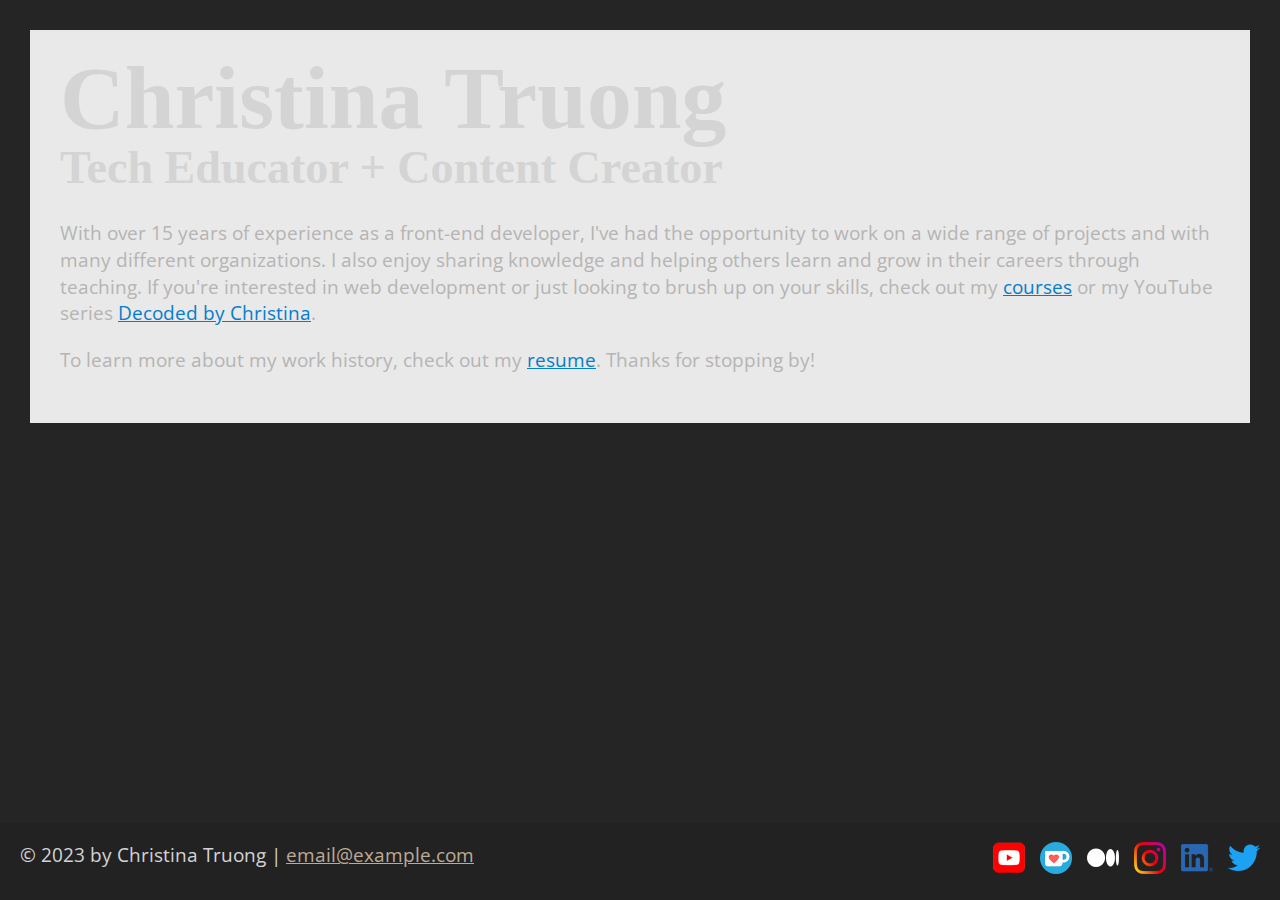
<file: index.html>
<!DOCTYPE html>
<html lang="en">
  <head>
    <meta charset="UTF-8">
    <meta name="viewport" content="width=device-width, initial-scale=1.0">
    <title>Christina Truong, Tech Educator and Content Creator</title>
    <link rel="preconnect" href="https://fonts.googleapis.com">
    <link rel="preconnect" href="https://fonts.gstatic.com" crossorigin>
    <link href="https://fonts.googleapis.com/css2?family=Caveat&family=Open+Sans&display=swap" rel="stylesheet">
    <link rel="stylesheet" href="css/styles.css">
  </head>
  <body class="home">
    <!-- //  INTRO  // -->
    <div class="content-wrapper">
      <div class="content-bg">
        <header>
          <!-- Start content edits below this line. -->
          <h1>Christina Truong</h1>
          <h2>Tech Educator + Content Creator</h2>

          <!-- End content edits here. -->
        </header>

        <!-- //  ABOUT ME  // -->
        <main>
          <p>With over 15 years of experience as a front-end developer, I've had the opportunity to work on a wide range of projects and with many different organizations. I also enjoy sharing knowledge and helping others learn and grow in their careers through teaching. If you're interested in web development or just looking to brush up on your skills, check out my <a href="https://christinatruong.com/courses/" target="_blank">courses</a> or my YouTube series <a href="https://www.youtube.com/@madebychristina" target="_blank">Decoded by Christina</a>.</p>

          <p>To learn more about my work history, check out my <a href="resume.html"> resume</a>. Thanks for stopping by!</p>
        </main>
      </div>
    </div>
    <!-- //  FOOTER INFO, SOCIAL MEDIA  // -->
    <footer>
      <p>© 2023 by Christina Truong |  <a href="mailto:email@example.com">email@example.com</a></p>

      <ul class="socials">
        <li>
          <a href="https://www.youtube.com/@madebychristina" target="_blank"><img src="images/icon-logo-youtube.png" alt="My YouTube channel"></a>
        </li>
        <li>
          <a href="https://ko-fi.com/christinatruong" target="_blank"><img src="images/icon-logo-ko-fi.png" alt="My Ko-Fi homepage"></a>
        </li>
        <li>
          <a href="https://medium.com/@christinatruong" target="_blank"><img src="images/icon-logo-medium.png" alt="My Medium homepage"></a>
        </li>
        <li>
          <a href="https://www.instagram.com/christina.is.online/" target="_blank"><img src="images/icon-logo-instagram.png" alt="My Instagram"></a>
        </li>
        <li>
          <a href="https://ca.linkedin.com/in/christinatruong" target="_blank"><img src="images/icon-logo-linkedin.png" alt="My LinkedIn profile"></a>
        </li>
        <li>
          <a href="https://twitter.com/christinatruong" target="_blank"><img src="images/icon-logo-twitter.png" alt="My Twitter profile"></a>
        </li>
      </ul>
    </footer>
  </body>
</html>
</file>
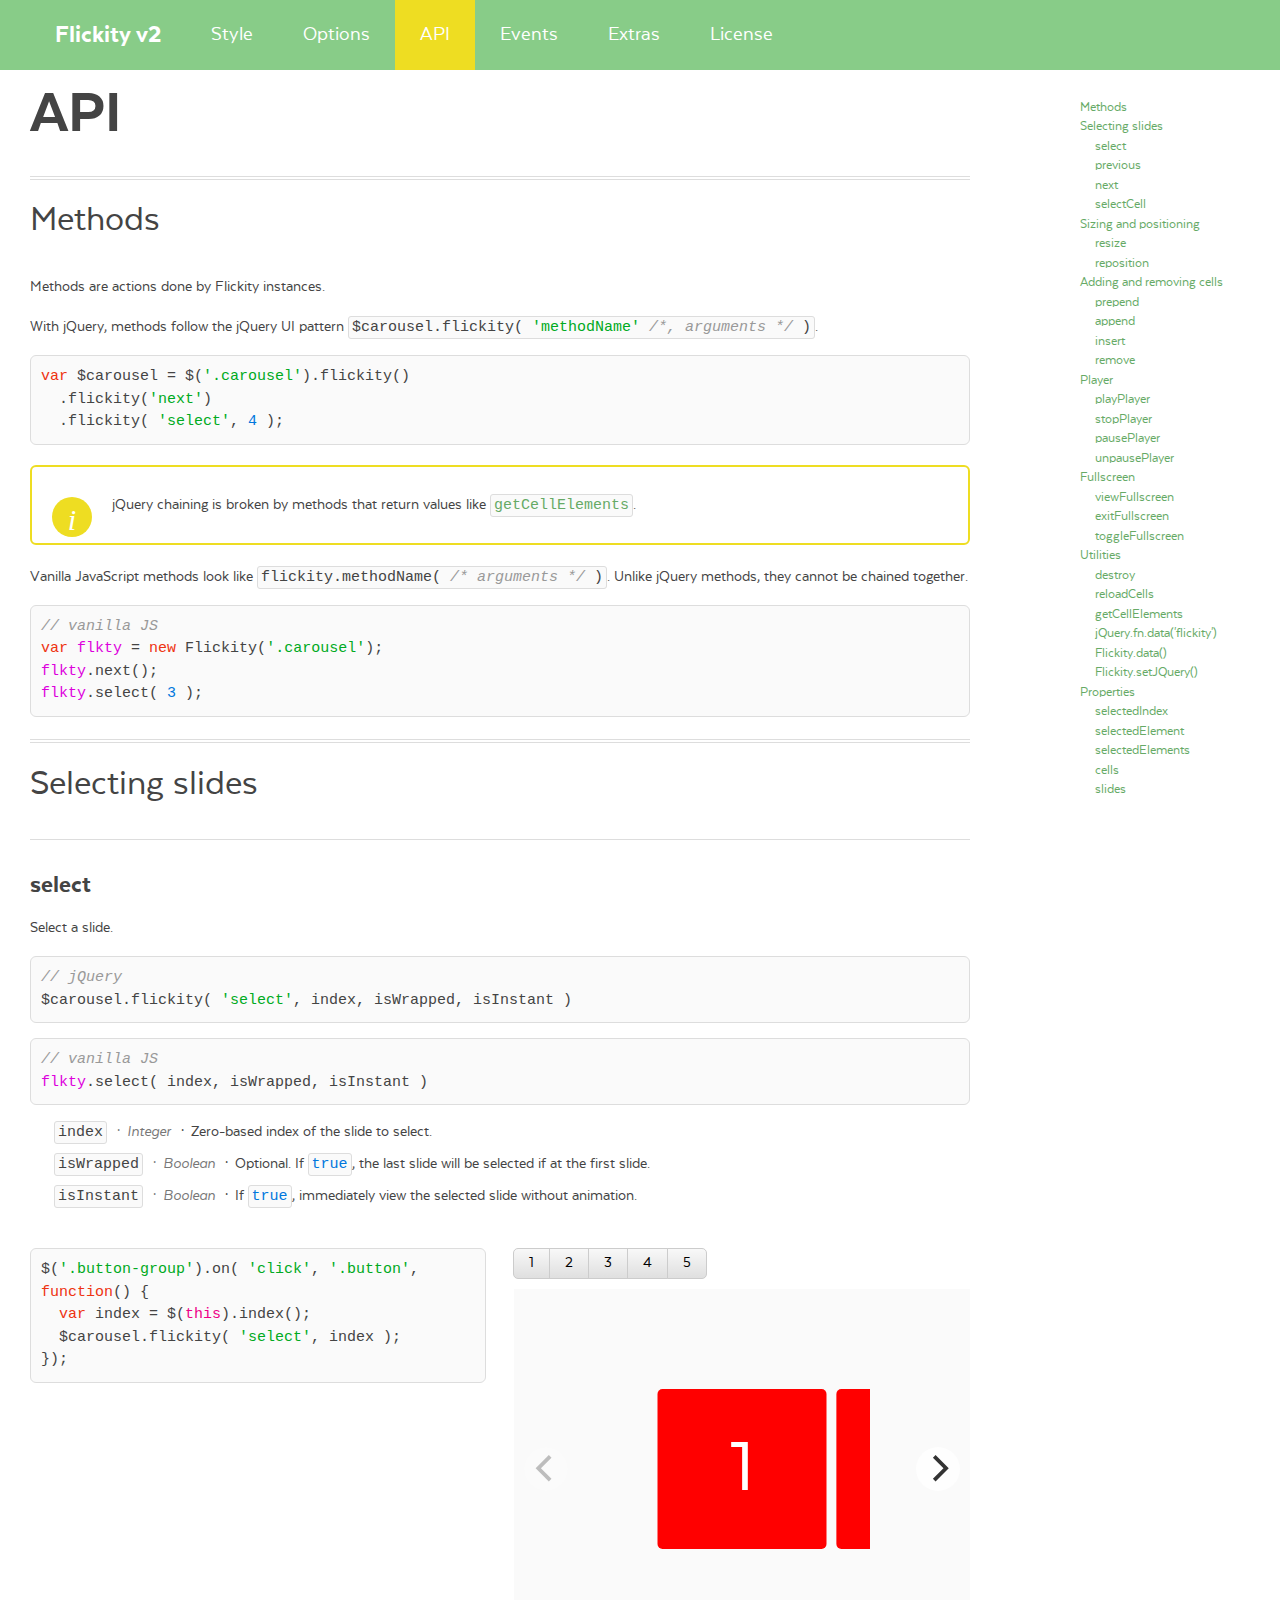
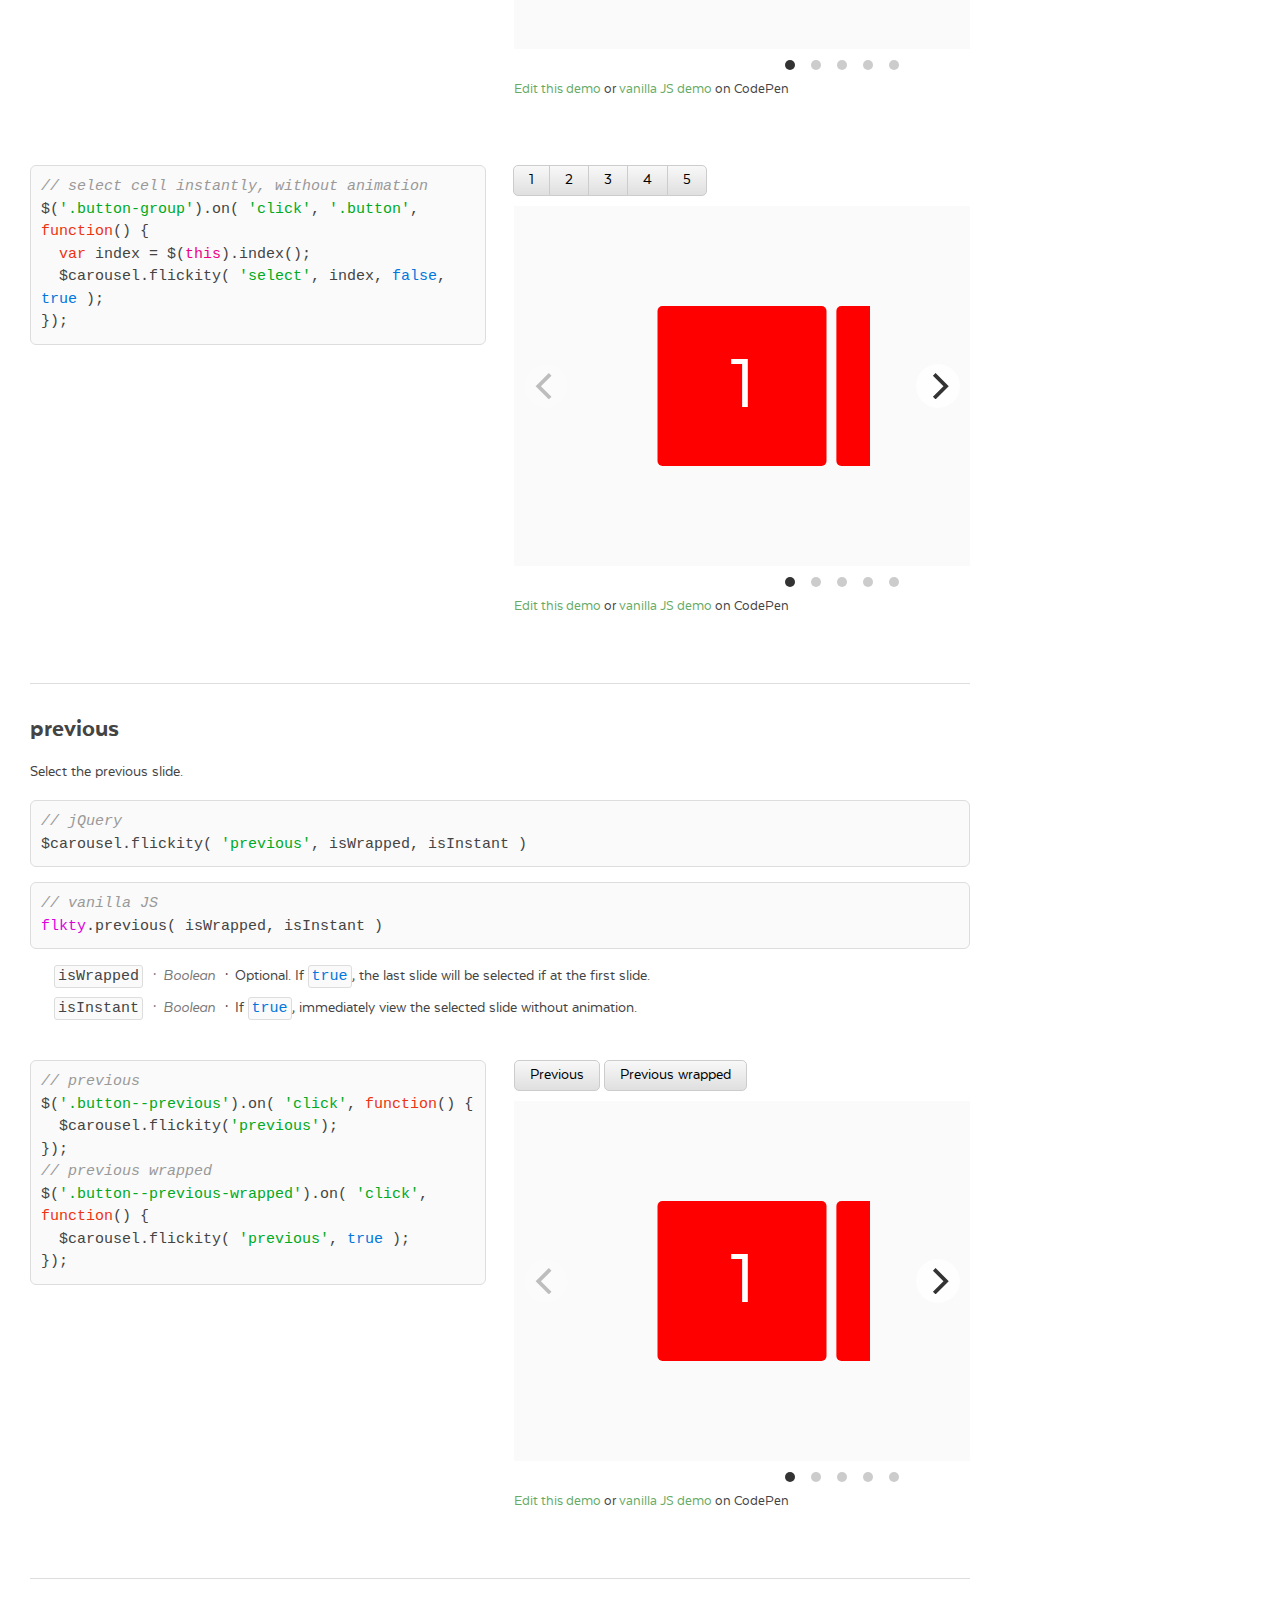
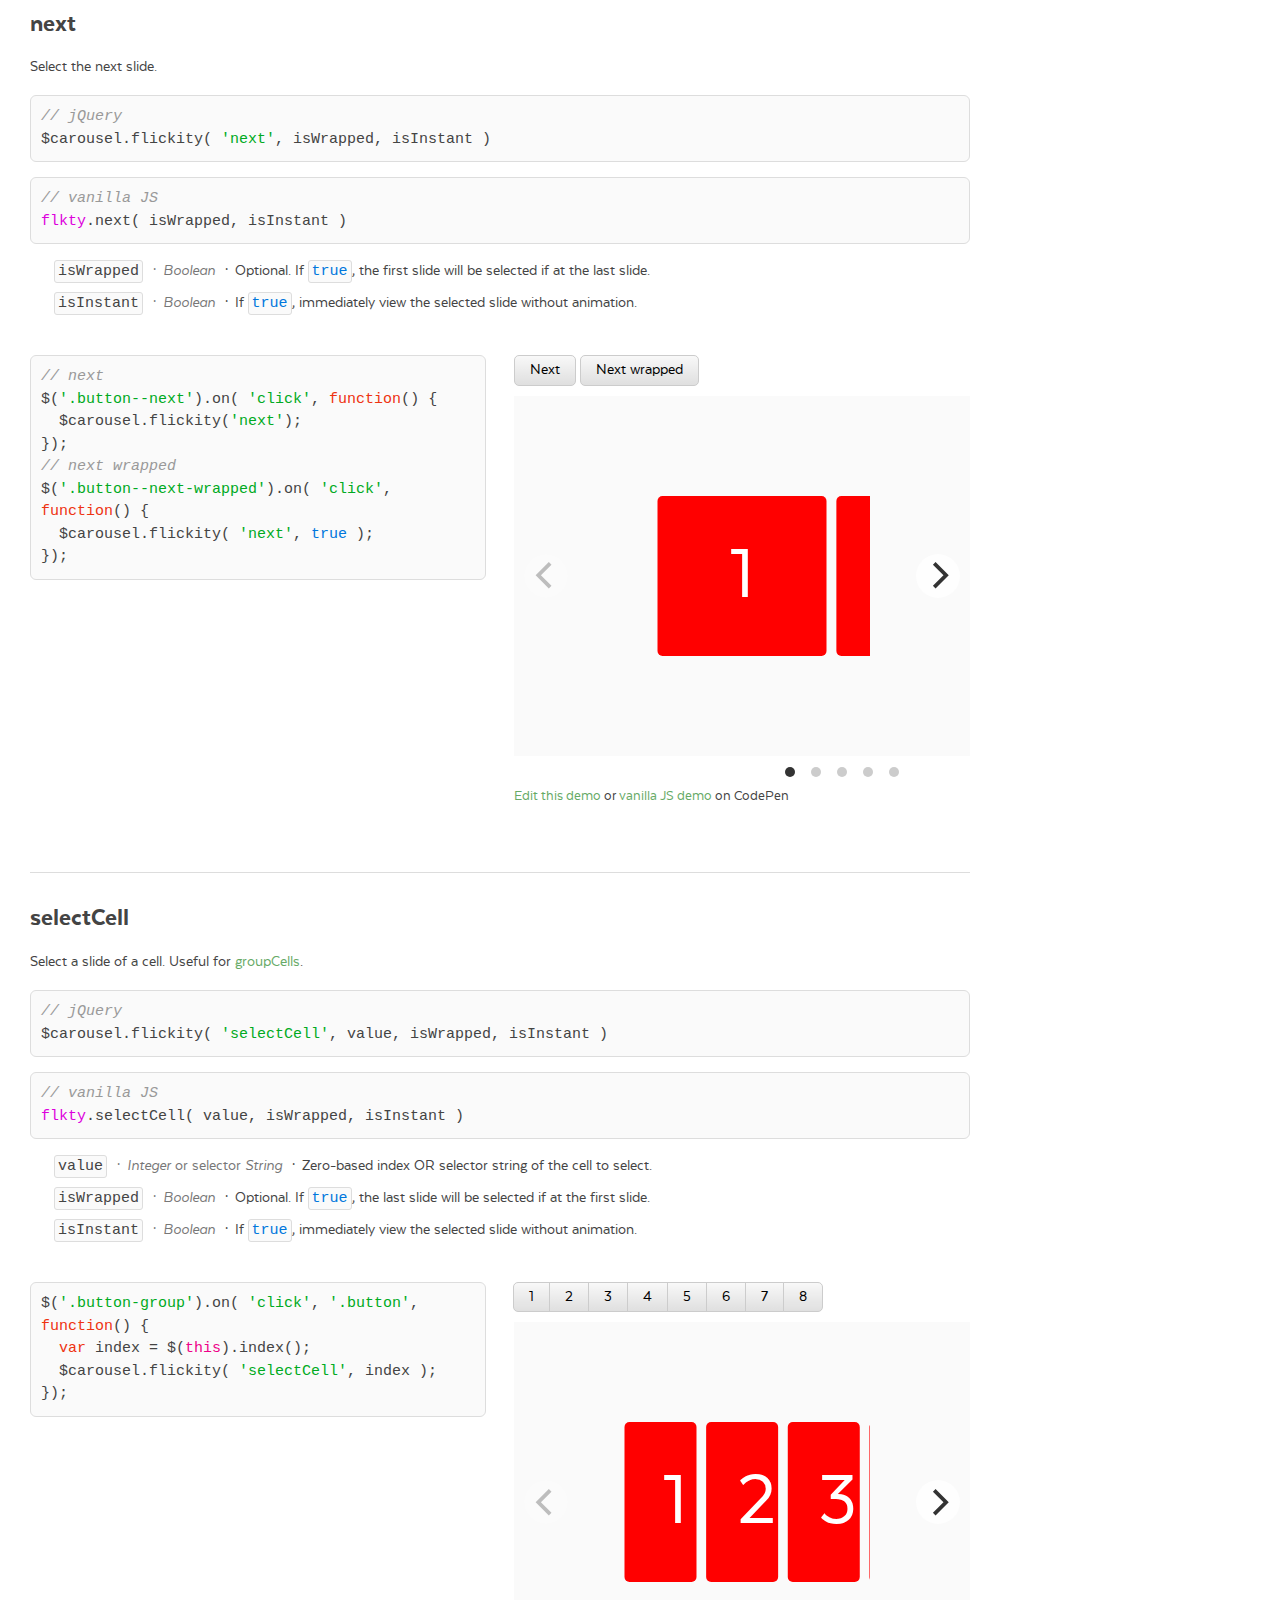
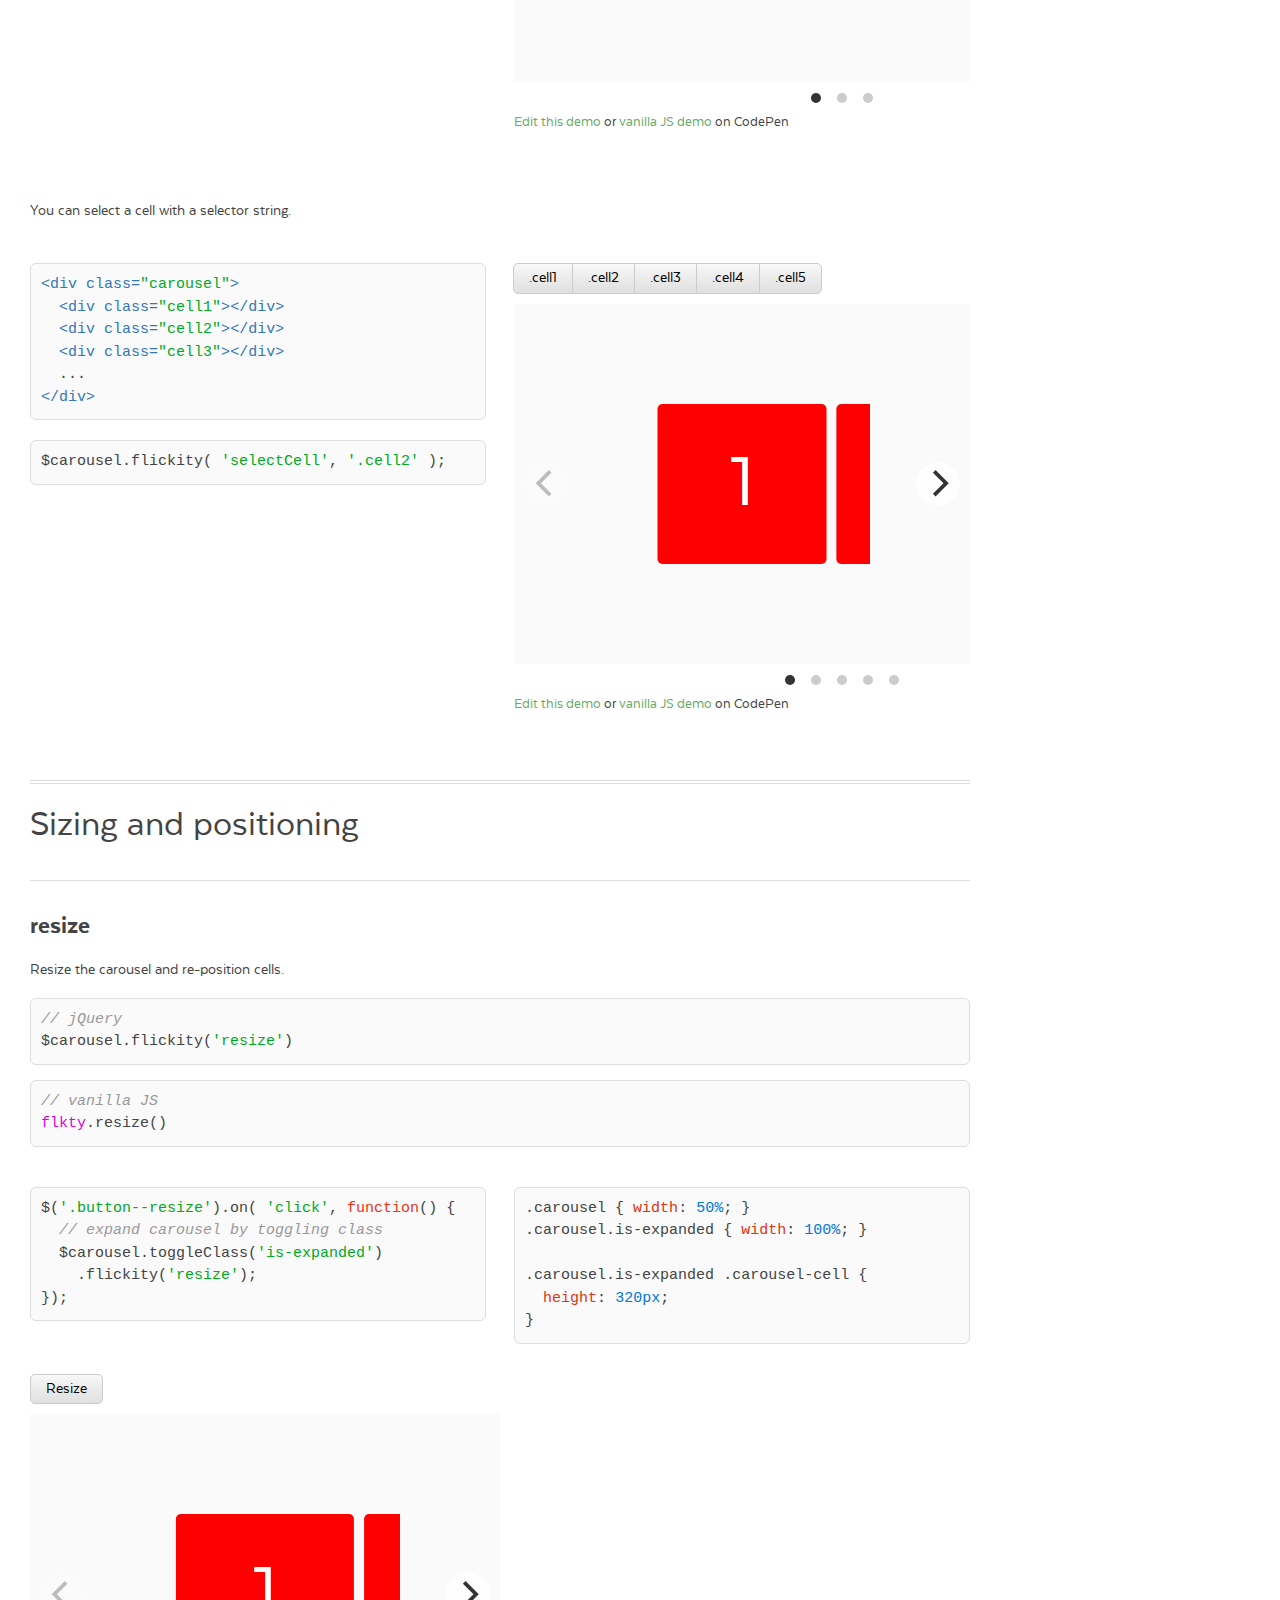
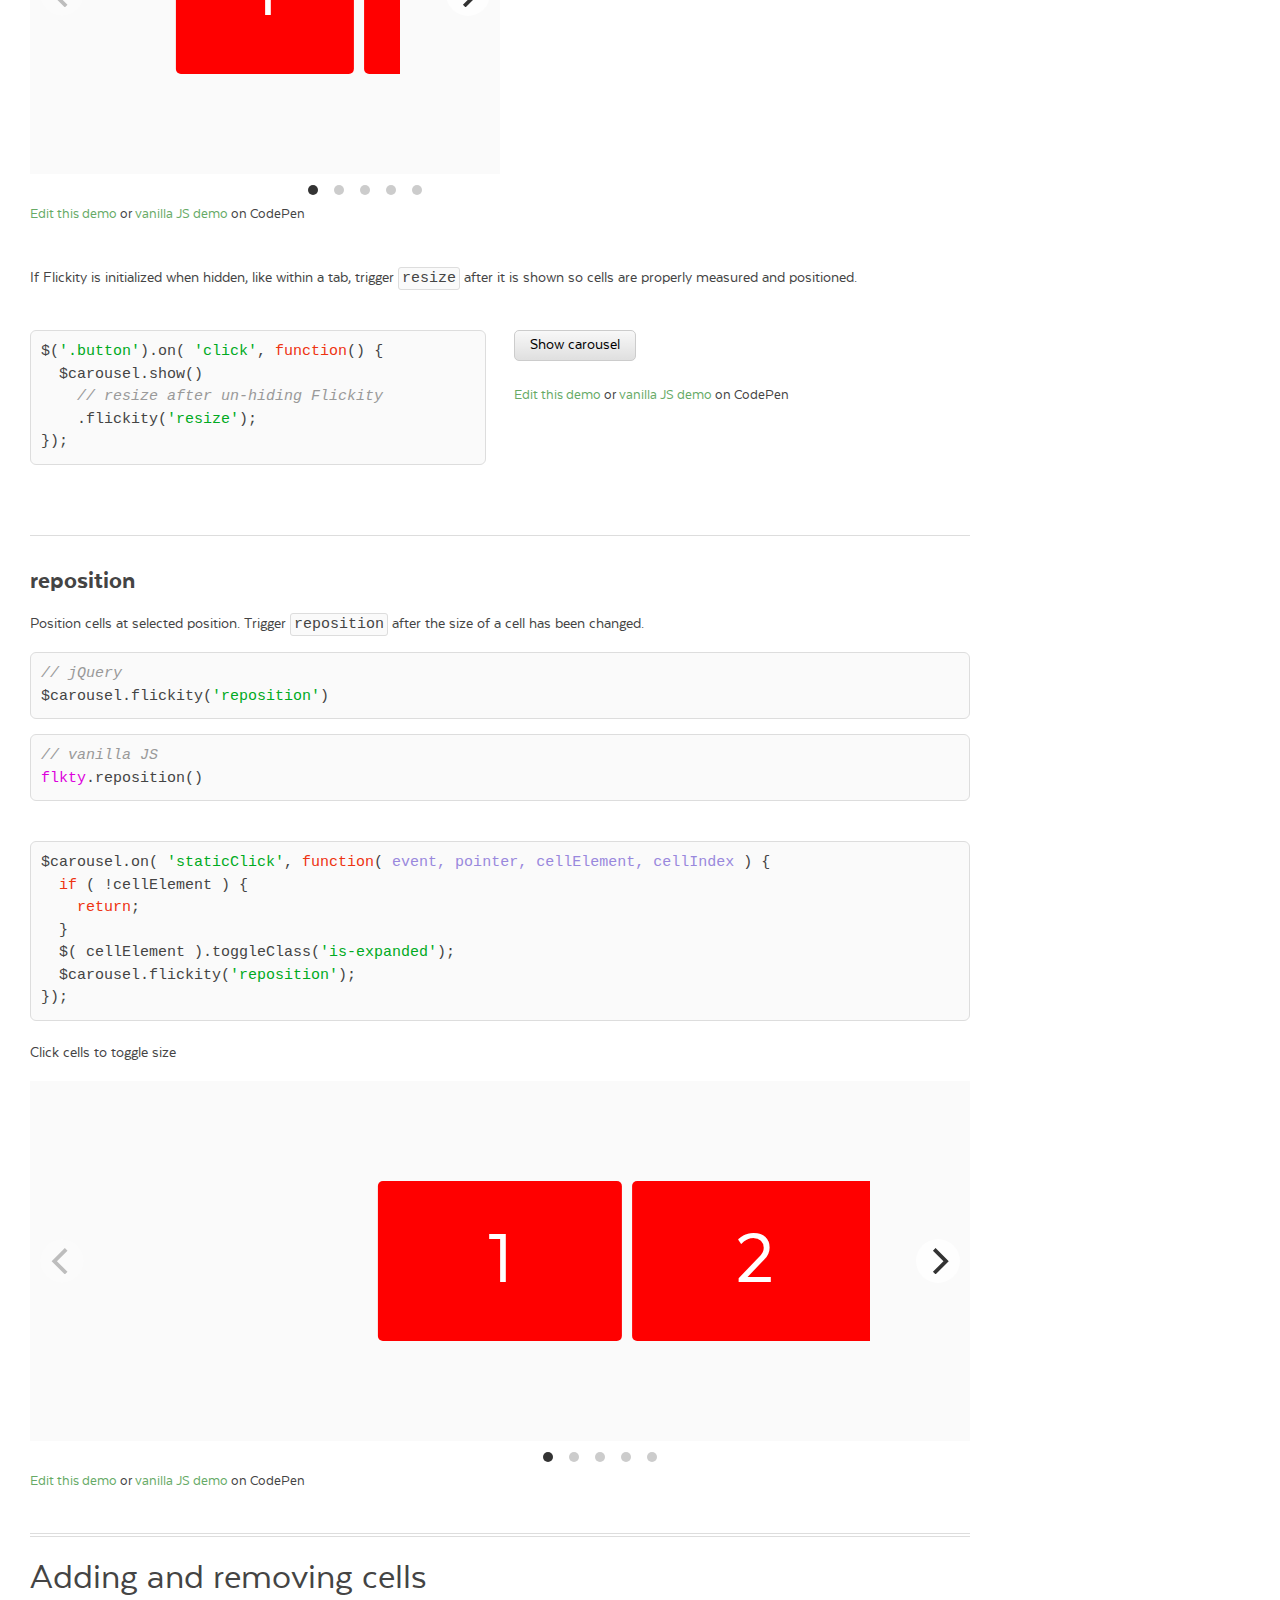
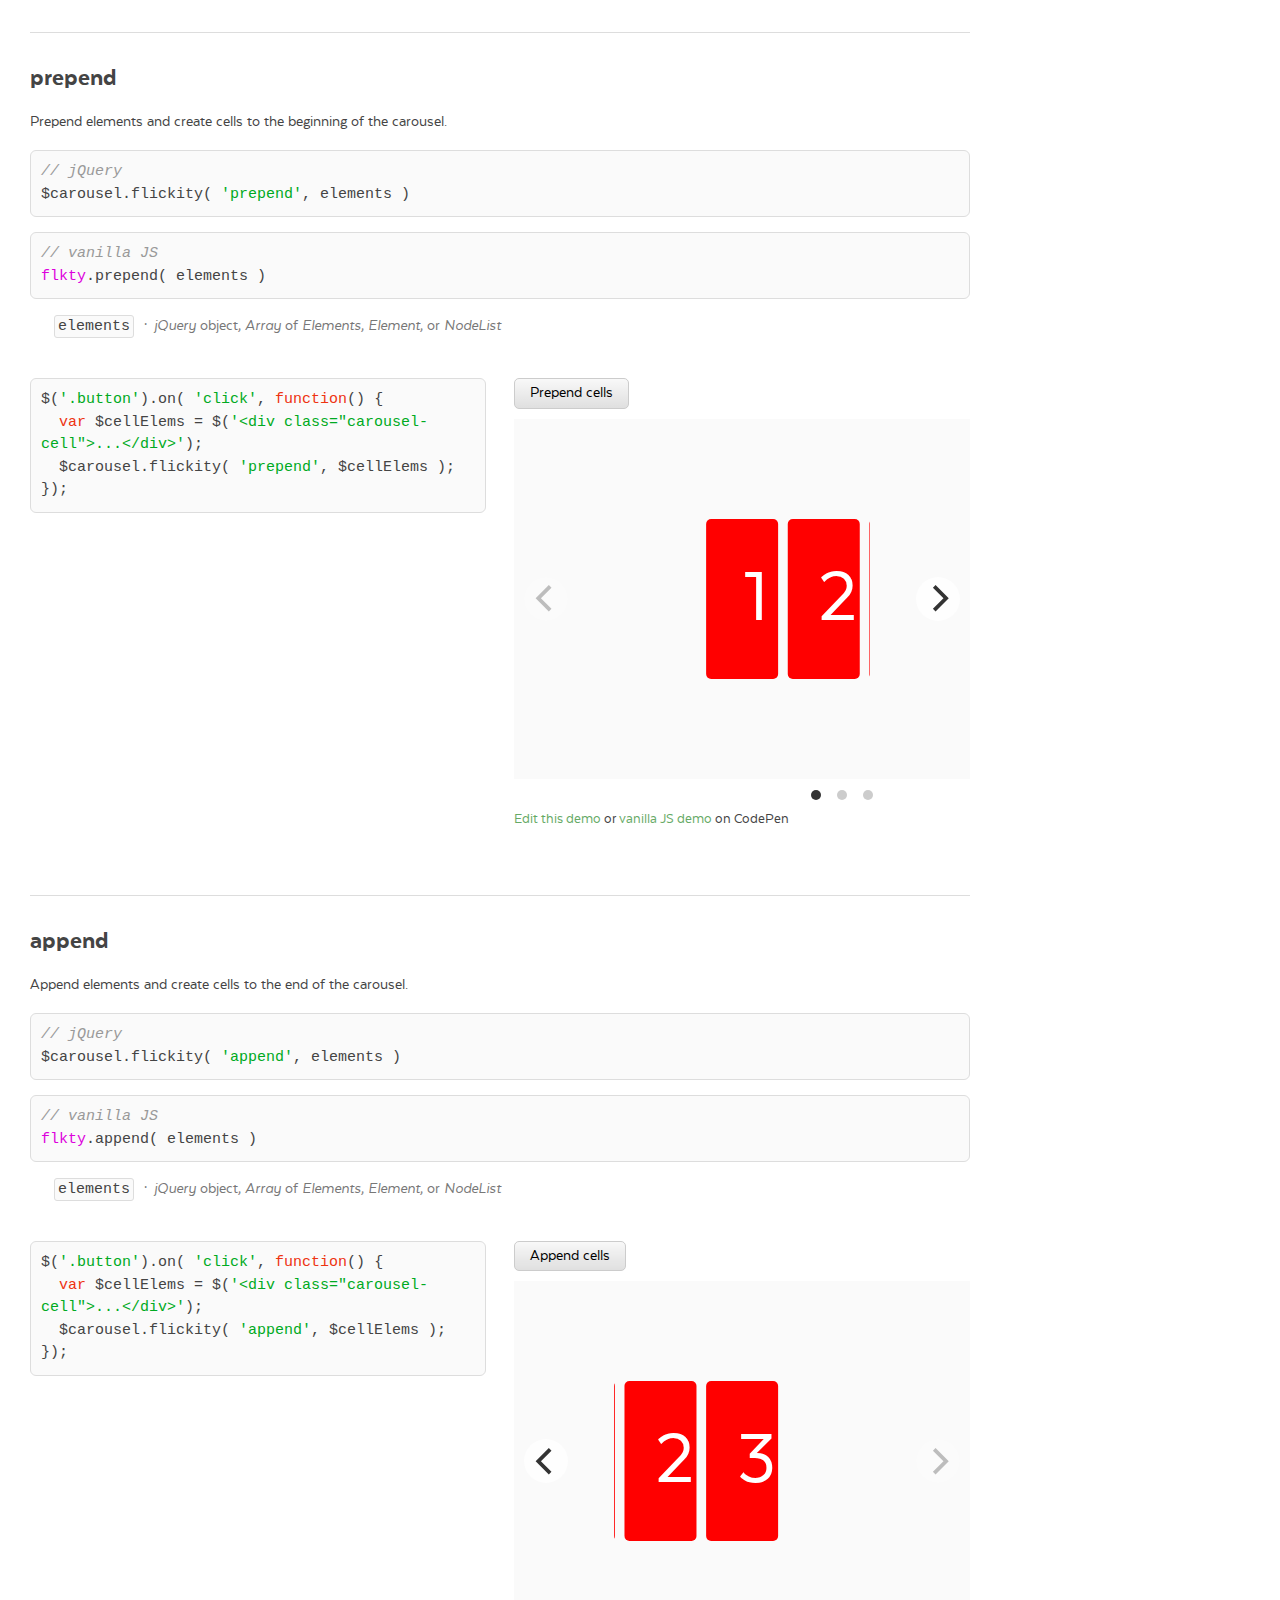
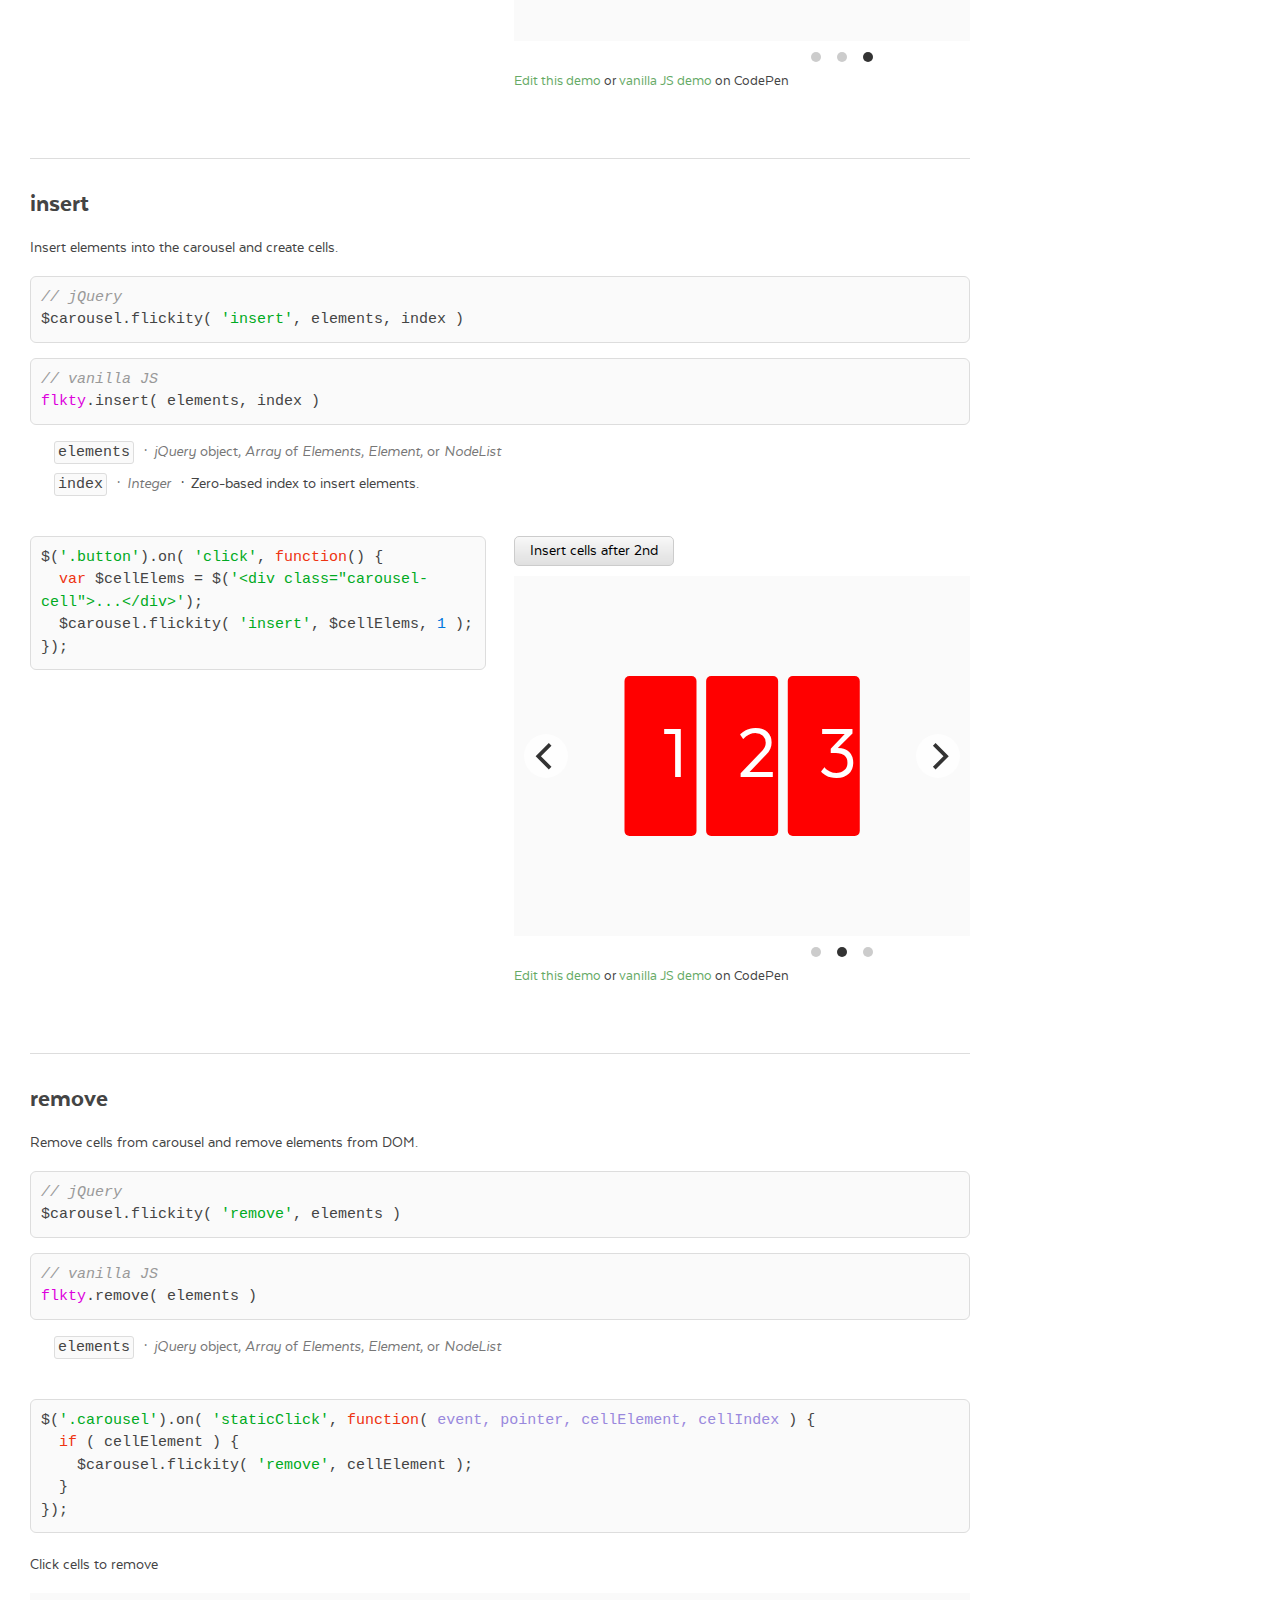
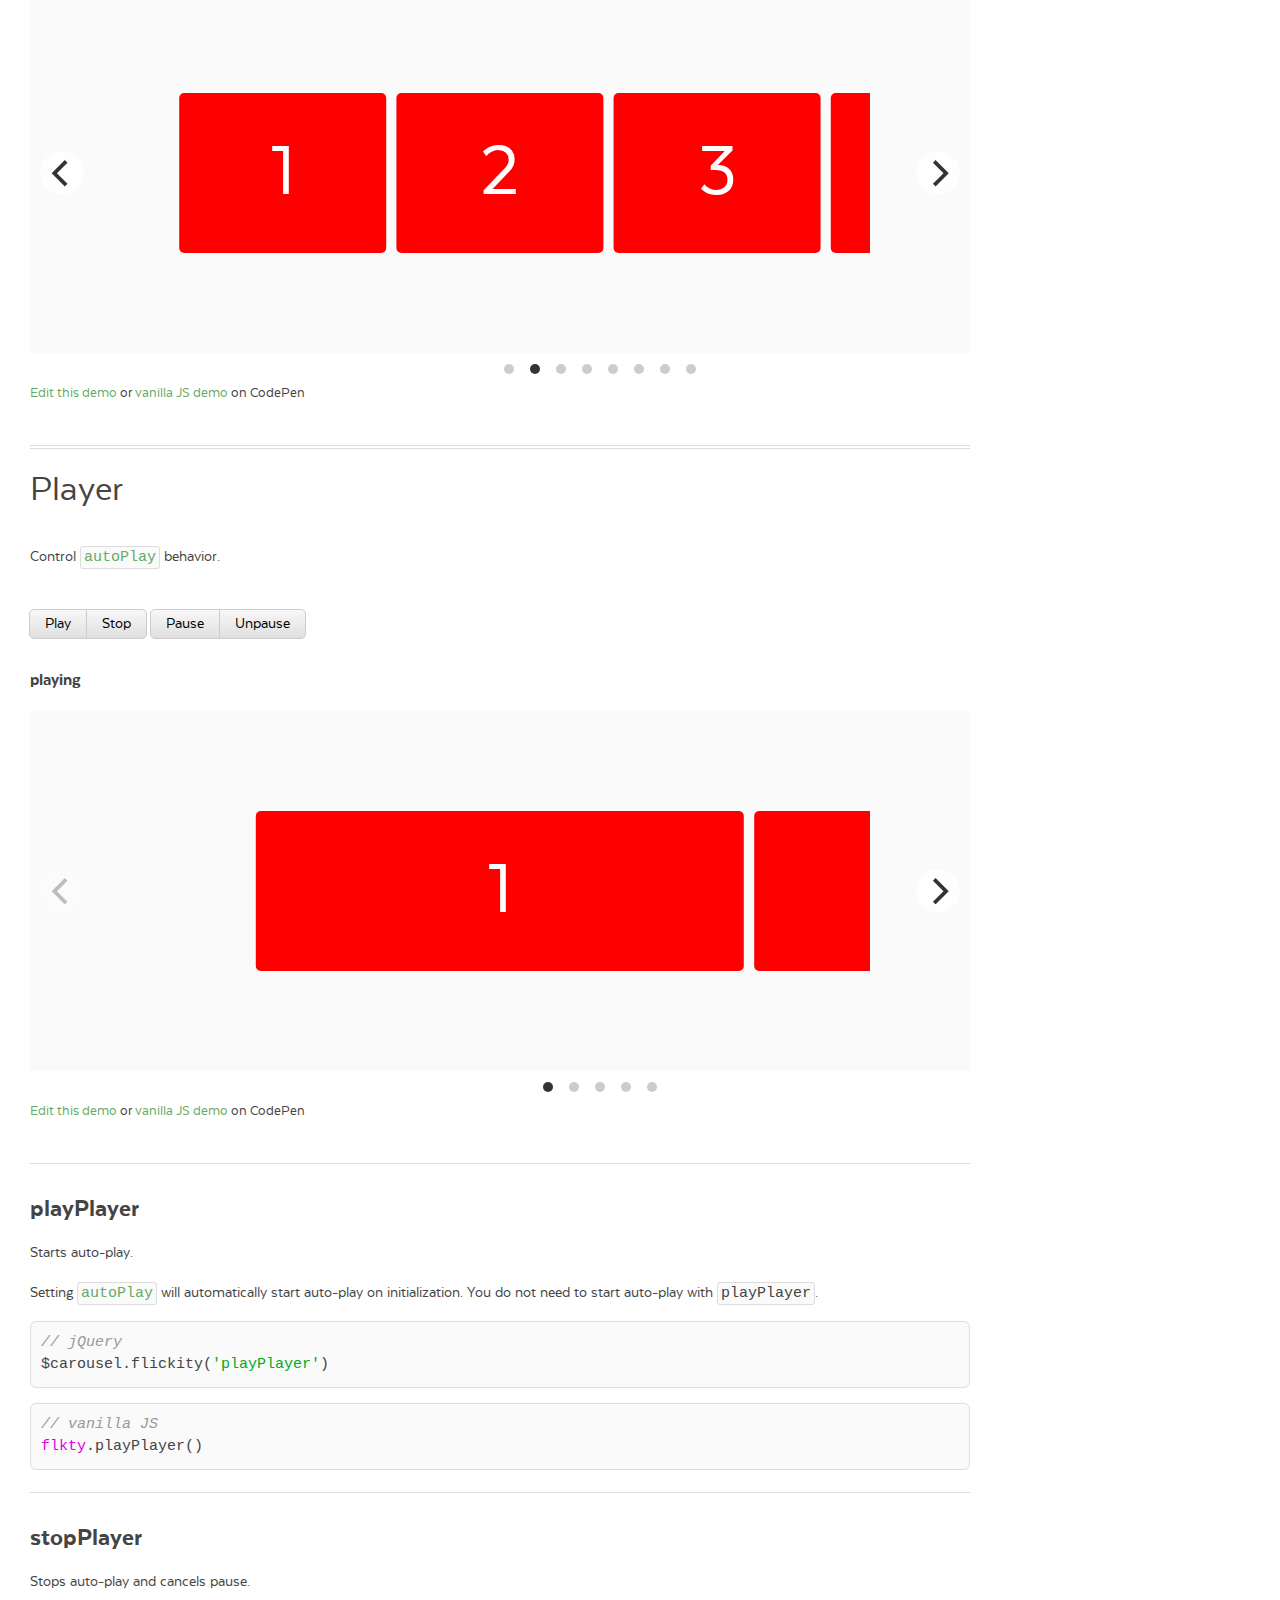
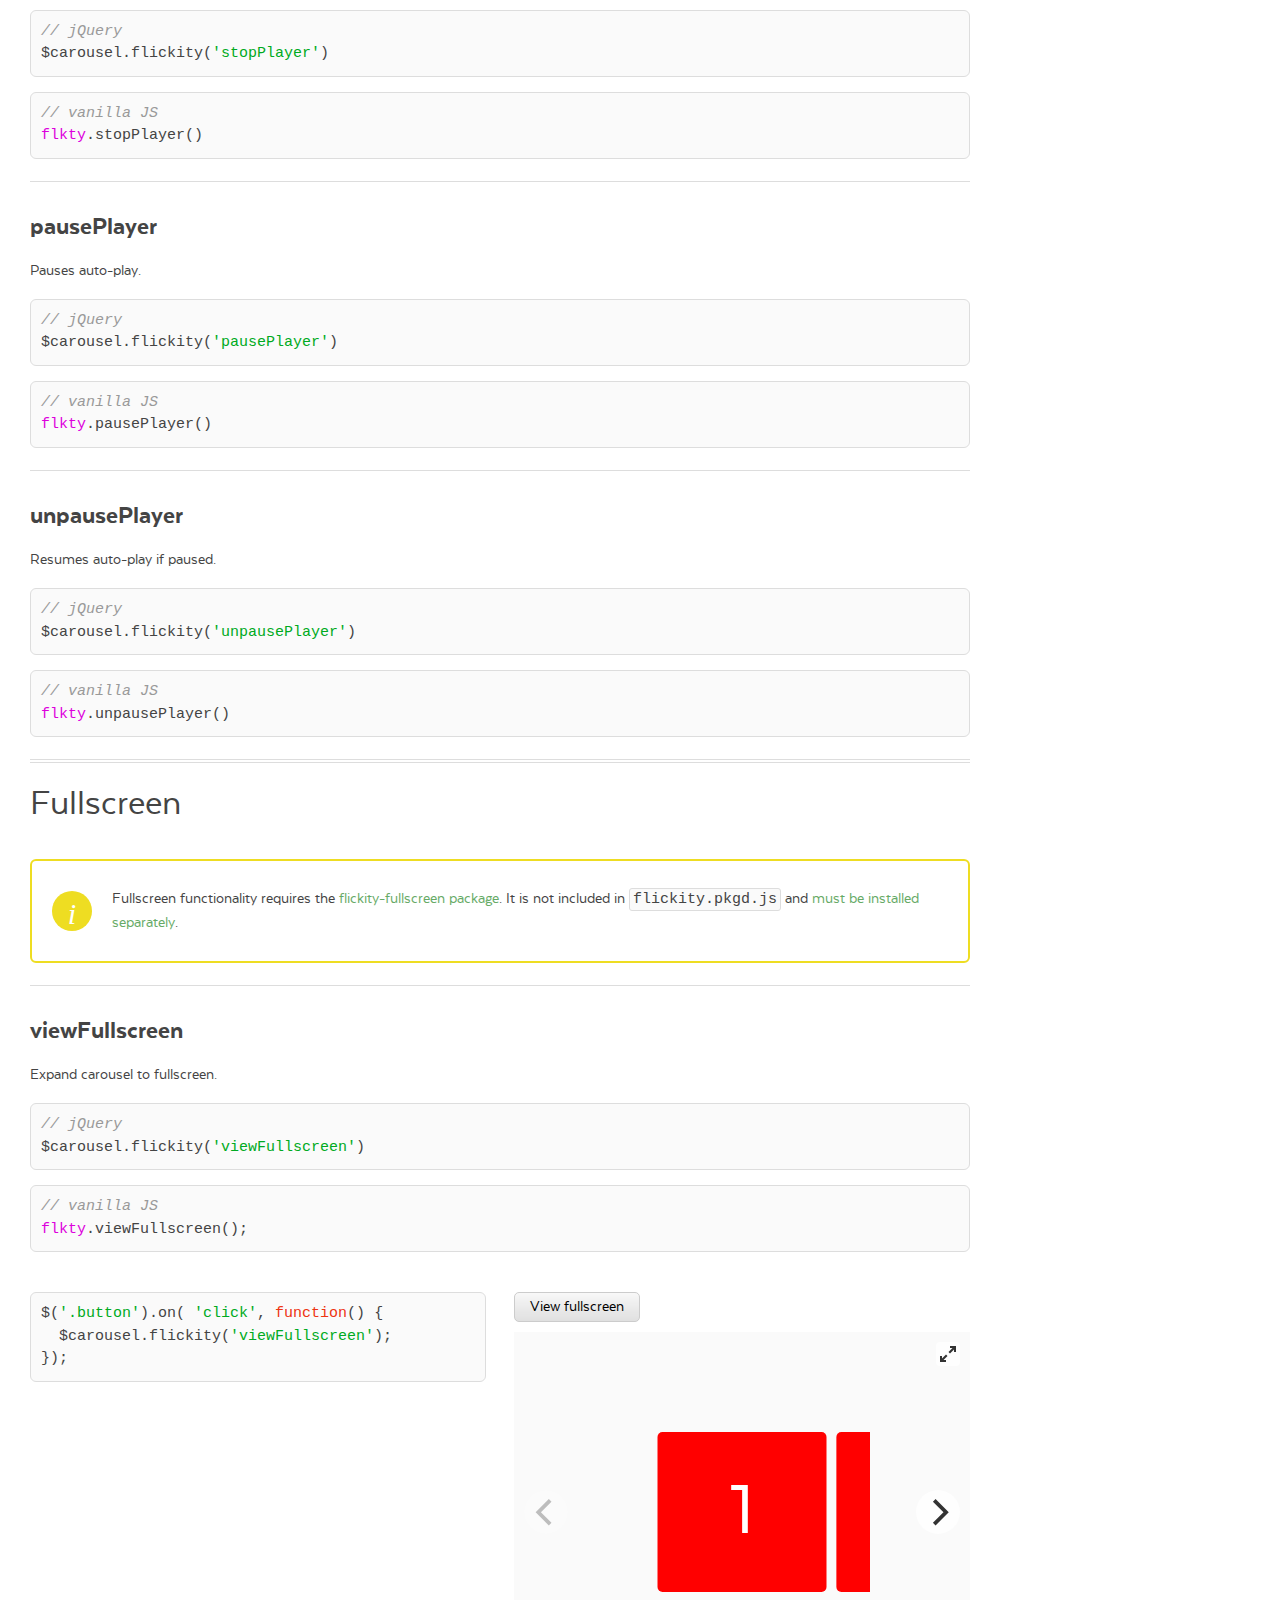
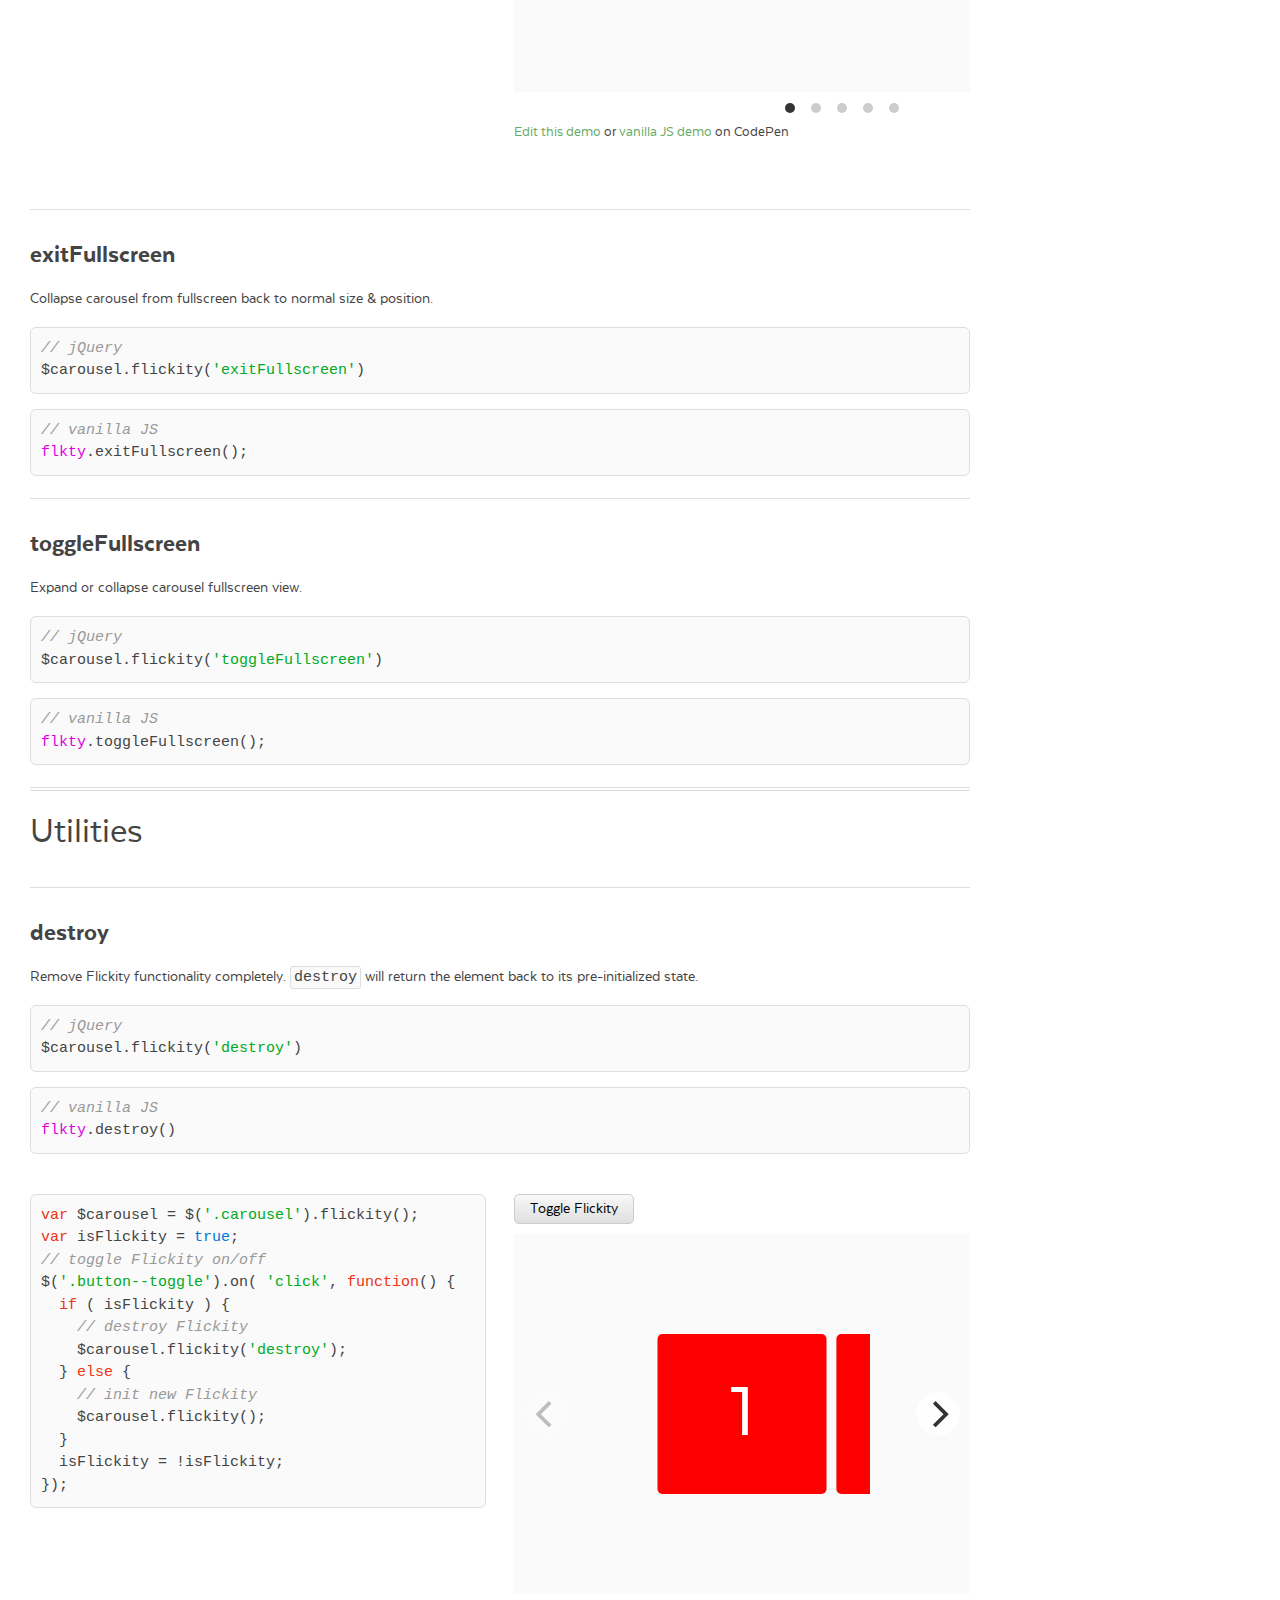
<file: docs/api.html>
<!DOCTYPE html><html lang="en" class="export"><head>
  <meta charset="utf-8">
  <meta name="description" content="Touch, responsive, flickable carousels">
  <meta name="viewport" content="width=device-width">

  <title>Flickity v2 · API</title>

    <link rel="stylesheet" href="css/flickity-docs.css?6" media="screen">

  <meta name="twitter:card" content="summary">
  <meta name="twitter:site" content="@metafizzyco">
  <meta name="twitter:url" content="https://flickity.metafizzy.co/api.html">
  <meta name="twitter:title" content="Flickity API">
  <meta name="twitter:description" content="Touch, responsive, flickable carousels">

</head>
<body class="page--api">


<nav class="site-nav">
  <div class="container">
    <ul class="site-nav__list">
      <li class="site-nav__item site-nav__item--homepage"><a href=".">Flickity v2</a></li>
      <li class="site-nav__item site-nav__item--style"><a href="style.html">Style</a></li>
      <li class="site-nav__item site-nav__item--options"><a href="options.html">Options</a></li>
      <li class="site-nav__item site-nav__item--api"><a href="api.html">API</a></li>
      <li class="site-nav__item site-nav__item--events"><a href="events.html">Events</a></li>
      <li class="site-nav__item site-nav__item--extras"><a href="extras.html">Extras</a></li>
      <li class="site-nav__item site-nav__item--license"><a href="license.html">License</a></li>
    </ul>
  </div>
</nav>


<div class="main">
  <div class="container">
      <h1 class="page-title">API</h1>


    <ul class="page-nav" data-js="page-nav">
<li class="page-nav__item page-nav__item--h2">
        <a href="#methods">Methods</a>
      </li><li class="page-nav__item page-nav__item--h2">
        <a href="#selecting-slides">Selecting slides</a>
      </li><li class="page-nav__item page-nav__item--h3">
        <a href="#select">select</a>
      </li><li class="page-nav__item page-nav__item--h3">
        <a href="#previous">previous</a>
      </li><li class="page-nav__item page-nav__item--h3">
        <a href="#next">next</a>
      </li><li class="page-nav__item page-nav__item--h3">
        <a href="#selectcell">selectCell</a>
      </li><li class="page-nav__item page-nav__item--h2">
        <a href="#sizing-and-positioning">Sizing and positioning</a>
      </li><li class="page-nav__item page-nav__item--h3">
        <a href="#resize">resize</a>
      </li><li class="page-nav__item page-nav__item--h3">
        <a href="#reposition">reposition</a>
      </li><li class="page-nav__item page-nav__item--h2">
        <a href="#adding-and-removing-cells">Adding and removing cells</a>
      </li><li class="page-nav__item page-nav__item--h3">
        <a href="#prepend">prepend</a>
      </li><li class="page-nav__item page-nav__item--h3">
        <a href="#append">append</a>
      </li><li class="page-nav__item page-nav__item--h3">
        <a href="#insert">insert</a>
      </li><li class="page-nav__item page-nav__item--h3">
        <a href="#remove">remove</a>
      </li><li class="page-nav__item page-nav__item--h2">
        <a href="#player">Player</a>
      </li><li class="page-nav__item page-nav__item--h3">
        <a href="#playplayer">playPlayer</a>
      </li><li class="page-nav__item page-nav__item--h3">
        <a href="#stopplayer">stopPlayer</a>
      </li><li class="page-nav__item page-nav__item--h3">
        <a href="#pauseplayer">pausePlayer</a>
      </li><li class="page-nav__item page-nav__item--h3">
        <a href="#unpauseplayer">unpausePlayer</a>
      </li><li class="page-nav__item page-nav__item--h2">
        <a href="#fullscreen">Fullscreen</a>
      </li><li class="page-nav__item page-nav__item--h3">
        <a href="#viewfullscreen">viewFullscreen</a>
      </li><li class="page-nav__item page-nav__item--h3">
        <a href="#exitfullscreen">exitFullscreen</a>
      </li><li class="page-nav__item page-nav__item--h3">
        <a href="#togglefullscreen">toggleFullscreen</a>
      </li><li class="page-nav__item page-nav__item--h2">
        <a href="#utilities">Utilities</a>
      </li><li class="page-nav__item page-nav__item--h3">
        <a href="#destroy">destroy</a>
      </li><li class="page-nav__item page-nav__item--h3">
        <a href="#reloadcells">reloadCells</a>
      </li><li class="page-nav__item page-nav__item--h3">
        <a href="#getcellelements">getCellElements</a>
      </li><li class="page-nav__item page-nav__item--h3">
        <a href="#jquery-fn-data-flickity">jQuery.fn.data('flickity')</a>
      </li><li class="page-nav__item page-nav__item--h3">
        <a href="#flickity-data">Flickity.data()</a>
      </li><li class="page-nav__item page-nav__item--h3">
        <a href="#flickity-setjquery">Flickity.setJQuery()</a>
      </li><li class="page-nav__item page-nav__item--h2">
        <a href="#properties">Properties</a>
      </li><li class="page-nav__item page-nav__item--h3">
        <a href="#selectedindex">selectedIndex</a>
      </li><li class="page-nav__item page-nav__item--h3">
        <a href="#selectedelement">selectedElement</a>
      </li><li class="page-nav__item page-nav__item--h3">
        <a href="#selectedelements">selectedElements</a>
      </li><li class="page-nav__item page-nav__item--h3">
        <a href="#cells">cells</a>
      </li><li class="page-nav__item page-nav__item--h3">
        <a href="#slides">slides</a>
      </li></ul>


<h2 id="methods">Methods</h2>

<p>Methods are actions done by Flickity instances.</p>

<p>With jQuery, methods follow the jQuery UI pattern
  <code>$carousel.flickity( <span class="string">'methodName'</span> <span class="comment">/*, arguments */</span> )</code>.</p>
<pre><code class=" js
"><span class="keyword">var</span> $carousel = $(<span class="string">'.carousel'</span>).flickity()
  .flickity(<span class="string">'next'</span>)
  .flickity( <span class="string">'select'</span>, <span class="number">4</span> );
</code></pre>

<div class="call-out">
  <p>jQuery chaining is broken by methods that return values like <a href="#getcellelements"><code>getCellElements</code></a>.</p>
</div>

<p>Vanilla JavaScript methods look like
  <code>flickity.methodName( <span class="comment">/* arguments */</span> )</code>. Unlike jQuery methods, they cannot be chained together.</p>
<pre><code class=" js
"><span class="comment">// vanilla JS</span>
<span class="keyword">var</span> <span class="flickity_var">flkty</span> = <span class="keyword">new</span> <span class="flickity_keyword">Flickity</span>(<span class="string">'.carousel'</span>);
<span class="flickity_var">flkty</span>.next();
<span class="flickity_var">flkty</span>.select( <span class="number">3</span> );
</code></pre>

<h2 id="selecting-slides">Selecting slides</h2>

<h3 id="select">select</h3>

<p>Select a slide.</p>
<pre><code class=" js
"><span class="comment">// jQuery</span>
$carousel.flickity( <span class="string">'select'</span>, index, isWrapped, isInstant )
</code></pre><pre><code class=" js
"><span class="comment">// vanilla JS</span>
<span class="flickity_var">flkty</span>.select( index, isWrapped, isInstant )
</code></pre>

<p class="argument">
  <code class="argument__code">index</code>
  <span class="argument__type"><i>Integer</i></span>
  <span class="argument__description">Zero-based index of the slide to select.</span>
</p>
<p class="argument">
  <code class="argument__code">isWrapped</code>
  <span class="argument__type"><i>Boolean</i></span>
  <span class="argument__description">Optional. If <code><span class="literal">true</span></code>, the last slide will be selected if at the first slide.</span>
</p>
<p class="argument">
  <code class="argument__code">isInstant</code>
  <span class="argument__type"><i>Boolean</i></span>
  <span class="argument__description">If <code><span class="literal">true</span></code>, immediately view the selected slide without animation.</span>
</p>

<div class="example duo">
  <div class="example__code duo__cell"><pre><code class=" js
">$(<span class="string">'.button-group'</span>).on( <span class="string">'click'</span>, <span class="string">'.button'</span>, <span class="function"><span class="keyword">function</span>(<span class="params"></span>) </span>{
  <span class="keyword">var</span> index = $(<span class="built_in">this</span>).index();
  $carousel.flickity( <span class="string">'select'</span>, index );
});
</code></pre>
  </div>
  <div class="example__demo duo__cell" data-js="select">
    <div class="button-row button-group">
      <button class="button">1</button>
      <button class="button">2</button>
      <button class="button">3</button>
      <button class="button">4</button>
      <button class="button">5</button>
    </div>
    <div class="carousel">
      <div class="carousel-cell"></div>
      <div class="carousel-cell"></div>
      <div class="carousel-cell"></div>
      <div class="carousel-cell"></div>
      <div class="carousel-cell"></div>
    </div>
    <p class="edit-demo">
        <a href="https://codepen.io/desandro/pen/yyvYeN">Edit this demo</a>
        or <a href="https://codepen.io/desandro/pen/ByYoKM">vanilla JS demo</a> on CodePen
    </p>
  </div>
</div>

<div class="example duo">
  <div class="example__code duo__cell"><pre><code class=" js
"><span class="comment">// select cell instantly, without animation</span>
$(<span class="string">'.button-group'</span>).on( <span class="string">'click'</span>, <span class="string">'.button'</span>, <span class="function"><span class="keyword">function</span>(<span class="params"></span>) </span>{
  <span class="keyword">var</span> index = $(<span class="built_in">this</span>).index();
  $carousel.flickity( <span class="string">'select'</span>, index, <span class="literal">false</span>, <span class="literal">true</span> );
});
</code></pre>
  </div>
  <div class="example__demo duo__cell" data-js="select-instant">
    <div class="button-row button-group">
      <button class="button">1</button>
      <button class="button">2</button>
      <button class="button">3</button>
      <button class="button">4</button>
      <button class="button">5</button>
    </div>
    <div class="carousel">
      <div class="carousel-cell"></div>
      <div class="carousel-cell"></div>
      <div class="carousel-cell"></div>
      <div class="carousel-cell"></div>
      <div class="carousel-cell"></div>
    </div>
    <p class="edit-demo">
        <a href="https://codepen.io/desandro/pen/pggQeL">Edit this demo</a>
        or <a href="https://codepen.io/desandro/pen/OMMamp">vanilla JS demo</a> on CodePen
    </p>
  </div>
</div>


<h3 id="previous">previous</h3>

<p>Select the previous slide.</p>
<pre><code class=" js
"><span class="comment">// jQuery</span>
$carousel.flickity( <span class="string">'previous'</span>, isWrapped, isInstant )
</code></pre><pre><code class=" js
"><span class="comment">// vanilla JS</span>
<span class="flickity_var">flkty</span>.previous( isWrapped, isInstant )
</code></pre>

<p class="argument">
  <code class="argument__code">isWrapped</code>
  <span class="argument__type"><i>Boolean</i></span>
  <span class="argument__description">Optional. If <code><span class="literal">true</span></code>, the last slide will be selected if at the first slide.</span>
</p>
<p class="argument">
  <code class="argument__code">isInstant</code>
  <span class="argument__type"><i>Boolean</i></span>
  <span class="argument__description">If <code><span class="literal">true</span></code>, immediately view the selected slide without animation.</span>
</p>

<div class="example duo">
  <div class="example__code duo__cell"><pre><code class=" js
"><span class="comment">// previous</span>
$(<span class="string">'.button--previous'</span>).on( <span class="string">'click'</span>, <span class="function"><span class="keyword">function</span>(<span class="params"></span>) </span>{
  $carousel.flickity(<span class="string">'previous'</span>);
});
<span class="comment">// previous wrapped</span>
$(<span class="string">'.button--previous-wrapped'</span>).on( <span class="string">'click'</span>, <span class="function"><span class="keyword">function</span>(<span class="params"></span>) </span>{
  $carousel.flickity( <span class="string">'previous'</span>, <span class="literal">true</span> );
});
</code></pre>
  </div>
  <div class="example__demo duo__cell" data-js="previous">
    <div class="button-row">
      <button class="button button--previous">Previous</button>
      <button class="button button--previous-wrapped">Previous wrapped</button>
    </div>
    <div class="carousel">
      <div class="carousel-cell"></div>
      <div class="carousel-cell"></div>
      <div class="carousel-cell"></div>
      <div class="carousel-cell"></div>
      <div class="carousel-cell"></div>
    </div>
    <p class="edit-demo">
        <a href="https://codepen.io/desandro/pen/emVpdz">Edit this demo</a>
        or <a href="https://codepen.io/desandro/pen/PwQPGX">vanilla JS demo</a> on CodePen
    </p>
  </div>
</div>


<h3 id="next">next</h3>

<p>Select the next slide.</p>
<pre><code class=" js
"><span class="comment">// jQuery</span>
$carousel.flickity( <span class="string">'next'</span>, isWrapped, isInstant )
</code></pre><pre><code class=" js
"><span class="comment">// vanilla JS</span>
<span class="flickity_var">flkty</span>.next( isWrapped, isInstant )
</code></pre>

<p class="argument">
  <code class="argument__code">isWrapped</code>
  <span class="argument__type"><i>Boolean</i></span>
  <span class="argument__description">Optional. If <code><span class="literal">true</span></code>, the first slide will be selected if at the last slide.</span>
</p>
<p class="argument">
  <code class="argument__code">isInstant</code>
  <span class="argument__type"><i>Boolean</i></span>
  <span class="argument__description">If <code><span class="literal">true</span></code>, immediately view the selected slide without animation.</span>
</p>

<div class="example duo">
  <div class="example__code duo__cell"><pre><code class=" js
"><span class="comment">// next</span>
$(<span class="string">'.button--next'</span>).on( <span class="string">'click'</span>, <span class="function"><span class="keyword">function</span>(<span class="params"></span>) </span>{
  $carousel.flickity(<span class="string">'next'</span>);
});
<span class="comment">// next wrapped</span>
$(<span class="string">'.button--next-wrapped'</span>).on( <span class="string">'click'</span>, <span class="function"><span class="keyword">function</span>(<span class="params"></span>) </span>{
  $carousel.flickity( <span class="string">'next'</span>, <span class="literal">true</span> );
});
</code></pre>
  </div>
  <div class="example__demo duo__cell" data-js="next">
    <div class="button-row">
      <button class="button button--next">Next</button>
      <button class="button button--next-wrapped">Next wrapped</button>
    </div>
    <div class="carousel">
      <div class="carousel-cell"></div>
      <div class="carousel-cell"></div>
      <div class="carousel-cell"></div>
      <div class="carousel-cell"></div>
      <div class="carousel-cell"></div>
    </div>
    <p class="edit-demo">
        <a href="https://codepen.io/desandro/pen/JopYby">Edit this demo</a>
        or <a href="https://codepen.io/desandro/pen/gbvaLQ">vanilla JS demo</a> on CodePen
    </p>
  </div>
</div>


<h3 id="selectcell">selectCell</h3>

<p>Select a slide of a cell. Useful for <a href="options.html#groupcells">groupCells</a>.</p>
<pre><code class=" js
"><span class="comment">// jQuery</span>
$carousel.flickity( <span class="string">'selectCell'</span>, value, isWrapped, isInstant )
</code></pre><pre><code class=" js
"><span class="comment">// vanilla JS</span>
<span class="flickity_var">flkty</span>.selectCell( value, isWrapped, isInstant )
</code></pre>

<p class="argument">
  <code class="argument__code">value</code>
  <span class="argument__type"><i>Integer</i> or selector <i>String</i></span>
  <span class="argument__description">Zero-based index OR selector string of the cell to select.</span>
</p>
<p class="argument">
  <code class="argument__code">isWrapped</code>
  <span class="argument__type"><i>Boolean</i></span>
  <span class="argument__description">Optional. If <code><span class="literal">true</span></code>, the last slide will be selected if at the first slide.</span>
</p>
<p class="argument">
  <code class="argument__code">isInstant</code>
  <span class="argument__type"><i>Boolean</i></span>
  <span class="argument__description">If <code><span class="literal">true</span></code>, immediately view the selected slide without animation.</span>
</p>

<div class="example duo">
  <div class="example__code duo__cell"><pre><code class=" js
">$(<span class="string">'.button-group'</span>).on( <span class="string">'click'</span>, <span class="string">'.button'</span>, <span class="function"><span class="keyword">function</span>(<span class="params"></span>) </span>{
  <span class="keyword">var</span> index = $(<span class="built_in">this</span>).index();
  $carousel.flickity( <span class="string">'selectCell'</span>, index );
});
</code></pre>
  </div>
  <div class="example__demo duo__cell" data-js="select-cell">
    <div class="button-row button-group">
      <button class="button">1</button>
      <button class="button">2</button>
      <button class="button">3</button>
      <button class="button">4</button>
      <button class="button">5</button>
      <button class="button">6</button>
      <button class="button">7</button>
      <button class="button">8</button>
    </div>
    <div class="carousel carousel--show-several">
      <div class="carousel-cell"></div>
      <div class="carousel-cell"></div>
      <div class="carousel-cell"></div>
      <div class="carousel-cell"></div>
      <div class="carousel-cell"></div>
      <div class="carousel-cell"></div>
      <div class="carousel-cell"></div>
      <div class="carousel-cell"></div>
    </div>
    <p class="edit-demo">
        <a href="https://codepen.io/desandro/pen/KrXgyZ">Edit this demo</a>
        or <a href="https://codepen.io/desandro/pen/vKZXpK">vanilla JS demo</a> on CodePen
    </p>
  </div>
</div>

<p>You can select a cell with a selector string.</p>

<div class="example duo">
  <div class="example__code duo__cell"><pre><code class=" html
"><span class="tag">&lt;<span class="name">div</span> <span class="attr">class</span>=<span class="string">"carousel"</span>&gt;</span>
  <span class="tag">&lt;<span class="name">div</span> <span class="attr">class</span>=<span class="string">"cell1"</span>&gt;</span><span class="tag">&lt;/<span class="name">div</span>&gt;</span>
  <span class="tag">&lt;<span class="name">div</span> <span class="attr">class</span>=<span class="string">"cell2"</span>&gt;</span><span class="tag">&lt;/<span class="name">div</span>&gt;</span>
  <span class="tag">&lt;<span class="name">div</span> <span class="attr">class</span>=<span class="string">"cell3"</span>&gt;</span><span class="tag">&lt;/<span class="name">div</span>&gt;</span>
  ...
<span class="tag">&lt;/<span class="name">div</span>&gt;</span>
</code></pre>
<pre><code class=" js
">$carousel.flickity( <span class="string">'selectCell'</span>, <span class="string">'.cell2'</span> );
</code></pre>
  </div>
  <div class="example__demo duo__cell" data-js="select-cell">
    <div class="button-row button-group">
      <button class="button" data-selector=".cell1">.cell1</button>
      <button class="button" data-selector=".cell2">.cell2</button>
      <button class="button" data-selector=".cell3">.cell3</button>
      <button class="button" data-selector=".cell4">.cell4</button>
      <button class="button" data-selector=".cell5">.cell5</button>
    </div>
    <div class="carousel">
      <div class="carousel-cell cell1"></div>
      <div class="carousel-cell cell2"></div>
      <div class="carousel-cell cell3"></div>
      <div class="carousel-cell cell4"></div>
      <div class="carousel-cell cell5"></div>
    </div>
    <p class="edit-demo">
        <a href="https://codepen.io/desandro/pen/rLGrpQ">Edit this demo</a>
        or <a href="https://codepen.io/desandro/pen/mEBAXR">vanilla JS demo</a> on CodePen
    </p>
  </div>
</div>


<h2 id="sizing-and-positioning">Sizing and positioning</h2>


<h3 id="resize">resize</h3>

<p>Resize the carousel and re-position cells.</p>
<pre><code class=" js
"><span class="comment">// jQuery</span>
$carousel.flickity(<span class="string">'resize'</span>)
</code></pre><pre><code class=" js
"><span class="comment">// vanilla JS</span>
<span class="flickity_var">flkty</span>.resize()
</code></pre>

<div class="example">
  <div class="example__code">
    <div class="duo">
      <div class="duo__cell"><pre><code class=" js
">$(<span class="string">'.button--resize'</span>).on( <span class="string">'click'</span>, <span class="function"><span class="keyword">function</span>(<span class="params"></span>) </span>{
  <span class="comment">// expand carousel by toggling class</span>
  $carousel.toggleClass(<span class="string">'is-expanded'</span>)
    .flickity(<span class="string">'resize'</span>);
});
</code></pre>
      </div>
      <div class="duo__cell"><pre><code class=" css
"><span class="selector-class">.carousel</span> { <span class="attribute">width</span>: <span class="number">50%</span>; }
<span class="selector-class">.carousel</span><span class="selector-class">.is-expanded</span> { <span class="attribute">width</span>: <span class="number">100%</span>; }

<span class="selector-class">.carousel</span><span class="selector-class">.is-expanded</span> <span class="selector-class">.carousel-cell</span> {
  <span class="attribute">height</span>: <span class="number">320px</span>;
}
</code></pre>
      </div>
    </div>

  </div>
  <div class="example__demo" data-js="resize">
    <div class="button-row">
      <button class="button button--resize">Resize</button>
    </div>
    <div class="carousel carousel--resize">
      <div class="carousel-cell"></div>
      <div class="carousel-cell"></div>
      <div class="carousel-cell"></div>
      <div class="carousel-cell"></div>
      <div class="carousel-cell"></div>
    </div>
    <p class="edit-demo">
        <a href="https://codepen.io/desandro/pen/XJZmMp">Edit this demo</a>
        or <a href="https://codepen.io/desandro/pen/NPyGjQ">vanilla JS demo</a> on CodePen
    </p>
  </div>
</div>

<p>If Flickity is initialized when hidden, like within a tab, trigger <code>resize</code> after it is shown so cells are properly measured and positioned.</p>

<div class="duo example">
  <div class="duo__cell example__code"><pre><code class=" js
">$(<span class="string">'.button'</span>).on( <span class="string">'click'</span>, <span class="function"><span class="keyword">function</span>(<span class="params"></span>) </span>{
  $carousel.show()
    <span class="comment">// resize after un-hiding Flickity</span>
    .flickity(<span class="string">'resize'</span>);
});
</code></pre>
  </div>
  <div class="duo__cell example__demo" data-js="resize-show">
    <div class="button-row">
      <button class="button">Show carousel</button>
    </div>
    <div class="carousel" style="display: none;">
      <div class="carousel-cell"></div>
      <div class="carousel-cell"></div>
      <div class="carousel-cell"></div>
      <div class="carousel-cell"></div>
      <div class="carousel-cell"></div>
    </div>
    <p class="edit-demo">
        <a href="https://codepen.io/desandro/pen/eNvdoo">Edit this demo</a>
        or <a href="https://codepen.io/desandro/pen/gpmLYG">vanilla JS demo</a> on CodePen
    </p>
  </div>
</div>


<h3 id="reposition">reposition</h3>

<p>Position cells at selected position. Trigger <code>reposition</code> after the size of a cell has been changed.</p>
<pre><code class=" js
"><span class="comment">// jQuery</span>
$carousel.flickity(<span class="string">'reposition'</span>)
</code></pre><pre><code class=" js
"><span class="comment">// vanilla JS</span>
<span class="flickity_var">flkty</span>.reposition()
</code></pre>

<div class="example">
  <div class="example__code"><pre><code class=" js
">$carousel.on( <span class="string">'staticClick'</span>, <span class="function"><span class="keyword">function</span>(<span class="params"> event, pointer, cellElement, cellIndex </span>) </span>{
  <span class="keyword">if</span> ( !cellElement ) {
    <span class="keyword">return</span>;
  }
  $( cellElement ).toggleClass(<span class="string">'is-expanded'</span>);
  $carousel.flickity(<span class="string">'reposition'</span>);
});
</code></pre>
  </div>
  <div class="example__demo" data-js="reposition">
    <p class="example__demo__instruction">Click cells to toggle size</p>
    <div class="carousel carousel--reposition">
      <div class="carousel-cell"></div>
      <div class="carousel-cell"></div>
      <div class="carousel-cell"></div>
      <div class="carousel-cell"></div>
      <div class="carousel-cell"></div>
    </div>
    <p class="edit-demo">
        <a href="https://codepen.io/desandro/pen/zxRvdw">Edit this demo</a>
        or <a href="https://codepen.io/desandro/pen/vEdgOR">vanilla JS demo</a> on CodePen
    </p>
  </div>
</div>



<h2 id="adding-and-removing-cells">Adding and removing cells</h2>

<h3 id="prepend">prepend</h3>

<p>Prepend elements and create cells to the beginning of the carousel.</p>
<pre><code class=" js
"><span class="comment">// jQuery</span>
$carousel.flickity( <span class="string">'prepend'</span>, elements )
</code></pre><pre><code class=" js
"><span class="comment">// vanilla JS</span>
<span class="flickity_var">flkty</span>.prepend( elements )
</code></pre>

<p class="argument">
  <code class="argument__code">elements</code>
  <span class="argument__type"><i>jQuery</i> object, <i>Array</i> of <i>Elements</i>, <i>Element</i>, or <i>NodeList</i></span>
</p>

<div class="duo example">
  <div class="duo__cell example__code"><pre><code class=" js
">$(<span class="string">'.button'</span>).on( <span class="string">'click'</span>, <span class="function"><span class="keyword">function</span>(<span class="params"></span>) </span>{
  <span class="keyword">var</span> $cellElems = $(<span class="string">'&lt;div class="carousel-cell"&gt;...&lt;/div&gt;'</span>);
  $carousel.flickity( <span class="string">'prepend'</span>, $cellElems );
});
</code></pre>
  </div>
  <div class="duo__cell example__demo" data-js="prepend">
    <div class="button-row">
      <button class="button">Prepend cells</button>
    </div>
    <div class="carousel carousel--not-counting carousel--show-several">
      <div class="carousel-cell">
        <span class="carousel-cell__number">1</span>
      </div>
      <div class="carousel-cell">
        <span class="carousel-cell__number">2</span>
      </div>
      <div class="carousel-cell">
        <span class="carousel-cell__number">3</span>
      </div>
    </div>
    <p class="edit-demo">
        <a href="https://codepen.io/desandro/pen/XJZpMN">Edit this demo</a>
        or <a href="https://codepen.io/desandro/pen/VYQPWx">vanilla JS demo</a> on CodePen
    </p>
  </div>
</div>


<h3 id="append">append</h3>

<p>Append elements and create cells to the end of the carousel.</p>
<pre><code class=" js
"><span class="comment">// jQuery</span>
$carousel.flickity( <span class="string">'append'</span>, elements )
</code></pre><pre><code class=" js
"><span class="comment">// vanilla JS</span>
<span class="flickity_var">flkty</span>.append( elements )
</code></pre>

<p class="argument">
  <code class="argument__code">elements</code>
  <span class="argument__type"><i>jQuery</i> object, <i>Array</i> of <i>Elements</i>, <i>Element</i>, or <i>NodeList</i></span>
</p>

<div class="duo example">
  <div class="duo__cell example__code"><pre><code class=" js
">$(<span class="string">'.button'</span>).on( <span class="string">'click'</span>, <span class="function"><span class="keyword">function</span>(<span class="params"></span>) </span>{
  <span class="keyword">var</span> $cellElems = $(<span class="string">'&lt;div class="carousel-cell"&gt;...&lt;/div&gt;'</span>);
  $carousel.flickity( <span class="string">'append'</span>, $cellElems );
});
</code></pre>
  </div>
  <div class="duo__cell example__demo" data-js="append">
    <div class="button-row">
      <button class="button">Append cells</button>
    </div>
    <div class="carousel carousel--not-counting carousel--show-several">
      <div class="carousel-cell">
        <span class="carousel-cell__number">1</span>
      </div>
      <div class="carousel-cell">
        <span class="carousel-cell__number">2</span>
      </div>
      <div class="carousel-cell">
        <span class="carousel-cell__number">3</span>
      </div>
    </div>
    <p class="edit-demo">
        <a href="https://codepen.io/desandro/pen/qExRVp">Edit this demo</a>
        or <a href="https://codepen.io/desandro/pen/OPQWOG">vanilla JS demo</a> on CodePen
    </p>
  </div>
</div>


<h3 id="insert">insert</h3>

<p>Insert elements into the carousel and create cells.</p>
<pre><code class=" js
"><span class="comment">// jQuery</span>
$carousel.flickity( <span class="string">'insert'</span>, elements, index )
</code></pre><pre><code class=" js
"><span class="comment">// vanilla JS</span>
<span class="flickity_var">flkty</span>.insert( elements, index )
</code></pre>

<p class="argument">
  <code class="argument__code">elements</code>
  <span class="argument__type"><i>jQuery</i> object, <i>Array</i> of <i>Elements</i>, <i>Element</i>, or <i>NodeList</i></span>
</p>

<p class="argument">
  <code class="argument__code">index</code>
  <span class="argument__type"><i>Integer</i></span>
  <span class="argument__description">Zero-based index to insert elements.</span>
</p>

<div class="duo example">
  <div class="duo__cell example__code"><pre><code class=" js
">$(<span class="string">'.button'</span>).on( <span class="string">'click'</span>, <span class="function"><span class="keyword">function</span>(<span class="params"></span>) </span>{
  <span class="keyword">var</span> $cellElems = $(<span class="string">'&lt;div class="carousel-cell"&gt;...&lt;/div&gt;'</span>);
  $carousel.flickity( <span class="string">'insert'</span>, $cellElems, <span class="number">1</span> );
});
</code></pre>
  </div>
  <div class="duo__cell example__demo" data-js="insert">
    <div class="button-row">
      <button class="button">Insert cells after 2nd</button>
    </div>
    <div class="carousel carousel--not-counting carousel--show-several">
      <div class="carousel-cell">
        <span class="carousel-cell__number">1</span>
      </div>
      <div class="carousel-cell">
        <span class="carousel-cell__number">2</span>
      </div>
      <div class="carousel-cell">
        <span class="carousel-cell__number">3</span>
      </div>
    </div>
    <p class="edit-demo">
        <a href="https://codepen.io/desandro/pen/YPeNYj">Edit this demo</a>
        or <a href="https://codepen.io/desandro/pen/EaQZQv">vanilla JS demo</a> on CodePen
    </p>
  </div>
</div>


<h3 id="remove">remove</h3>

<p>Remove cells from carousel and remove elements from DOM.</p>
<pre><code class=" js
"><span class="comment">// jQuery</span>
$carousel.flickity( <span class="string">'remove'</span>, elements )
</code></pre><pre><code class=" js
"><span class="comment">// vanilla JS</span>
<span class="flickity_var">flkty</span>.remove( elements )
</code></pre>

<p class="argument">
  <code class="argument__code">elements</code>
  <span class="argument__type"><i>jQuery</i> object, <i>Array</i> of <i>Elements</i>, <i>Element</i>, or <i>NodeList</i></span>
</p>

<div class="example">
  <div class="example__code"><pre><code class=" js
">$(<span class="string">'.carousel'</span>).on( <span class="string">'staticClick'</span>, <span class="function"><span class="keyword">function</span>(<span class="params"> event, pointer, cellElement, cellIndex </span>) </span>{
  <span class="keyword">if</span> ( cellElement ) {
    $carousel.flickity( <span class="string">'remove'</span>, cellElement );
  }
});
</code></pre>
  </div>
  <div class="example__demo" data-js="remove">
    <p class="example__demo__instruction">Click cells to remove</p>
    <div class="carousel carousel--not-counting carousel--show-several">
      <div class="carousel-cell">
        <span class="carousel-cell__number">1</span>
      </div>
      <div class="carousel-cell">
        <span class="carousel-cell__number">2</span>
      </div>
      <div class="carousel-cell">
        <span class="carousel-cell__number">3</span>
      </div>
      <div class="carousel-cell">
        <span class="carousel-cell__number">4</span>
      </div>
      <div class="carousel-cell">
        <span class="carousel-cell__number">5</span>
      </div>
      <div class="carousel-cell">
        <span class="carousel-cell__number">6</span>
      </div>
      <div class="carousel-cell">
        <span class="carousel-cell__number">7</span>
      </div>
      <div class="carousel-cell">
        <span class="carousel-cell__number">8</span>
      </div>
    </div>
    <p class="edit-demo">
        <a href="https://codepen.io/desandro/pen/WbMRgv">Edit this demo</a>
        or <a href="https://codepen.io/desandro/pen/gbvgdy">vanilla JS demo</a> on CodePen
    </p>
  </div>
</div>


<h2 id="player">Player</h2>

<p>Control <a href="options.html#autoplay"><code>autoPlay</code></a> behavior.</p>

<div class="example" data-js="player">
  <div class="example__demo">
    <div class="button-row">
      <div class="button-group button-group--inline">
        <button class="button button--play">Play</button>
        <button class="button button--stop">Stop</button>
      </div>
      <div class="button-group button-group--inline">
        <button class="button button--pause">Pause</button>
        <button class="button button--unpause">Unpause</button>
      </div>
    </div>

    <p class="player-status" style="font-weight: bold; font-size: 1.1rem;">Playing</p>

    <div class="carousel">
      <div class="carousel-cell"></div>
      <div class="carousel-cell"></div>
      <div class="carousel-cell"></div>
      <div class="carousel-cell"></div>
      <div class="carousel-cell"></div>
    </div>

    <p class="edit-demo">
        <a href="https://codepen.io/desandro/pen/xOXErG">Edit this demo</a>
        or <a href="https://codepen.io/desandro/pen/bZowzr">vanilla JS demo</a> on CodePen
    </p>

  </div>
</div>


<h3 id="playplayer">playPlayer</h3>

<p>Starts auto-play.</p>

<p>Setting <a href="options.html#autoplay"><code>autoPlay</code></a> will automatically start auto-play on initialization. You do not need to start auto-play with <code>playPlayer</code>.</p>
<pre><code class=" js
"><span class="comment">// jQuery</span>
$carousel.flickity(<span class="string">'playPlayer'</span>)
</code></pre><pre><code class=" js
"><span class="comment">// vanilla JS</span>
<span class="flickity_var">flkty</span>.playPlayer()
</code></pre>


<h3 id="stopplayer">stopPlayer</h3>

<p>Stops auto-play and cancels pause.</p>
<pre><code class=" js
"><span class="comment">// jQuery</span>
$carousel.flickity(<span class="string">'stopPlayer'</span>)
</code></pre><pre><code class=" js
"><span class="comment">// vanilla JS</span>
<span class="flickity_var">flkty</span>.stopPlayer()
</code></pre>


<h3 id="pauseplayer">pausePlayer</h3>

<p>Pauses auto-play.</p>
<pre><code class=" js
"><span class="comment">// jQuery</span>
$carousel.flickity(<span class="string">'pausePlayer'</span>)
</code></pre><pre><code class=" js
"><span class="comment">// vanilla JS</span>
<span class="flickity_var">flkty</span>.pausePlayer()
</code></pre>


<h3 id="unpauseplayer">unpausePlayer</h3>

<p>Resumes auto-play if paused.</p>
<pre><code class=" js
"><span class="comment">// jQuery</span>
$carousel.flickity(<span class="string">'unpausePlayer'</span>)
</code></pre><pre><code class=" js
"><span class="comment">// vanilla JS</span>
<span class="flickity_var">flkty</span>.unpausePlayer()
</code></pre>


<h2 id="fullscreen">Fullscreen</h2>

<div class="call-out">
  <p>Fullscreen functionality requires the <a href="https://github.com/metafizzy/flickity-fullscreen">flickity-fullscreen package</a>. It is not included in <code>flickity.pkgd.js</code> and <a href="https://github.com/metafizzy/flickity-fullscreen#install">must be installed separately</a>.</p>
</div>


<h3 id="viewfullscreen">viewFullscreen</h3>

<p>Expand carousel to fullscreen.</p>
<pre><code class=" js
"><span class="comment">// jQuery</span>
$carousel.flickity(<span class="string">'viewFullscreen'</span>)
</code></pre><pre><code class=" js
"><span class="comment">// vanilla JS</span>
<span class="flickity_var">flkty</span>.viewFullscreen();
</code></pre>

<div class="example duo">
  <div class="example__code duo__cell"><pre><code class=" js
">$(<span class="string">'.button'</span>).on( <span class="string">'click'</span>, <span class="function"><span class="keyword">function</span>(<span class="params"></span>) </span>{
  $carousel.flickity(<span class="string">'viewFullscreen'</span>);
});
</code></pre>
  </div>
  <div class="example__demo duo__cell" data-js="view-fullscreen-demo">
    <div class="button-row">
      <button class="button">View fullscreen</button>
    </div>
    <div class="carousel">
      <div class="carousel-cell"></div>
      <div class="carousel-cell"></div>
      <div class="carousel-cell"></div>
      <div class="carousel-cell"></div>
      <div class="carousel-cell"></div>
    </div>
    <p class="edit-demo">
        <a href="https://codepen.io/desandro/pen/WzGgYL">Edit this demo</a>
        or <a href="https://codepen.io/desandro/pen/zWKJmv">vanilla JS demo</a> on CodePen
    </p>
  </div>
</div>



<h3 id="exitfullscreen">exitFullscreen</h3>

<p>Collapse carousel from fullscreen back to normal size &amp; position.</p>
<pre><code class=" js
"><span class="comment">// jQuery</span>
$carousel.flickity(<span class="string">'exitFullscreen'</span>)
</code></pre><pre><code class=" js
"><span class="comment">// vanilla JS</span>
<span class="flickity_var">flkty</span>.exitFullscreen();
</code></pre>


<h3 id="togglefullscreen">toggleFullscreen</h3>

<p>Expand or collapse carousel fullscreen view.</p>
<pre><code class=" js
"><span class="comment">// jQuery</span>
$carousel.flickity(<span class="string">'toggleFullscreen'</span>)
</code></pre><pre><code class=" js
"><span class="comment">// vanilla JS</span>
<span class="flickity_var">flkty</span>.toggleFullscreen();
</code></pre>


<h2 id="utilities">Utilities</h2>


<h3 id="destroy">destroy</h3>

<p>Remove Flickity functionality completely. <code>destroy</code> will return the element back to its pre-initialized state.</p>
<pre><code class=" js
"><span class="comment">// jQuery</span>
$carousel.flickity(<span class="string">'destroy'</span>)
</code></pre><pre><code class=" js
"><span class="comment">// vanilla JS</span>
<span class="flickity_var">flkty</span>.destroy()
</code></pre>

<div class="example duo">
  <div class="example__code duo__cell"><pre><code class=" js
"><span class="keyword">var</span> $carousel = $(<span class="string">'.carousel'</span>).flickity();
<span class="keyword">var</span> isFlickity = <span class="literal">true</span>;
<span class="comment">// toggle Flickity on/off</span>
$(<span class="string">'.button--toggle'</span>).on( <span class="string">'click'</span>, <span class="function"><span class="keyword">function</span>(<span class="params"></span>) </span>{
  <span class="keyword">if</span> ( isFlickity ) {
    <span class="comment">// destroy Flickity</span>
    $carousel.flickity(<span class="string">'destroy'</span>);
  } <span class="keyword">else</span> {
    <span class="comment">// init new Flickity</span>
    $carousel.flickity();
  }
  isFlickity = !isFlickity;
});
</code></pre>
  </div>
  <div class="example__demo duo__cell" data-js="destroy">
    <div class="button-row">
      <button class="button">Toggle Flickity</button>
    </div>
    <div class="carousel">
      <div class="carousel-cell"></div>
      <div class="carousel-cell"></div>
      <div class="carousel-cell"></div>
      <div class="carousel-cell"></div>
      <div class="carousel-cell"></div>
    </div>
    <p class="edit-demo">
        <a href="https://codepen.io/desandro/pen/dPdNQq">Edit this demo</a>
        or <a href="https://codepen.io/desandro/pen/emVgoR">vanilla JS demo</a> on CodePen
    </p>
  </div>
</div>



<h3 id="reloadcells">reloadCells</h3>

<p>Re-collect all cell elements in <code>flickity-slider</code>.</p>
<pre><code class=" js
"><span class="comment">// jQuery</span>
$carousel.flickity(<span class="string">'reloadCells'</span>)
</code></pre><pre><code class=" js
"><span class="comment">// vanilla JS</span>
<span class="flickity_var">flkty</span>.reloadCells()
</code></pre>


<h3 id="getcellelements">getCellElements</h3>

<p>Get the elements of the cells.</p>
<pre><code class=" js
"><span class="comment">// jQuery</span>
<span class="keyword">var</span> cellElements = $carousel.flickity(<span class="string">'getCellElements'</span>)
</code></pre><pre><code class=" js
"><span class="comment">// vanilla JS</span>
<span class="keyword">var</span> cellElements = <span class="flickity_var">flkty</span>.getCellElements()
</code></pre>

<p class="argument">
  <code class="argument__code">cellElements</code>
  <span class="argument__type"><i>Array</i> of <i>Elements</i></span>
</p>


<h3 id="jquery-fn-data-flickity">jQuery.fn.data('flickity')</h3>

<p>Get the Flickity instance from a jQuery object. Flickity instances are useful to access Flickity properties.</p>
<pre><code class=" js
"><span class="keyword">var</span> <span class="flickity_var">flkty</span> = $(<span class="string">'.carousel'</span>).data(<span class="string">'flickity'</span>)
<span class="comment">// access Flickity properties</span>
<span class="built_in">console</span>.log( <span class="string">'carousel at '</span> + <span class="flickity_var">flkty</span>.selectedIndex )
</code></pre>


<h3 id="flickity-data">Flickity.data()</h3>

<p>Get the Flickity instance via its element. <code>Flickity.data()</code> is useful for getting the Flickity instance in JavaScript, after it has been initalized in HTML.</p>
<pre><code class=" js
"><span class="keyword">var</span> <span class="flickity_var">flkty</span> = <span class="flickity_keyword">Flickity</span>.data( element )
</code></pre>

<p class="argument">
  <code class="argument__code">element</code>
  <span class="argument__type"><i>Element</i> or Selector <i>String</i></span>
</p>
<p class="argument">
  <code class="argument__code">flkty</code>
  <span class="argument__type"><i>Flickity</i></span>
</p>

<div class="example">
  <div class="example__code"><pre><code class=" html
"><span class="comment">&lt;!-- init Flickity in HTML --&gt;</span>
<span class="tag">&lt;<span class="name">div</span> <span class="attr">class</span>=<span class="string">"main-carousel"</span> <span class="attr">data-flickity</span>&gt;</span>...<span class="tag">&lt;/<span class="name">div</span>&gt;</span>
</code></pre>
<pre><code class=" js
"><span class="comment">// jQuery</span>
<span class="comment">// pass in the element, $element[0], not the jQuery object</span>
<span class="keyword">var</span> <span class="flickity_var">flkty</span> = <span class="flickity_keyword">Flickity</span>.data( $(<span class="string">'.main-carousel'</span>)[<span class="number">0</span>] )
<span class="comment">// vanilla JS</span>
<span class="keyword">var</span> carousel = <span class="built_in">document</span>.querySelector(<span class="string">'.main-carousel'</span>)
<span class="keyword">var</span> <span class="flickity_var">flkty</span> = <span class="flickity_keyword">Flickity</span>.data( carousel )
<span class="comment">// using a selector string</span>
<span class="keyword">var</span> <span class="flickity_var">flkty</span> = <span class="flickity_keyword">Flickity</span>.data(<span class="string">'.main-carousel'</span>)
</code></pre>
  </div>
</div>


<h3 id="flickity-setjquery">Flickity.setJQuery()</h3>

<p>Set jQuery for internal use in Flickity. Useful for using Flickity with jQuery and <a href="extras.html#module-loaders">Webpack or Browserify</a>.</p>
<pre><code class=" js
"><span class="flickity_keyword">Flickity</span>.setJQuery( $ )
</code></pre>

<p class="argument">
  <code class="argument__code">$</code>
  <span class="argument__type"><i>jQuery</i></span>
</p>
<pre><code class=" js
"><span class="keyword">var</span> $ = <span class="built_in">require</span>(<span class="string">'jquery'</span>);
<span class="keyword">var</span> jQueryBridget = <span class="built_in">require</span>(<span class="string">'jquery-bridget'</span>);
<span class="keyword">var</span> <span class="flickity_keyword">Flickity</span> = <span class="built_in">require</span>(<span class="string">'flickity'</span>);

<span class="comment">// make Flickity a jQuery plugin</span>
<span class="flickity_keyword">Flickity</span>.setJQuery( $ );
jQueryBridget( <span class="string">'flickity'</span>, <span class="flickity_keyword">Flickity</span>, $ );
<span class="comment">// now you can use $().flickity()</span>
<span class="keyword">var</span> $carousel = $(<span class="string">'.carousel'</span>).flickity({...});
</code></pre>


<h2 id="properties">Properties</h2>

<div class="call-out">
  <p>Properties are accessed only on Flickity instances. If you initialized Flickity with jQuery, use <code>.data(<span class="string">'flickity'</span>)</code> to get the instance.</p>
<pre><code class=" js
"><span class="comment">// init Flickity with jQuery</span>
<span class="keyword">var</span> $carousel = $(<span class="string">'.carousel'</span>).flickity();
<span class="comment">// get instance</span>
<span class="keyword">var</span> <span class="flickity_var">flkty</span> = $carousel.data(<span class="string">'flickity'</span>);
<span class="comment">// access properties</span>
<span class="built_in">console</span>.log( <span class="flickity_var">flkty</span>.selectedIndex, <span class="flickity_var">flkty</span>.selectedElement );
</code></pre>
</div>

<h3 id="selectedindex">selectedIndex</h3>

<p>Zero-based index of the selected slide.</p>
<pre><code class=" js
"><span class="flickity_var">flkty</span>.selectedIndex
</code></pre>


<h3 id="selectedelement">selectedElement</h3>

<p>The selected cell element. For <a href="options.html#groupcells"><code>groupCells</code></a>, the first cell element in the selected slide.</p>
<pre><code class=" js
"><span class="flickity_var">flkty</span>.selectedElement
</code></pre>


<h3 id="selectedelements">selectedElements</h3>

<p>An array of elements in the selected slide. Useful for <a href="options.html#groupcells"><code>groupCells</code></a>.</p>
<pre><code class=" js
"><span class="flickity_var">flkty</span>.selectedElements
<span class="comment">// -&gt; array of elements</span>
</code></pre>


<h3 id="cells">cells</h3>

<p>The array of cells. Use <code>cells.length</code> for the total number of cells.</p>
<pre><code class=" js
"><span class="flickity_var">flkty</span>.cells
<span class="comment">// -&gt; array of cells</span>
<span class="flickity_var">flkty</span>.cells.length
<span class="comment">// -&gt; total number of cells</span>
</code></pre>


<h3 id="slides">slides</h3>

<p>The array of slides. Useful for <a href="options.html#groupcells"><code>groupCells</code></a>. A slide contains multiple cells. If <code>groupCells</code> is disabled, then each slide is a cell, so they are one in the same.</p>
<pre><code class=" js
"><span class="flickity_var">flkty</span>.slides
<span class="comment">// -&gt; array of slides</span>
<span class="flickity_var">flkty</span>.slides.length
<span class="comment">// -&gt; total number of slides</span>
</code></pre>

  </div>
</div>

<nav class="site-nav">
  <div class="container">
    <ul class="site-nav__list">
      <li class="site-nav__item site-nav__item--homepage"><a href=".">Flickity v2</a></li>
      <li class="site-nav__item site-nav__item--style"><a href="style.html">Style</a></li>
      <li class="site-nav__item site-nav__item--options"><a href="options.html">Options</a></li>
      <li class="site-nav__item site-nav__item--api"><a href="api.html">API</a></li>
      <li class="site-nav__item site-nav__item--events"><a href="events.html">Events</a></li>
      <li class="site-nav__item site-nav__item--extras"><a href="extras.html">Extras</a></li>
      <li class="site-nav__item site-nav__item--license"><a href="license.html">License</a></li>
    </ul>
  </div>
</nav>

<footer class="site-footer">

  <div class="container">

    <p class="site-footer__copy">Metafizzy makes delightful web plugins &amp; logos</p>

    <div class="showcase">
    
      <ul class="showcase-item-list">
          <li class="showcase-item">
            <a class="showcase-item__link" href="https://isotope.metafizzy.co">
              <div class="showcase-item__image">
                  <svg class="isotope-illo" xmlns="http://www.w3.org/2000/svg" viewBox="0 0 350 350" width="100" height="100">
                    <path class="isotope-illo__color1" fill="#6C6" d="M80 170H30c-6 0-10-5-10-10v-50c0-6 5-10 10-10h50c6 0 10 5 10 10v50C90 166 86 170 80 170z"></path>
                    <path class="isotope-illo__color1" fill="#6C6" d="M80 90H30c-6 0-10-5-10-10V30c0-6 5-10 10-10h50c6 0 10 5 10 10v50C90 86 86 90 80 90z"></path>
                    <path class="isotope-illo__color1" fill="#6C6" d="M160 90h-50c-6 0-10-5-10-10V30c0-6 5-10 10-10h50c6 0 10 5 10 10v50C170 86 166 90 160 90z"></path>
                    <path class="isotope-illo__color1" fill="#6C6" d="M240 90h-50c-6 0-10-5-10-10V30c0-6 5-10 10-10h50c6 0 10 5 10 10v50C250 86 246 90 240 90z"></path>
                    <path class="isotope-illo__color1" fill="#6C6" d="M320 90h-50c-6 0-10-5-10-10V30c0-6 5-10 10-10h50c6 0 10 5 10 10v50C330 86 326 90 320 90z"></path>
                    <path class="isotope-illo__color1" fill="#6C6" d="M155 165h-40c-6 0-10-5-10-10v-40c0-6 5-10 10-10h40c6 0 10 5 10 10v40 C165 161 161 165 155 165z"></path>
                    <path class="isotope-illo__color1" fill="#6C6" d="M230 160h-30c-6 0-10-5-10-10v-30c0-6 5-10 10-10h30c6 0 10 5 10 10v30 C240 156 236 160 230 160z"></path>
                    <path class="isotope-illo__color1" fill="#6C6" d="M305 155h-20c-6 0-10-5-10-10v-20c0-6 5-10 10-10h20c6 0 10 5 10 10v20 C315 151 311 155 305 155z"></path>
                    <path class="isotope-illo__color1" fill="#6C6" d="M65 235H45c-6 0-10-5-10-10v-20c0-6 5-10 10-10h20c6 0 10 5 10 10v20C75 231 71 235 65 235z"></path>
                    <path class="isotope-illo__color1" fill="#6C6" d="M140 230h-10c-6 0-10-5-10-10v-10c0-6 5-10 10-10h10c6 0 10 5 10 10v10 C150 226 146 230 140 230z"></path>
                    <path class="isotope-illo__color2" fill="#19F" d="M305 235h-20c-6 0-10-5-10-10v-20c0-6 5-10 10-10h20c6 0 10 5 10 10v20 C315 231 311 235 305 235z"></path>
                    <path class="isotope-illo__color2" fill="#19F" d="M65 315H45c-6 0-10-5-10-10v-20c0-6 5-10 10-10h20c6 0 10 5 10 10v20C75 311 71 315 65 315z"></path>
                    <path class="isotope-illo__color2" fill="#19F" d="M150 320h-30c-6 0-10-5-10-10v-30c0-6 5-10 10-10h30c6 0 10 5 10 10v30 C160 316 156 320 150 320z"></path>
                    <path class="isotope-illo__color2" fill="#19F" d="M220 230h-10c-6 0-10-5-10-10v-10c0-6 5-10 10-10h10c6 0 10 5 10 10v10 C230 226 226 230 220 230z"></path>
                    <path class="isotope-illo__color2" fill="#19F" d="M235 325h-40c-6 0-10-5-10-10v-40c0-6 5-10 10-10h40c6 0 10 5 10 10v40 C245 321 241 325 235 325z"></path>
                    <path class="isotope-illo__color2" fill="#19F" d="M320 330h-50c-6 0-10-5-10-10v-50c0-6 5-10 10-10h50c6 0 10 5 10 10v50 C330 326 326 330 320 330z"></path>
                  </svg>
              </div>
              <div class="showcase-item__text">
                <h3 class="showcase-item__title">Isotope</h3>
                <p class="showcase-item__description">Filter &amp; sort magical layouts</p>
              </div>
            </a>
          </li>
    
          <li class="showcase-item">
            <a class="showcase-item__link" href="https://infinite-scroll.com">
              <div class="showcase-item__image">
                  <svg class="infinite-scroll-illo" xmlns="http://www.w3.org/2000/svg" viewBox="0 0 520 520" width="200" height="200">
                    <path class="infinite-scroll-illo__page infinite-scroll-illo__page--back" d="M90,110H10V90c0-22,18-40,40-40h40V110z"></path>
                    <path class="infinite-scroll-illo__page infinite-scroll-illo__page--front1" d="M270,90L270,90c0-22-18-40-40-40h0H50h0c22,0,40,18,40,40v0v0v160h180V90z"></path>
                    <path class="infinite-scroll-illo__page infinite-scroll-illo__page--front2" d="M170,330v-20H90v20v0c0,22,18,40,40,40h0h40V330z"></path>
                    <path class="infinite-scroll-illo__page infinite-scroll-illo__page--back" d="M350,150H210c-22,0-40,18-40,40v140v0c0,22-18,40-40,40h0h220V150z"></path>
                    <path class="infinite-scroll-illo__page infinite-scroll-illo__page--front3" d="M430,470V270H250v160c0,22,18,40,40,40H430z"></path>
                    <path class="infinite-scroll-illo__page infinite-scroll-illo__page--front2" d="M250,190v20h180v-20c0-22-18-40-40-40H210h0C232,150,250,168,250,190L250,190z"></path>
                    <path class="infinite-scroll-illo__page infinite-scroll-illo__page--back" d="M330,410v20v0c0,22-18,40-40,40h0h180c22,0,40-18,40-40v-20H330z"></path>
                  </svg>
              </div>
              <div class="showcase-item__text">
                <h3 class="showcase-item__title">Infinite Scroll</h3>
                <p class="showcase-item__description">Automatically add next page</p>
              </div>
            </a>
          </li>
    
    
          <li class="showcase-item">
            <a class="showcase-item__link" href="https://packery.metafizzy.co">
              <div class="showcase-item__image">
                  <svg class="packery-illo" xmlns="http://www.w3.org/2000/svg" viewBox="0 0 700 700" width="100" height="100">
                    <path class="packery-illo__item" fill="#C09" d="M172 180H48c-4 0-8-4-8-8V48c0-4 4-8 8-8h124c4 0 8 4 8 8v124C180 176 176 180 172 180z"></path>
                    <path class="packery-illo__item" fill="#C09" d="M172 340H48c-4 0-8-4-8-8V208c0-4 4-8 8-8h124c4 0 8 4 8 8v124C180 336 176 340 172 340z"></path>
                    <path class="packery-illo__item" fill="#C09" d="M492 660H368c-4 0-8-4-8-8V528c0-4 4-8 8-8h124c4 0 8 4 8 8v124C500 656 496 660 492 660z"></path>
                    <path class="packery-illo__item" fill="#C09" d="M652 660H528c-4 0-8-4-8-8V528c0-4 4-8 8-8h124c4 0 8 4 8 8v124C660 656 656 660 652 660z"></path>
                    <path class="packery-illo__item" fill="#C09" d="M652 500H368c-4 0-8-4-8-8V368c0-4 4-8 8-8h284c4 0 8 4 8 8v124C660 496 656 500 652 500z"></path>
                    <path class="packery-illo__item" fill="#C09" d="M332 660H48c-4 0-8-4-8-8V368c0-4 4-8 8-8h284c4 0 8 4 8 8v284C340 656 336 660 332 660z"></path>
                    <path class="packery-illo__item" fill="#C09" d="M652 340H528c-4 0-8-4-8-8V48c0-4 4-8 8-8h124c4 0 8 4 8 8v284C660 336 656 340 652 340z"></path>
                    <path class="packery-illo__draggie" fill="#EA0" d="M572 440H288c-4 0-8-4-8-8V148c0-4 4-8 8-8h284c4 0 8 4 8 8v284C580 436 576 440 572 440z"></path>
                    <g>
                      <path class="packery-illo__hand" fill="white" d="M530 250c-11 0-20 9-20 20v-10c0-11-9-20-20-20s-20 9-20 20c0-11-9-20-20-20s-20 9-20 20c0-11-9-20-20-20
                        s-20 9-20 20v20c-17 0-30 13-30 30c0 11 6 20 14 25l19 35c10 18 30 30 51 30h28
                        c43 0 78-35 78-78V270C550 259 541 250 530 250z"></path>
                      <line class="packery-illo__hand-line" stroke="#EA0" fill="none" stroke-width="16" stroke-linecap="round" x1="430" y1="300" x2="430" y2="340"></line>
                      <line class="packery-illo__hand-line" stroke="#EA0" fill="none" stroke-width="16" stroke-linecap="round" x1="470" y1="300" x2="470" y2="340"></line>
                      <line class="packery-illo__hand-line" stroke="#EA0" fill="none" stroke-width="16" stroke-linecap="round" x1="510" y1="300" x2="510" y2="340"></line>
                    </g>
                  </svg>
              </div>
              <div class="showcase-item__text">
                <h3 class="showcase-item__title">Packery</h3>
                <p class="showcase-item__description">Gapless, draggable grid layouts</p>
              </div>
            </a>
          </li>
    
          <li class="showcase-item">
            <a class="showcase-item__link" href="http://logo.pizza">
              <div class="showcase-item__image">
                  <svg class="logo-pizza-illo" xmlns="http://www.w3.org/2000/svg" viewBox="0 0 700 700" width="100" height="100">
                    <path class="logo-pizza-illo__outline" fill="#C25" d="M513 91c-9-0-17 5-21 12l-80 160c-3 5-6 10-11 15l-47 47
                      c-5 5-12-1-9-7l32-64c5-11-2-23-14-23h-0c-121 0-268 70-327 180
                      C-9 497 35 609 196 609c138 0 279-85 327-180v0c5-11-2-23-14-23h-77c-13 0-19-15-10-24
                      l81-81c5-5 11-8 18-8l0 0c13 0 19 15 10 24L494 354c-6 6-6 14 0 20c3 3 6 4 10 4
                      c4 0 7-1 10-4l80-80h53c9 0 17-5 21-13C707 190 656 97 513 91z M334 281l-59 117
                      c-2 5-7 8-13 8H97c-4 0-6-4-3-7c49-64 143-114 236-124C333 275 335 278 334 281z
                       M70 441c2-4 6-7 10-7h168c4 0 7 4 5 8l-59 118c-2 4-6 6-11 6
                      C106 565 38 521 70 441z M466 441c-49 64-143 114-236 124c-3 0-6-3-4-6l59-117
                      c2-5 7-8 13-8h166C466 434 468 438 466 441z M446 318l-81 81c-5 5-11 8-18 8l0 0
                      c-13 0-19-15-10-24l81-81c5-5 11-8 18-8l0 0C449 294 455 309 446 318z M447 258L506 139
                      c2-4 6-7 11-6c101 7 140 60 114 126c-2 4-6 7-10 7H452C448 266 445 262 447 258z"></path>
                    <path class="logo-pizza-illo__slice" fill="#ED0" d="M334 281l-59 117c-2 5-7 8-13 8H97c-4 0-6-4-3-7
                      c49-64 143-114 236-124C333 275 335 278 334 281z"></path>
                    <path class="logo-pizza-illo__slice" fill="#ED0" d="M70 441c2-4 6-7 10-7h168c4 0 7 4 5 8l-59 118c-2 4-6 6-11 6
                      C106 565 38 521 70 441z"></path>
                    <path class="logo-pizza-illo__slice" fill="#ED0" d="M466 441c-49 64-143 114-236 124c-3 0-6-3-4-6l59-117
                      c2-5 7-8 13-8h166C466 434 468 438 466 441z"></path>
                    <path class="logo-pizza-illo__slice" fill="#ED0" d="M447 258L506 139c2-4 6-7 11-6c101 7 140 60 114 126c-2 4-6 7-10 7H452
                      C448 266 445 262 447 258z"></path>
                  </svg>
              </div>
              <div class="showcase-item__text">
                <h3 class="showcase-item__title">Logo Pizza</h3>
                <p class="showcase-item__description">Hot &amp; ready logos for sale</p>
              </div>
            </a>
          </li>
    
          <li class="showcase-item">
            <a class="showcase-item__link" href="http://fizzy.school">
              <div class="showcase-item__image">
                  <svg class="witchie-logo" xmlns="http://www.w3.org/2000/svg" viewBox="0 0 1000 1000" width="200" height="200">
                    <circle class="witchie-logo__moon" fill="white" cx="500" cy="500" r="500"></circle>
                    <path class="witchie-logo__broom" fill="#EA0" d="M582 675a35 35 0 0 0 8-20 3 3 0 0 1 3-2h71a3 3 0 0 1 3 3 59 59 0 0 0 0 20 3 3 0 0 1-3 3h-79A3 3 0 0 1 582 675Zm219 4a13 13 0 0 0 13-14c-1-7-7-12-14-12h-44a3 3 0 0 0-3 3v21a3 3 0 0 0 3 3ZM299 660a203 203 0 0 1-27-36 8 8 0 0 0-4-3L178 582a13 13 0 0 0-18 12v77a8 8 0 0 0 8 8h22a5 5 0 0 1 2 10L164 703a8 8 0 0 0-4 7v28a13 13 0 0 0 18 12l146-63a3 3 0 0 0 1-5A197 197 0 0 1 299 660Z"></path>
                    <path class="witchie-logo__dress" fill="#333" d="M326 705h4a13 13 0 0 1 13 13v8a13 13 0 0 0 4 9l13 13a13 13 0 0 1 0 19l-56 56c-10 10-26-0-22-13L314 714A13 13 0 0 1 326 705Zm397-79c-27 0-47 26-37 54 3 7 11 16 17 19a42 42 0 0 0 19 5 38 38 0 0 0 7-1 8 8 0 0 0 6-8v-62a8 8 0 0 0-6-8 38 38 0 0 0-7-1M840 397c-3-15-33-23-77-23a521 521 0 0 0-59 4 5 5 0 0 1-5-2L567 177a8 8 0 0 0-7-4 8 8 0 0 0-8 8l1 227a5 5 0 0 1-4 5c-74 24-123 55-119 76 2 8 11 14 26 18a3 3 0 0 1 1 4l-11 11c-20 20-56 30-92 30-31 0-63-8-84-23a5 5 0 0 0-3-1 5 5 0 0 0-5 5c0 78 68 173 183 173h75a10 10 0 0 0 7-3l38-38a16 16 0 0 0 0-23l-34-34a10 10 0 0 1 0-14l15-15a3 3 0 0 1 5 2v15a5 5 0 0 0 5 5H674a4 4 0 0 0 3-7l-90-90a3 3 0 0 1 1-4c34-19 59-49 67-84a3 3 0 0 1 2-2c6-1 12-1 17-1 22 0 37 5 39 14 1 6 3 11 2 17-5 17 1 31 8 31a6 6 0 0 0 2-0C797 448 845 419 840 397Z"></path>
                  </svg>
              </div>
              <div class="showcase-item__text">
                <h3 class="showcase-item__title">Fizzy School</h3>
                <p class="showcase-item__description">Lessons in JavaScript for jQuery newbies</p>
              </div>
            </a>
          </li>
    
      </ul> 
    
    </div>

    <p class="site-footer__copy">
      <a href="https://twitter.com/metafizzyco">
        <svg class="twitter-logo" xmlns="http://www.w3.org/2000/svg" viewBox="0 0 512 512" width="30" height="30">
          <path d="M512 97c-19 8-39 14-60 16 22-13 38-34 46-58-20 12-43 21-67 25-19-19-46-32-77-32-58 0-117 52-102 129-87-4-165-46-216-110-24 40-19 107 32 140-17 0-33-5-48-13v1c0 51 36 93 84 103-15 4-34 5-47 2 13 42 52 72 98 73-47 36-96 49-155 44 46 30 102 47 161 47 197 0 306-168 299-312 20-15 38-34 52-55z"></path>
        </svg>
        Follow @metafizzyco on Twitter for Flickity updates
      </a>
    </p>

    <div class="mfzy-brand">
      <a class="mfzy-brand__link" href="https://metafizzy.co">
        <svg class="mfzy-logo" xmlns="http://www.w3.org/2000/svg" xmlns:xlink="http://www.w3.org/1999/xlink" viewBox="0 0 144 144" width="36" height="36">
          <title>Metafizzy logo</title>
          <defs>
            <path id="mfzy-logo__body" d="M 120 24 a 12 12 0 0 0-24 0 a 72 72 0 0 1 -1 11
              a 40 40 0 0 0 -13 -8.5 A 12 12 0 1 0 61.1 25.1 c -8 2 -14 6 -19.6 11.6 
              A 12 12 0 1 0 35.3 55.5 L 45.8 72.1 l -16 9.6 A 12 12 0 0 0 42.2 102.3
              L 58 92.8 a 20 20 0 0 1 -0.2 11.9 l -5.2 15.5 a 12 12 0 0 0 22.8 7.6
              l 1.1 -3.3 l 23.7 -14.2 a 12 12 0 0 0 5.2 -6.5 l 4 -12 A 50 50 0 0 0 111.9 76
              a 52 52 0 0 0 -1.6 -12.8 C 115 57 120 44 120 24Z"></path>
            <path id="mfzy-logo__eye" d="M 0 6.5 a 6.5 6.5 0 0 1 13 0 c 0 3.5 -3 0.5 -6.5 0.5 s -6.5 3 -6.5 -0.5 Z"></path>
            <clipPath id="mfzy-logo__body-clip">
              <use xlink:href="#mfzy-logo__body"></use>
            </clipPath>
          </defs>
          <use class="mfzy-logo__body-outline" xlink:href="#mfzy-logo__body" fill="#333" stroke="#333" stroke-width="16"></use>
          <use class="mfzy-logo__body-fill" xlink:href="#mfzy-logo__body"></use>
          <g class="mfzy-logo__stripes" clip-path="url(#mfzy-logo__body-clip)">
            <rect fill="#E62" x="16" width="120" height="138"></rect>
            <path fill="#C25" d="M96 24L16 72V0h80v24z"></path>
            <path fill="#EA0" d="M116 70L16 130v-26l95-57 5 23z"></path>
            <path fill="#19F" d="M136 138H16v-8l120-72v80z"></path>
          </g>
          <path class="mfzy-logo__cut-ins" stroke="#333" fill="none" stroke-linecap="round" stroke-linejoin="round" stroke-width="8" d="M 72 20.4 c 23 0 44 29 44 56
            M 54 103.4 a 16 16 0 0 0 0 -10
            M 96 98 c -2 2 -8 6 -8.5,6 l -8.4 25.1"></path>
          <g transform="translate(53 57) rotate(-31)">
            <ellipse class="mfzy-logo__snout" cx="25" cy="21" rx="14" ry="9" fill="#FFF"></ellipse>
            <use class="mfzy-logo__feature" xlink:href="#mfzy-logo__eye" fill="#333"></use>
            <use class="mfzy-logo__feature" xlink:href="#mfzy-logo__eye" fill="#333" transform="translate(29 0)"></use>
            <path class="mfzy-logo__feature" d="M 28.6 14 a 3 3 0 0 1 1.3 5.6 l -2.6 1.2 a 3 3 0 0 1 -2.6 0
              l -2.6 -1.2 a 3 3 0 0 1 1.3 -5.6 Z" fill="#333"></path>
          </g>
        </svg>
        <svg class="mfzy-wordmark" xmlns="http://www.w3.org/2000/svg" viewBox="0 0 280 80" fill="none" stroke="#333" width="140" height="40">
          <g transform="skewX(-18)">
            <path stroke-width="8" d="M38 20h6c4 0 7 2 9 6l9 18l12-24h2v22
            a20 22 0 0 0 20 22M48 22v28a12 15 0 0 1-24 0M98 44a6 6 0 0 0 0-12h-2
            a8 10 0 0 0 0 20h14a8 10 0 0 0 8-10M118 12v30a8 10 0 0 0 16 0M150 36
            q-4-4-8-4a8 10 0 1 0 8 10m0-14v14a8 10 0 0 0 8 10M184 20a9 9 0 0 0-18 0
            v34a8 10 0 0 1-8 10M158 32h24v24M190 32h18l-12 20h18M216 32h18l-12 20h18
            a8 10 0 0 0 8-10m0-14v14a8 10 0 0 0 16 0m0-14v38a6 6 0 0 1-12 0
            c0-12 32-8 32-32c0-10-6-16-15-16M108 24h24a6 6 0 0 0 6-6M102 38h-4"></path>
            <g stroke-width="6">
              <circle cx="38" cy="22" r="3"></circle>
              <circle cx="182" cy="20" r="3"></circle>
              <circle cx="269" cy="20" r="3"></circle>
            </g>
          </g>
        </svg>
      </a>
    </div>

  </div>

</footer>

  <script src="js/flickity-docs.min.js?2"></script>




</body></html>
</file>
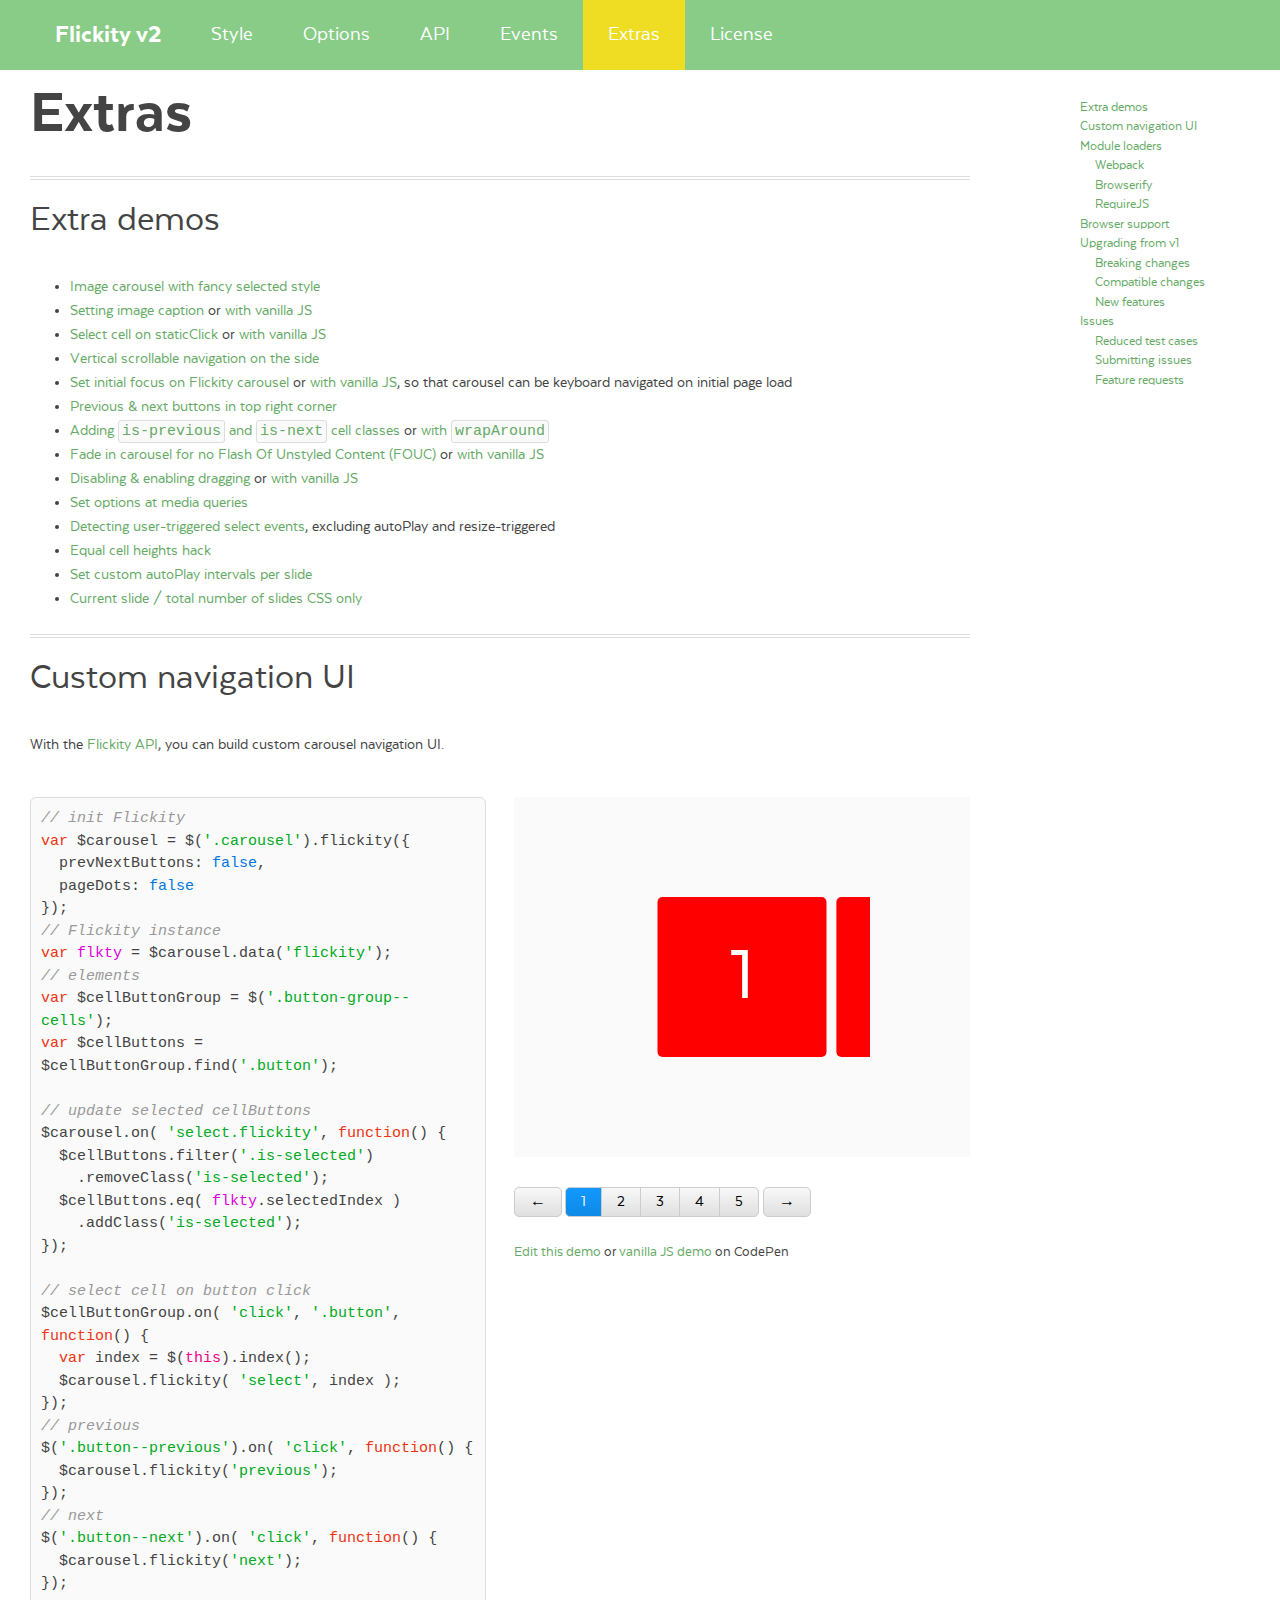
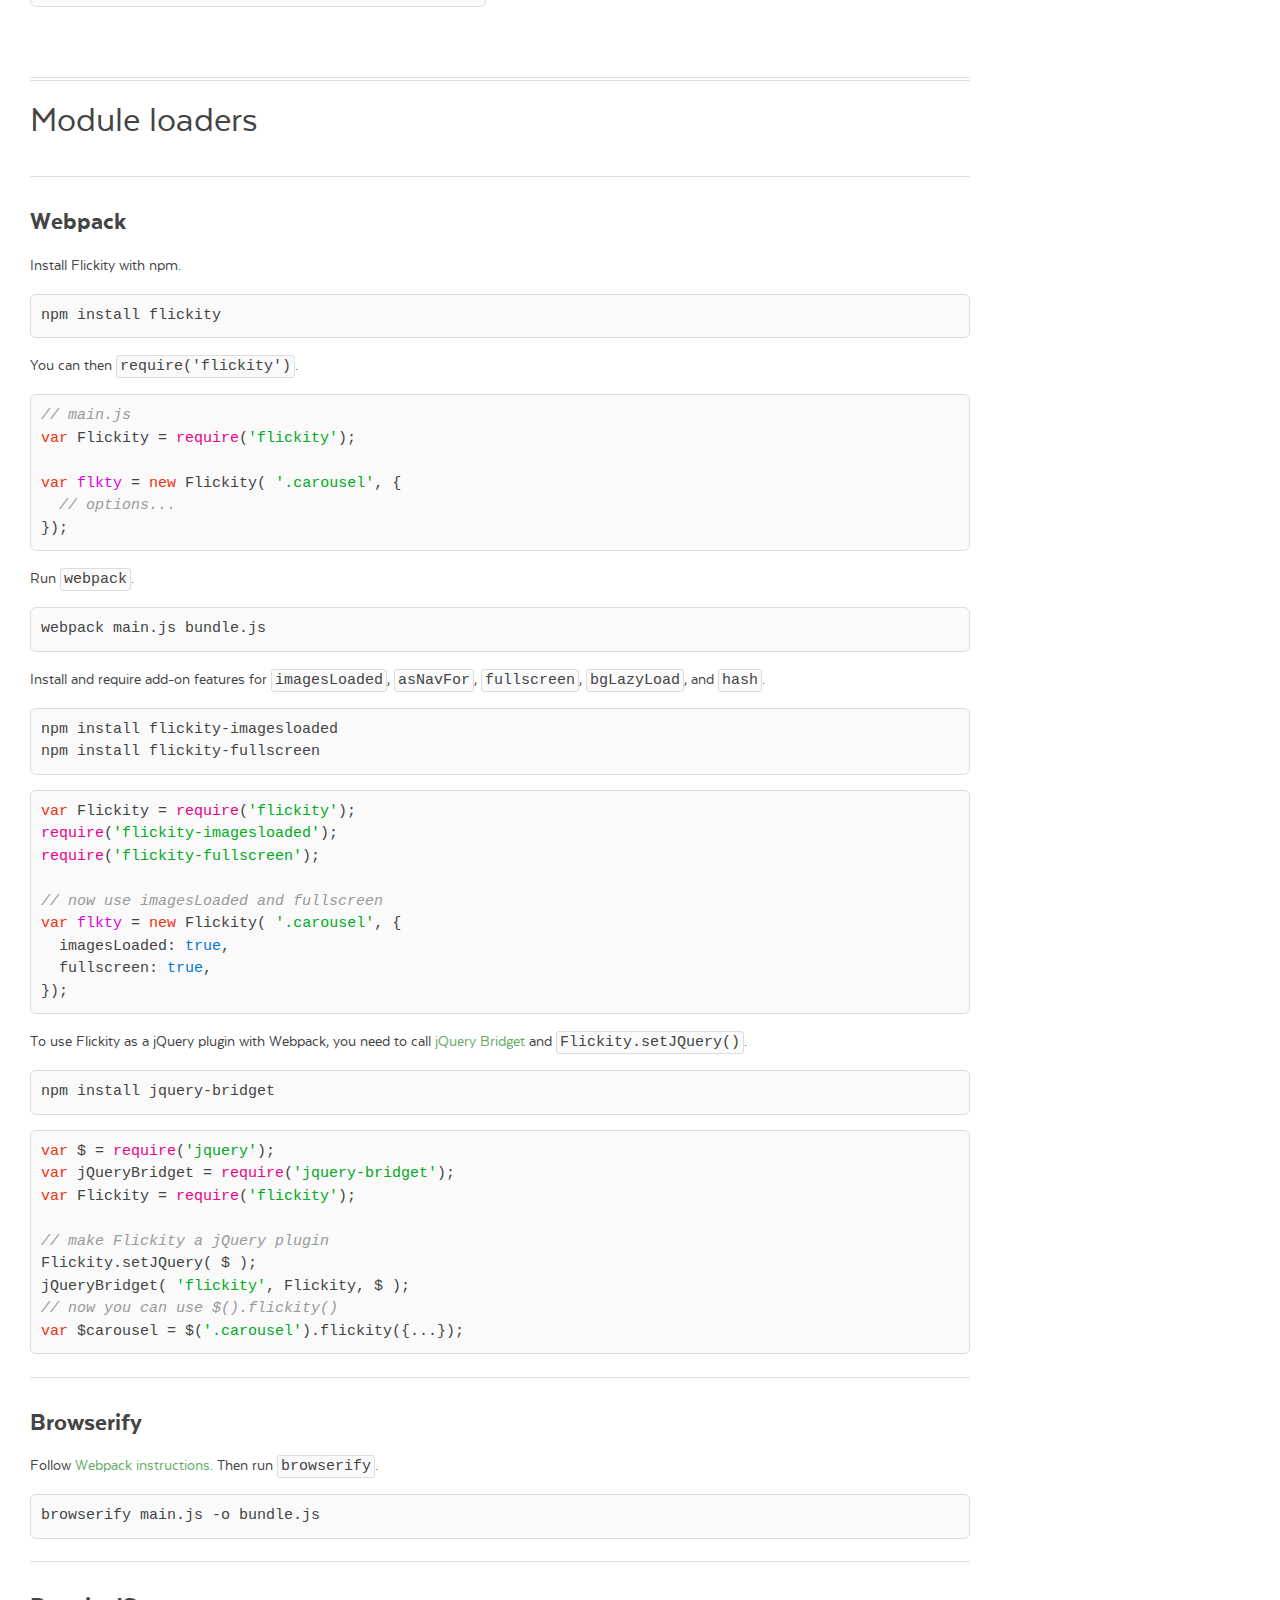
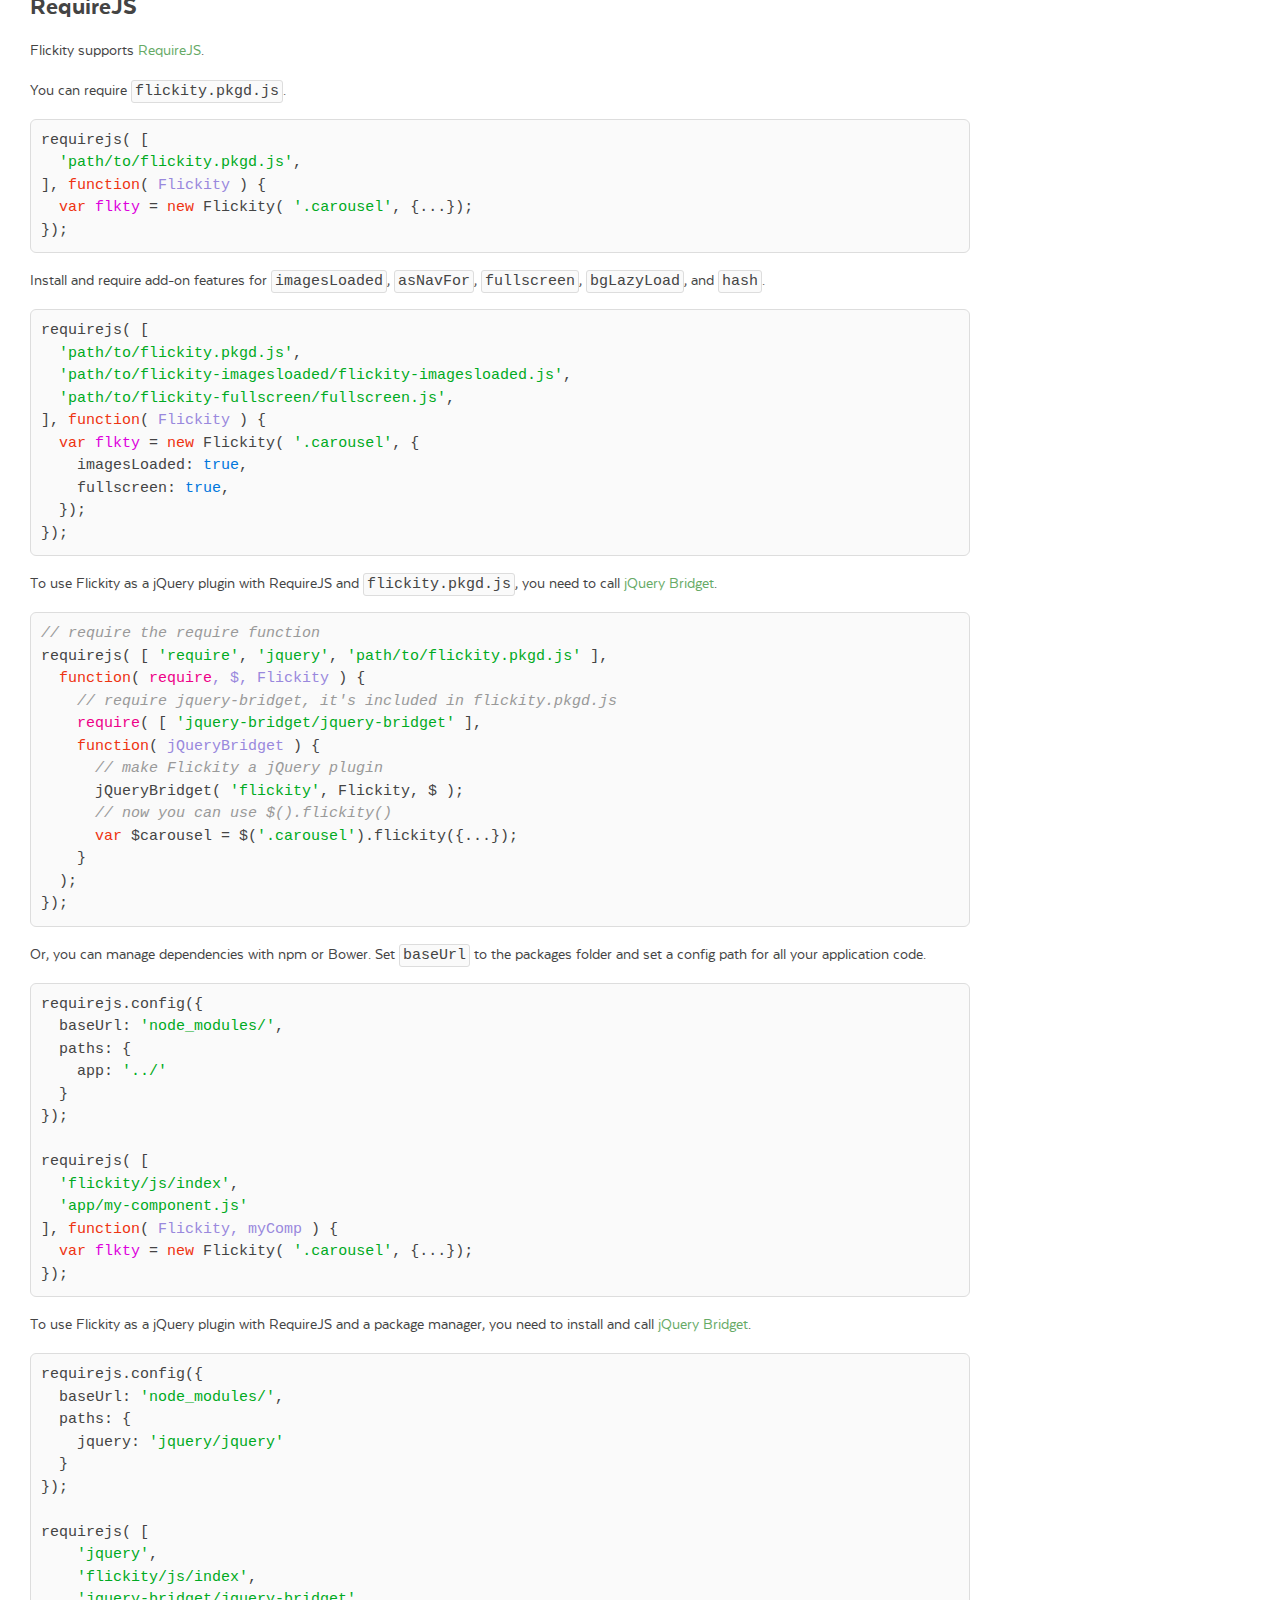
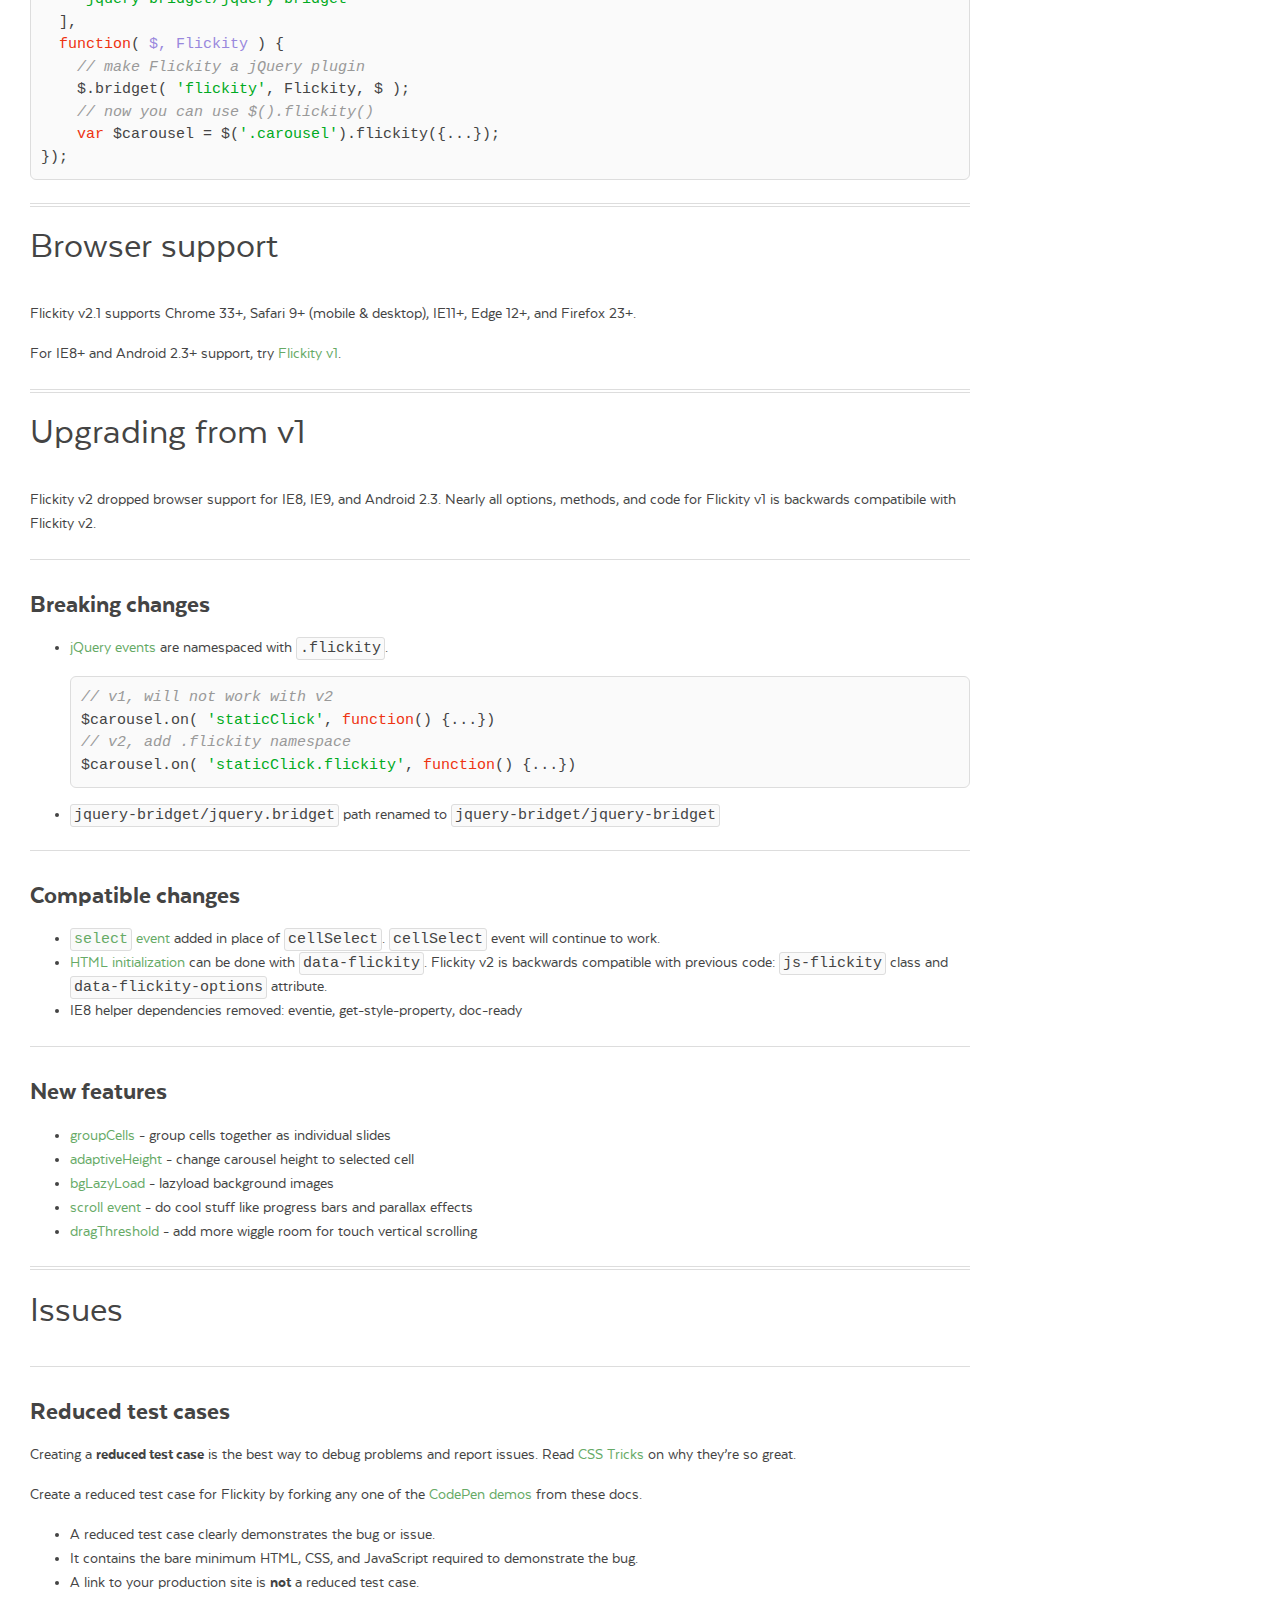
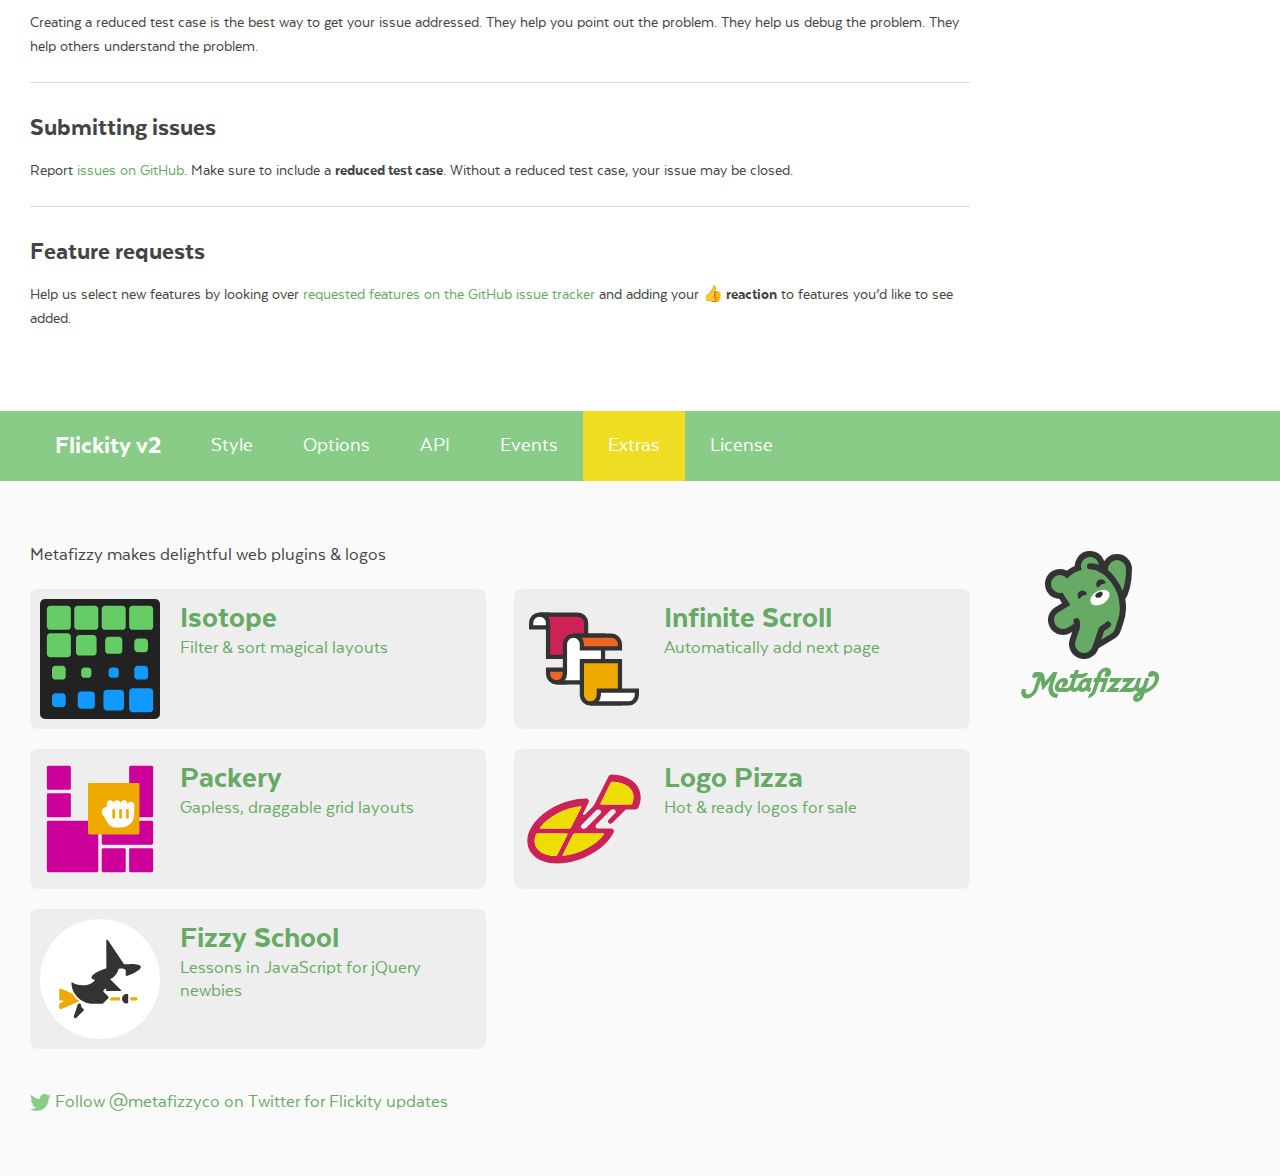
<file: docs/extras.html>
<!DOCTYPE html><html lang="en" class="export"><head>
  <meta charset="utf-8">
  <meta name="description" content="Touch, responsive, flickable carousels">
  <meta name="viewport" content="width=device-width">

  <title>Flickity v2 · Extras</title>

    <link rel="stylesheet" href="css/flickity-docs.css?6" media="screen">

  <meta name="twitter:card" content="summary">
  <meta name="twitter:site" content="@metafizzyco">
  <meta name="twitter:url" content="https://flickity.metafizzy.co/extras.html">
  <meta name="twitter:title" content="Flickity Extras">
  <meta name="twitter:description" content="Touch, responsive, flickable carousels">

</head>
<body class="page--extras">


<nav class="site-nav">
  <div class="container">
    <ul class="site-nav__list">
      <li class="site-nav__item site-nav__item--homepage"><a href=".">Flickity v2</a></li>
      <li class="site-nav__item site-nav__item--style"><a href="style.html">Style</a></li>
      <li class="site-nav__item site-nav__item--options"><a href="options.html">Options</a></li>
      <li class="site-nav__item site-nav__item--api"><a href="api.html">API</a></li>
      <li class="site-nav__item site-nav__item--events"><a href="events.html">Events</a></li>
      <li class="site-nav__item site-nav__item--extras"><a href="extras.html">Extras</a></li>
      <li class="site-nav__item site-nav__item--license"><a href="license.html">License</a></li>
    </ul>
  </div>
</nav>


<div class="main">
  <div class="container">
      <h1 class="page-title">Extras</h1>


    <ul class="page-nav" data-js="page-nav">
<li class="page-nav__item page-nav__item--h2">
        <a href="#extra-demos">Extra demos</a>
      </li><li class="page-nav__item page-nav__item--h2">
        <a href="#custom-navigation-ui">Custom navigation UI</a>
      </li><li class="page-nav__item page-nav__item--h2">
        <a href="#module-loaders">Module loaders</a>
      </li><li class="page-nav__item page-nav__item--h3">
        <a href="#webpack">Webpack</a>
      </li><li class="page-nav__item page-nav__item--h3">
        <a href="#browserify">Browserify</a>
      </li><li class="page-nav__item page-nav__item--h3">
        <a href="#requirejs">RequireJS</a>
      </li><li class="page-nav__item page-nav__item--h2">
        <a href="#browser-support">Browser support</a>
      </li><li class="page-nav__item page-nav__item--h2">
        <a href="#upgrading-from-v1">Upgrading from v1</a>
      </li><li class="page-nav__item page-nav__item--h3">
        <a href="#breaking-changes">Breaking changes</a>
      </li><li class="page-nav__item page-nav__item--h3">
        <a href="#compatible-changes">Compatible changes</a>
      </li><li class="page-nav__item page-nav__item--h3">
        <a href="#new-features">New features</a>
      </li><li class="page-nav__item page-nav__item--h2">
        <a href="#issues">Issues</a>
      </li><li class="page-nav__item page-nav__item--h3">
        <a href="#reduced-test-cases">Reduced test cases</a>
      </li><li class="page-nav__item page-nav__item--h3">
        <a href="#submitting-issues">Submitting issues</a>
      </li><li class="page-nav__item page-nav__item--h3">
        <a href="#feature-requests">Feature requests</a>
      </li></ul>



<h2 id="extra-demos">Extra demos</h2>

<ul>
  <li><a href="https://codepen.io/desandro/full/jEpxqJ">Image carousel with fancy selected style</a></li>
  <li>
    <a href="https://codepen.io/desandro/pen/dPdVNM">Setting image caption</a> or
    <a href="https://codepen.io/desandro/pen/OPQxpO">with vanilla JS</a>
  </li>
  <li>
    <a href="https://codepen.io/desandro/pen/pvxONO">Select cell on staticClick</a> or
    <a href="https://codepen.io/desandro/pen/OPBoWx">with vanilla JS</a>
  </li>
  <li><a href="https://codepen.io/desandro/pen/dMjbjR">Vertical scrollable navigation on the side</a></li>
  <li>
    <a href="https://codepen.io/desandro/pen/VYVEbM">Set initial focus on Flickity carousel</a> or
    <a href="https://codepen.io/desandro/pen/JoemRR">with vanilla JS</a>,
    so that carousel can be keyboard navigated on initial page load
  </li>
  <li><a href="https://codepen.io/desandro/pen/LVVqBR">Previous &amp; next buttons in top right corner</a></li>
  <li>
    <a href="https://codepen.io/desandro/pen/MagWrN">Adding <code>is-previous</code> and <code>is-next</code> cell classes</a> or
    <a href="https://codepen.io/desandro/pen/wWQQwN">with <code>wrapAround</code></a>
  </li>
  <li><a href="https://codepen.io/desandro/pen/KVwVqa/">Fade in carousel for no Flash Of Unstyled Content (FOUC)</a> or
    <a href="https://codepen.io/desandro/pen/JGoGpm">with vanilla JS</a>
  </li>
  <li><a href="https://codepen.io/desandro/pen/xZWqWM/">Disabling &amp; enabling dragging</a>
    or <a href="https://codepen.io/desandro/pen/adYJEQ/">with vanilla JS</a></li>
  <li><a href="https://codepen.io/desandro/pen/xVBpqG">Set options at media queries</a></li>
  <li><a href="https://codepen.io/desandro/pen/EWbqxa/">Detecting user-triggered select events</a>, excluding autoPlay and resize-triggered</li>
  <li><a href="https://codepen.io/desandro/pen/ZXEGVq">Equal cell heights hack</a></li>
  <li><a href="https://codepen.io/desandro/pen/gvKKrN/">Set custom autoPlay intervals per slide</a></li>
  <li><a href="https://codepen.io/grimcap/pen/XWbdjWa">Current slide / total number of slides CSS only</a></li>
</ul>


<h2 id="custom-navigation-ui">Custom navigation UI</h2>

<p>With the <a href="api.html">Flickity API</a>, you can build custom carousel navigation UI.</p>

<div class="example duo">
  <div class="example__code duo__cell"><pre><code class=" js
"><span class="comment">// init Flickity</span>
<span class="keyword">var</span> $carousel = $(<span class="string">'.carousel'</span>).flickity({
  <span class="attr">prevNextButtons</span>: <span class="literal">false</span>,
  <span class="attr">pageDots</span>: <span class="literal">false</span>
});
<span class="comment">// Flickity instance</span>
<span class="keyword">var</span> <span class="flickity_var">flkty</span> = $carousel.data(<span class="string">'flickity'</span>);
<span class="comment">// elements</span>
<span class="keyword">var</span> $cellButtonGroup = $(<span class="string">'.button-group--cells'</span>);
<span class="keyword">var</span> $cellButtons = $cellButtonGroup.find(<span class="string">'.button'</span>);

<span class="comment">// update selected cellButtons</span>
$carousel.on( <span class="string">'select.flickity'</span>, <span class="function"><span class="keyword">function</span>(<span class="params"></span>) </span>{
  $cellButtons.filter(<span class="string">'.is-selected'</span>)
    .removeClass(<span class="string">'is-selected'</span>);
  $cellButtons.eq( <span class="flickity_var">flkty</span>.selectedIndex )
    .addClass(<span class="string">'is-selected'</span>);
});

<span class="comment">// select cell on button click</span>
$cellButtonGroup.on( <span class="string">'click'</span>, <span class="string">'.button'</span>, <span class="function"><span class="keyword">function</span>(<span class="params"></span>) </span>{
  <span class="keyword">var</span> index = $(<span class="built_in">this</span>).index();
  $carousel.flickity( <span class="string">'select'</span>, index );
});
<span class="comment">// previous</span>
$(<span class="string">'.button--previous'</span>).on( <span class="string">'click'</span>, <span class="function"><span class="keyword">function</span>(<span class="params"></span>) </span>{
  $carousel.flickity(<span class="string">'previous'</span>);
});
<span class="comment">// next</span>
$(<span class="string">'.button--next'</span>).on( <span class="string">'click'</span>, <span class="function"><span class="keyword">function</span>(<span class="params"></span>) </span>{
  $carousel.flickity(<span class="string">'next'</span>);
});
</code></pre>
  </div>
  <div class="example__demo duo__cell" data-js="custom-nav">
    <div class="carousel">
      <div class="carousel-cell"></div>
      <div class="carousel-cell"></div>
      <div class="carousel-cell"></div>
      <div class="carousel-cell"></div>
      <div class="carousel-cell"></div>
    </div>
    <div class="button-row button-row--centered">
      <button class="button button--previous">←</button>
      <div class="button-group button-group--cells button-group--inline">
        <button class="button is-selected">1</button>
        <button class="button">2</button>
        <button class="button">3</button>
        <button class="button">4</button>
        <button class="button">5</button>
      </div>
      <button class="button button--next">→</button>
    </div>
    <p class="edit-demo">
        <a href="https://codepen.io/desandro/pen/jEZwxb">Edit this demo</a>
        or <a href="https://codepen.io/desandro/pen/emVRjv">vanilla JS demo</a> on CodePen
    </p>
  </div>
</div>


<h2 id="module-loaders">Module loaders</h2>


<h3 id="webpack">Webpack</h3>

<p>Install Flickity with npm.</p>
<pre><code class=" bash
">npm install flickity
</code></pre>

<p>You can then <code>require('flickity')</code>.</p>
<pre><code class=" js
"><span class="comment">// main.js</span>
<span class="keyword">var</span> <span class="flickity_keyword">Flickity</span> = <span class="built_in">require</span>(<span class="string">'flickity'</span>);

<span class="keyword">var</span> <span class="flickity_var">flkty</span> = <span class="keyword">new</span> <span class="flickity_keyword">Flickity</span>( <span class="string">'.carousel'</span>, {
  <span class="comment">// options...</span>
});
</code></pre>

<p>Run <code>webpack</code>.</p>
<pre><code class=" bash
">webpack main.js bundle.js
</code></pre>

<p>Install and require add-on features for <code>imagesLoaded</code>, <code>asNavFor</code>, <code>fullscreen</code>, <code>bgLazyLoad</code>, and <code>hash</code>.</p>
<pre><code class=" bash
">npm install flickity-imagesloaded
npm install flickity-fullscreen
</code></pre>
<pre><code class=" js
"><span class="keyword">var</span> <span class="flickity_keyword">Flickity</span> = <span class="built_in">require</span>(<span class="string">'flickity'</span>);
<span class="built_in">require</span>(<span class="string">'flickity-imagesloaded'</span>);
<span class="built_in">require</span>(<span class="string">'flickity-fullscreen'</span>);

<span class="comment">// now use imagesLoaded and fullscreen</span>
<span class="keyword">var</span> <span class="flickity_var">flkty</span> = <span class="keyword">new</span> <span class="flickity_keyword">Flickity</span>( <span class="string">'.carousel'</span>, {
  <span class="attr">imagesLoaded</span>: <span class="literal">true</span>,
  <span class="attr">fullscreen</span>: <span class="literal">true</span>,
});
</code></pre>

<p>To use Flickity as a jQuery plugin with Webpack, you need to call <a href="https://www.npmjs.com/package/jquery-bridget">jQuery Bridget</a> and <code>Flickity.setJQuery()</code>.</p>
<pre><code class=" bash
">npm install jquery-bridget
</code></pre>
<pre><code class=" js
"><span class="keyword">var</span> $ = <span class="built_in">require</span>(<span class="string">'jquery'</span>);
<span class="keyword">var</span> jQueryBridget = <span class="built_in">require</span>(<span class="string">'jquery-bridget'</span>);
<span class="keyword">var</span> <span class="flickity_keyword">Flickity</span> = <span class="built_in">require</span>(<span class="string">'flickity'</span>);

<span class="comment">// make Flickity a jQuery plugin</span>
<span class="flickity_keyword">Flickity</span>.setJQuery( $ );
jQueryBridget( <span class="string">'flickity'</span>, <span class="flickity_keyword">Flickity</span>, $ );
<span class="comment">// now you can use $().flickity()</span>
<span class="keyword">var</span> $carousel = $(<span class="string">'.carousel'</span>).flickity({...});
</code></pre>


<h3 id="browserify">Browserify</h3>

<p>Follow <a href="#webpack">Webpack instructions</a>. Then run <code>browserify</code>.</p>
<pre><code class=" bash
">browserify main.js -o bundle.js
</code></pre>


<h3 id="requirejs">RequireJS</h3>

<p>Flickity supports <a href="http://requirejs.org/">RequireJS</a>.</p>

<p>You can require <code>flickity.pkgd.js</code>.</p>
<pre><code class=" js
">requirejs( [
  <span class="string">'path/to/flickity.pkgd.js'</span>,
], <span class="function"><span class="keyword">function</span>(<span class="params"> <span class="flickity_keyword">Flickity</span> </span>) </span>{
  <span class="keyword">var</span> <span class="flickity_var">flkty</span> = <span class="keyword">new</span> <span class="flickity_keyword">Flickity</span>( <span class="string">'.carousel'</span>, {...});
});
</code></pre>

<p>Install and require add-on features for <code>imagesLoaded</code>, <code>asNavFor</code>, <code>fullscreen</code>, <code>bgLazyLoad</code>, and <code>hash</code>.</p>
<pre><code class=" js
">requirejs( [
  <span class="string">'path/to/flickity.pkgd.js'</span>,
  <span class="string">'path/to/flickity-imagesloaded/flickity-imagesloaded.js'</span>,
  <span class="string">'path/to/flickity-fullscreen/fullscreen.js'</span>,
], <span class="function"><span class="keyword">function</span>(<span class="params"> <span class="flickity_keyword">Flickity</span> </span>) </span>{
  <span class="keyword">var</span> <span class="flickity_var">flkty</span> = <span class="keyword">new</span> <span class="flickity_keyword">Flickity</span>( <span class="string">'.carousel'</span>, {
    <span class="attr">imagesLoaded</span>: <span class="literal">true</span>,
    <span class="attr">fullscreen</span>: <span class="literal">true</span>,
  });
});
</code></pre>

<p>To use Flickity as a jQuery plugin with RequireJS and <code>flickity.pkgd.js</code>, you need to call <a href="https://www.npmjs.com/package/jquery-bridget">jQuery Bridget</a>.</p>
<pre><code class=" js
"><span class="comment">// require the require function</span>
requirejs( [ <span class="string">'require'</span>, <span class="string">'jquery'</span>, <span class="string">'path/to/flickity.pkgd.js'</span> ],
  <span class="function"><span class="keyword">function</span>(<span class="params"> <span class="built_in">require</span>, $, <span class="flickity_keyword">Flickity</span> </span>) </span>{
    <span class="comment">// require jquery-bridget, it's included in flickity.pkgd.js</span>
    <span class="built_in">require</span>( [ <span class="string">'jquery-bridget/jquery-bridget'</span> ],
    <span class="function"><span class="keyword">function</span>(<span class="params"> jQueryBridget </span>) </span>{
      <span class="comment">// make Flickity a jQuery plugin</span>
      jQueryBridget( <span class="string">'flickity'</span>, <span class="flickity_keyword">Flickity</span>, $ );
      <span class="comment">// now you can use $().flickity()</span>
      <span class="keyword">var</span> $carousel = $(<span class="string">'.carousel'</span>).flickity({...});
    }
  );
});
</code></pre>

<p>Or, you can manage dependencies with npm or Bower. Set <code>baseUrl</code> to the packages folder and set a config path for all your application code.</p>
<pre><code class=" js
">requirejs.config({
  <span class="attr">baseUrl</span>: <span class="string">'node_modules/'</span>,
  <span class="attr">paths</span>: {
    <span class="attr">app</span>: <span class="string">'../'</span>
  }
});

requirejs( [
  <span class="string">'flickity/js/index'</span>,
  <span class="string">'app/my-component.js'</span>
], <span class="function"><span class="keyword">function</span>(<span class="params"> <span class="flickity_keyword">Flickity</span>, myComp </span>) </span>{
  <span class="keyword">var</span> <span class="flickity_var">flkty</span> = <span class="keyword">new</span> <span class="flickity_keyword">Flickity</span>( <span class="string">'.carousel'</span>, {...});
});
</code></pre>

<p>To use Flickity as a jQuery plugin with RequireJS and a package manager, you need to install and call <a href="https://github.com/desandro/jquery-bridget">jQuery Bridget</a>.</p>
<pre><code class=" js
">requirejs.config({
  <span class="attr">baseUrl</span>: <span class="string">'node_modules/'</span>,
  <span class="attr">paths</span>: {
    <span class="attr">jquery</span>: <span class="string">'jquery/jquery'</span>
  }
});

requirejs( [
    <span class="string">'jquery'</span>,
    <span class="string">'flickity/js/index'</span>,
    <span class="string">'jquery-bridget/jquery-bridget'</span>
  ],
  <span class="function"><span class="keyword">function</span>(<span class="params"> $, <span class="flickity_keyword">Flickity</span> </span>) </span>{
    <span class="comment">// make Flickity a jQuery plugin</span>
    $.bridget( <span class="string">'flickity'</span>, <span class="flickity_keyword">Flickity</span>, $ );
    <span class="comment">// now you can use $().flickity()</span>
    <span class="keyword">var</span> $carousel = $(<span class="string">'.carousel'</span>).flickity({...});
});
</code></pre>


<h2 id="browser-support">Browser support</h2>

<p>Flickity v2.1 supports Chrome 33+, Safari 9+ (mobile &amp; desktop), IE11+, Edge 12+, and Firefox 23+.</p>

<p>For IE8+ and Android 2.3+ support, try <a href="https://flickity-v1.metafizzy.co/">Flickity v1</a>.</p>


<h2 id="upgrading-from-v1">Upgrading from v1</h2>

<p>Flickity v2 dropped browser support for IE8, IE9, and Android 2.3. Nearly all options, methods, and code for Flickity v1 is backwards compatibile with Flickity v2.</p>

<h3 id="breaking-changes">Breaking changes</h3>

<ul>
  <li>
    <p><a href="events.html">jQuery events</a> are namespaced with <code>.flickity</code>.</p><pre><code class=" js
"><span class="comment">// v1, will not work with v2</span>
$carousel.on( <span class="string">'staticClick'</span>, <span class="function"><span class="keyword">function</span>(<span class="params"></span>) </span>{...})
<span class="comment">// v2, add .flickity namespace</span>
$carousel.on( <span class="string">'staticClick.flickity'</span>, <span class="function"><span class="keyword">function</span>(<span class="params"></span>) </span>{...})
</code></pre>
  </li>
  <li><code>jquery-bridget/jquery.bridget</code> path renamed to <code>jquery-bridget/jquery-bridget</code></li>
</ul>

<h3 id="compatible-changes">Compatible changes</h3>

<ul>
  <li><a href="events.html#select"><code>select</code> event</a> added in place of <code>cellSelect</code>. <code>cellSelect</code> event will continue to work.</li>
  <li><a href="index.html#initialize-with-html">HTML initialization</a> can be done with <code>data-flickity</code>. Flickity v2 is backwards compatible with previous code: <code>js-flickity</code> class and <code>data-flickity-options</code> attribute.</li>
  <li>IE8 helper dependencies removed: eventie, get-style-property, doc-ready</li>
</ul>

<h3 id="new-features">New features</h3>

<ul>
  <li><a href="options.html#groupcells">groupCells</a> - group cells together as individual slides</li>
  <li><a href="options.html#adaptiveheight">adaptiveHeight</a> - change carousel height to selected cell</li>
  <li><a href="options.html#bglazyload">bgLazyLoad</a> - lazyload background images</li>
  <li><a href="events.html#scroll">scroll event</a> - do cool stuff like progress bars and parallax effects</li>
  <li><a href="options.html#dragthreshold">dragThreshold</a> - add more wiggle room for touch vertical scrolling</li>
</ul>


<h2 id="issues">Issues</h2>

<h3 id="reduced-test-cases">Reduced test cases</h3>

<p>Creating a <strong>reduced test case</strong> is the best way to debug problems and report issues. Read <a href="https://css-tricks.com/reduced-test-cases/">CSS Tricks</a> on why they’re so great.</p>

<p>Create a reduced test case for Flickity by forking any one of the <a href="https://codepen.io/desandro/pens/tags/?grid_type=list&amp;selected_tag=flickity-docs&amp;sort_order=asc">CodePen demos</a> from these docs.</p>

<ul>
  <li>A reduced test case clearly demonstrates the bug or issue.</li>
  <li>It contains the bare minimum HTML, CSS, and JavaScript required to demonstrate the bug.</li>
  <li>A link to your production site is <b>not</b> a reduced test case.</li>
</ul>

<p>Creating a reduced test case is the best way to get your issue addressed. They help you point out the problem. They help us debug the problem. They help others understand the problem.</p>


<h3 id="submitting-issues">Submitting issues</h3>

<p>Report <a href="https://github.com/metafizzy/flickity/issues/">issues on GitHub</a>. Make sure to include a <strong>reduced test case</strong>. Without a reduced test case, your issue may be closed.</p>


<h3 id="feature-requests">Feature requests</h3>

<p>Help us select new features by looking over <a href="https://github.com/metafizzy/flickity/labels/feature%20request">requested features on the GitHub issue tracker</a> and adding your <strong>👍 reaction</strong> to features you’d like to see added.</p>


  </div>
</div>

<nav class="site-nav">
  <div class="container">
    <ul class="site-nav__list">
      <li class="site-nav__item site-nav__item--homepage"><a href=".">Flickity v2</a></li>
      <li class="site-nav__item site-nav__item--style"><a href="style.html">Style</a></li>
      <li class="site-nav__item site-nav__item--options"><a href="options.html">Options</a></li>
      <li class="site-nav__item site-nav__item--api"><a href="api.html">API</a></li>
      <li class="site-nav__item site-nav__item--events"><a href="events.html">Events</a></li>
      <li class="site-nav__item site-nav__item--extras"><a href="extras.html">Extras</a></li>
      <li class="site-nav__item site-nav__item--license"><a href="license.html">License</a></li>
    </ul>
  </div>
</nav>

<footer class="site-footer">

  <div class="container">

    <p class="site-footer__copy">Metafizzy makes delightful web plugins &amp; logos</p>

    <div class="showcase">
    
      <ul class="showcase-item-list">
          <li class="showcase-item">
            <a class="showcase-item__link" href="https://isotope.metafizzy.co">
              <div class="showcase-item__image">
                  <svg class="isotope-illo" xmlns="http://www.w3.org/2000/svg" viewBox="0 0 350 350" width="100" height="100">
                    <path class="isotope-illo__color1" fill="#6C6" d="M80 170H30c-6 0-10-5-10-10v-50c0-6 5-10 10-10h50c6 0 10 5 10 10v50C90 166 86 170 80 170z"></path>
                    <path class="isotope-illo__color1" fill="#6C6" d="M80 90H30c-6 0-10-5-10-10V30c0-6 5-10 10-10h50c6 0 10 5 10 10v50C90 86 86 90 80 90z"></path>
                    <path class="isotope-illo__color1" fill="#6C6" d="M160 90h-50c-6 0-10-5-10-10V30c0-6 5-10 10-10h50c6 0 10 5 10 10v50C170 86 166 90 160 90z"></path>
                    <path class="isotope-illo__color1" fill="#6C6" d="M240 90h-50c-6 0-10-5-10-10V30c0-6 5-10 10-10h50c6 0 10 5 10 10v50C250 86 246 90 240 90z"></path>
                    <path class="isotope-illo__color1" fill="#6C6" d="M320 90h-50c-6 0-10-5-10-10V30c0-6 5-10 10-10h50c6 0 10 5 10 10v50C330 86 326 90 320 90z"></path>
                    <path class="isotope-illo__color1" fill="#6C6" d="M155 165h-40c-6 0-10-5-10-10v-40c0-6 5-10 10-10h40c6 0 10 5 10 10v40 C165 161 161 165 155 165z"></path>
                    <path class="isotope-illo__color1" fill="#6C6" d="M230 160h-30c-6 0-10-5-10-10v-30c0-6 5-10 10-10h30c6 0 10 5 10 10v30 C240 156 236 160 230 160z"></path>
                    <path class="isotope-illo__color1" fill="#6C6" d="M305 155h-20c-6 0-10-5-10-10v-20c0-6 5-10 10-10h20c6 0 10 5 10 10v20 C315 151 311 155 305 155z"></path>
                    <path class="isotope-illo__color1" fill="#6C6" d="M65 235H45c-6 0-10-5-10-10v-20c0-6 5-10 10-10h20c6 0 10 5 10 10v20C75 231 71 235 65 235z"></path>
                    <path class="isotope-illo__color1" fill="#6C6" d="M140 230h-10c-6 0-10-5-10-10v-10c0-6 5-10 10-10h10c6 0 10 5 10 10v10 C150 226 146 230 140 230z"></path>
                    <path class="isotope-illo__color2" fill="#19F" d="M305 235h-20c-6 0-10-5-10-10v-20c0-6 5-10 10-10h20c6 0 10 5 10 10v20 C315 231 311 235 305 235z"></path>
                    <path class="isotope-illo__color2" fill="#19F" d="M65 315H45c-6 0-10-5-10-10v-20c0-6 5-10 10-10h20c6 0 10 5 10 10v20C75 311 71 315 65 315z"></path>
                    <path class="isotope-illo__color2" fill="#19F" d="M150 320h-30c-6 0-10-5-10-10v-30c0-6 5-10 10-10h30c6 0 10 5 10 10v30 C160 316 156 320 150 320z"></path>
                    <path class="isotope-illo__color2" fill="#19F" d="M220 230h-10c-6 0-10-5-10-10v-10c0-6 5-10 10-10h10c6 0 10 5 10 10v10 C230 226 226 230 220 230z"></path>
                    <path class="isotope-illo__color2" fill="#19F" d="M235 325h-40c-6 0-10-5-10-10v-40c0-6 5-10 10-10h40c6 0 10 5 10 10v40 C245 321 241 325 235 325z"></path>
                    <path class="isotope-illo__color2" fill="#19F" d="M320 330h-50c-6 0-10-5-10-10v-50c0-6 5-10 10-10h50c6 0 10 5 10 10v50 C330 326 326 330 320 330z"></path>
                  </svg>
              </div>
              <div class="showcase-item__text">
                <h3 class="showcase-item__title">Isotope</h3>
                <p class="showcase-item__description">Filter &amp; sort magical layouts</p>
              </div>
            </a>
          </li>
    
          <li class="showcase-item">
            <a class="showcase-item__link" href="https://infinite-scroll.com">
              <div class="showcase-item__image">
                  <svg class="infinite-scroll-illo" xmlns="http://www.w3.org/2000/svg" viewBox="0 0 520 520" width="200" height="200">
                    <path class="infinite-scroll-illo__page infinite-scroll-illo__page--back" d="M90,110H10V90c0-22,18-40,40-40h40V110z"></path>
                    <path class="infinite-scroll-illo__page infinite-scroll-illo__page--front1" d="M270,90L270,90c0-22-18-40-40-40h0H50h0c22,0,40,18,40,40v0v0v160h180V90z"></path>
                    <path class="infinite-scroll-illo__page infinite-scroll-illo__page--front2" d="M170,330v-20H90v20v0c0,22,18,40,40,40h0h40V330z"></path>
                    <path class="infinite-scroll-illo__page infinite-scroll-illo__page--back" d="M350,150H210c-22,0-40,18-40,40v140v0c0,22-18,40-40,40h0h220V150z"></path>
                    <path class="infinite-scroll-illo__page infinite-scroll-illo__page--front3" d="M430,470V270H250v160c0,22,18,40,40,40H430z"></path>
                    <path class="infinite-scroll-illo__page infinite-scroll-illo__page--front2" d="M250,190v20h180v-20c0-22-18-40-40-40H210h0C232,150,250,168,250,190L250,190z"></path>
                    <path class="infinite-scroll-illo__page infinite-scroll-illo__page--back" d="M330,410v20v0c0,22-18,40-40,40h0h180c22,0,40-18,40-40v-20H330z"></path>
                  </svg>
              </div>
              <div class="showcase-item__text">
                <h3 class="showcase-item__title">Infinite Scroll</h3>
                <p class="showcase-item__description">Automatically add next page</p>
              </div>
            </a>
          </li>
    
    
          <li class="showcase-item">
            <a class="showcase-item__link" href="https://packery.metafizzy.co">
              <div class="showcase-item__image">
                  <svg class="packery-illo" xmlns="http://www.w3.org/2000/svg" viewBox="0 0 700 700" width="100" height="100">
                    <path class="packery-illo__item" fill="#C09" d="M172 180H48c-4 0-8-4-8-8V48c0-4 4-8 8-8h124c4 0 8 4 8 8v124C180 176 176 180 172 180z"></path>
                    <path class="packery-illo__item" fill="#C09" d="M172 340H48c-4 0-8-4-8-8V208c0-4 4-8 8-8h124c4 0 8 4 8 8v124C180 336 176 340 172 340z"></path>
                    <path class="packery-illo__item" fill="#C09" d="M492 660H368c-4 0-8-4-8-8V528c0-4 4-8 8-8h124c4 0 8 4 8 8v124C500 656 496 660 492 660z"></path>
                    <path class="packery-illo__item" fill="#C09" d="M652 660H528c-4 0-8-4-8-8V528c0-4 4-8 8-8h124c4 0 8 4 8 8v124C660 656 656 660 652 660z"></path>
                    <path class="packery-illo__item" fill="#C09" d="M652 500H368c-4 0-8-4-8-8V368c0-4 4-8 8-8h284c4 0 8 4 8 8v124C660 496 656 500 652 500z"></path>
                    <path class="packery-illo__item" fill="#C09" d="M332 660H48c-4 0-8-4-8-8V368c0-4 4-8 8-8h284c4 0 8 4 8 8v284C340 656 336 660 332 660z"></path>
                    <path class="packery-illo__item" fill="#C09" d="M652 340H528c-4 0-8-4-8-8V48c0-4 4-8 8-8h124c4 0 8 4 8 8v284C660 336 656 340 652 340z"></path>
                    <path class="packery-illo__draggie" fill="#EA0" d="M572 440H288c-4 0-8-4-8-8V148c0-4 4-8 8-8h284c4 0 8 4 8 8v284C580 436 576 440 572 440z"></path>
                    <g>
                      <path class="packery-illo__hand" fill="white" d="M530 250c-11 0-20 9-20 20v-10c0-11-9-20-20-20s-20 9-20 20c0-11-9-20-20-20s-20 9-20 20c0-11-9-20-20-20
                        s-20 9-20 20v20c-17 0-30 13-30 30c0 11 6 20 14 25l19 35c10 18 30 30 51 30h28
                        c43 0 78-35 78-78V270C550 259 541 250 530 250z"></path>
                      <line class="packery-illo__hand-line" stroke="#EA0" fill="none" stroke-width="16" stroke-linecap="round" x1="430" y1="300" x2="430" y2="340"></line>
                      <line class="packery-illo__hand-line" stroke="#EA0" fill="none" stroke-width="16" stroke-linecap="round" x1="470" y1="300" x2="470" y2="340"></line>
                      <line class="packery-illo__hand-line" stroke="#EA0" fill="none" stroke-width="16" stroke-linecap="round" x1="510" y1="300" x2="510" y2="340"></line>
                    </g>
                  </svg>
              </div>
              <div class="showcase-item__text">
                <h3 class="showcase-item__title">Packery</h3>
                <p class="showcase-item__description">Gapless, draggable grid layouts</p>
              </div>
            </a>
          </li>
    
          <li class="showcase-item">
            <a class="showcase-item__link" href="http://logo.pizza">
              <div class="showcase-item__image">
                  <svg class="logo-pizza-illo" xmlns="http://www.w3.org/2000/svg" viewBox="0 0 700 700" width="100" height="100">
                    <path class="logo-pizza-illo__outline" fill="#C25" d="M513 91c-9-0-17 5-21 12l-80 160c-3 5-6 10-11 15l-47 47
                      c-5 5-12-1-9-7l32-64c5-11-2-23-14-23h-0c-121 0-268 70-327 180
                      C-9 497 35 609 196 609c138 0 279-85 327-180v0c5-11-2-23-14-23h-77c-13 0-19-15-10-24
                      l81-81c5-5 11-8 18-8l0 0c13 0 19 15 10 24L494 354c-6 6-6 14 0 20c3 3 6 4 10 4
                      c4 0 7-1 10-4l80-80h53c9 0 17-5 21-13C707 190 656 97 513 91z M334 281l-59 117
                      c-2 5-7 8-13 8H97c-4 0-6-4-3-7c49-64 143-114 236-124C333 275 335 278 334 281z
                       M70 441c2-4 6-7 10-7h168c4 0 7 4 5 8l-59 118c-2 4-6 6-11 6
                      C106 565 38 521 70 441z M466 441c-49 64-143 114-236 124c-3 0-6-3-4-6l59-117
                      c2-5 7-8 13-8h166C466 434 468 438 466 441z M446 318l-81 81c-5 5-11 8-18 8l0 0
                      c-13 0-19-15-10-24l81-81c5-5 11-8 18-8l0 0C449 294 455 309 446 318z M447 258L506 139
                      c2-4 6-7 11-6c101 7 140 60 114 126c-2 4-6 7-10 7H452C448 266 445 262 447 258z"></path>
                    <path class="logo-pizza-illo__slice" fill="#ED0" d="M334 281l-59 117c-2 5-7 8-13 8H97c-4 0-6-4-3-7
                      c49-64 143-114 236-124C333 275 335 278 334 281z"></path>
                    <path class="logo-pizza-illo__slice" fill="#ED0" d="M70 441c2-4 6-7 10-7h168c4 0 7 4 5 8l-59 118c-2 4-6 6-11 6
                      C106 565 38 521 70 441z"></path>
                    <path class="logo-pizza-illo__slice" fill="#ED0" d="M466 441c-49 64-143 114-236 124c-3 0-6-3-4-6l59-117
                      c2-5 7-8 13-8h166C466 434 468 438 466 441z"></path>
                    <path class="logo-pizza-illo__slice" fill="#ED0" d="M447 258L506 139c2-4 6-7 11-6c101 7 140 60 114 126c-2 4-6 7-10 7H452
                      C448 266 445 262 447 258z"></path>
                  </svg>
              </div>
              <div class="showcase-item__text">
                <h3 class="showcase-item__title">Logo Pizza</h3>
                <p class="showcase-item__description">Hot &amp; ready logos for sale</p>
              </div>
            </a>
          </li>
    
          <li class="showcase-item">
            <a class="showcase-item__link" href="http://fizzy.school">
              <div class="showcase-item__image">
                  <svg class="witchie-logo" xmlns="http://www.w3.org/2000/svg" viewBox="0 0 1000 1000" width="200" height="200">
                    <circle class="witchie-logo__moon" fill="white" cx="500" cy="500" r="500"></circle>
                    <path class="witchie-logo__broom" fill="#EA0" d="M582 675a35 35 0 0 0 8-20 3 3 0 0 1 3-2h71a3 3 0 0 1 3 3 59 59 0 0 0 0 20 3 3 0 0 1-3 3h-79A3 3 0 0 1 582 675Zm219 4a13 13 0 0 0 13-14c-1-7-7-12-14-12h-44a3 3 0 0 0-3 3v21a3 3 0 0 0 3 3ZM299 660a203 203 0 0 1-27-36 8 8 0 0 0-4-3L178 582a13 13 0 0 0-18 12v77a8 8 0 0 0 8 8h22a5 5 0 0 1 2 10L164 703a8 8 0 0 0-4 7v28a13 13 0 0 0 18 12l146-63a3 3 0 0 0 1-5A197 197 0 0 1 299 660Z"></path>
                    <path class="witchie-logo__dress" fill="#333" d="M326 705h4a13 13 0 0 1 13 13v8a13 13 0 0 0 4 9l13 13a13 13 0 0 1 0 19l-56 56c-10 10-26-0-22-13L314 714A13 13 0 0 1 326 705Zm397-79c-27 0-47 26-37 54 3 7 11 16 17 19a42 42 0 0 0 19 5 38 38 0 0 0 7-1 8 8 0 0 0 6-8v-62a8 8 0 0 0-6-8 38 38 0 0 0-7-1M840 397c-3-15-33-23-77-23a521 521 0 0 0-59 4 5 5 0 0 1-5-2L567 177a8 8 0 0 0-7-4 8 8 0 0 0-8 8l1 227a5 5 0 0 1-4 5c-74 24-123 55-119 76 2 8 11 14 26 18a3 3 0 0 1 1 4l-11 11c-20 20-56 30-92 30-31 0-63-8-84-23a5 5 0 0 0-3-1 5 5 0 0 0-5 5c0 78 68 173 183 173h75a10 10 0 0 0 7-3l38-38a16 16 0 0 0 0-23l-34-34a10 10 0 0 1 0-14l15-15a3 3 0 0 1 5 2v15a5 5 0 0 0 5 5H674a4 4 0 0 0 3-7l-90-90a3 3 0 0 1 1-4c34-19 59-49 67-84a3 3 0 0 1 2-2c6-1 12-1 17-1 22 0 37 5 39 14 1 6 3 11 2 17-5 17 1 31 8 31a6 6 0 0 0 2-0C797 448 845 419 840 397Z"></path>
                  </svg>
              </div>
              <div class="showcase-item__text">
                <h3 class="showcase-item__title">Fizzy School</h3>
                <p class="showcase-item__description">Lessons in JavaScript for jQuery newbies</p>
              </div>
            </a>
          </li>
    
      </ul> 
    
    </div>

    <p class="site-footer__copy">
      <a href="https://twitter.com/metafizzyco">
        <svg class="twitter-logo" xmlns="http://www.w3.org/2000/svg" viewBox="0 0 512 512" width="30" height="30">
          <path d="M512 97c-19 8-39 14-60 16 22-13 38-34 46-58-20 12-43 21-67 25-19-19-46-32-77-32-58 0-117 52-102 129-87-4-165-46-216-110-24 40-19 107 32 140-17 0-33-5-48-13v1c0 51 36 93 84 103-15 4-34 5-47 2 13 42 52 72 98 73-47 36-96 49-155 44 46 30 102 47 161 47 197 0 306-168 299-312 20-15 38-34 52-55z"></path>
        </svg>
        Follow @metafizzyco on Twitter for Flickity updates
      </a>
    </p>

    <div class="mfzy-brand">
      <a class="mfzy-brand__link" href="https://metafizzy.co">
        <svg class="mfzy-logo" xmlns="http://www.w3.org/2000/svg" xmlns:xlink="http://www.w3.org/1999/xlink" viewBox="0 0 144 144" width="36" height="36">
          <title>Metafizzy logo</title>
          <defs>
            <path id="mfzy-logo__body" d="M 120 24 a 12 12 0 0 0-24 0 a 72 72 0 0 1 -1 11
              a 40 40 0 0 0 -13 -8.5 A 12 12 0 1 0 61.1 25.1 c -8 2 -14 6 -19.6 11.6 
              A 12 12 0 1 0 35.3 55.5 L 45.8 72.1 l -16 9.6 A 12 12 0 0 0 42.2 102.3
              L 58 92.8 a 20 20 0 0 1 -0.2 11.9 l -5.2 15.5 a 12 12 0 0 0 22.8 7.6
              l 1.1 -3.3 l 23.7 -14.2 a 12 12 0 0 0 5.2 -6.5 l 4 -12 A 50 50 0 0 0 111.9 76
              a 52 52 0 0 0 -1.6 -12.8 C 115 57 120 44 120 24Z"></path>
            <path id="mfzy-logo__eye" d="M 0 6.5 a 6.5 6.5 0 0 1 13 0 c 0 3.5 -3 0.5 -6.5 0.5 s -6.5 3 -6.5 -0.5 Z"></path>
            <clipPath id="mfzy-logo__body-clip">
              <use xlink:href="#mfzy-logo__body"></use>
            </clipPath>
          </defs>
          <use class="mfzy-logo__body-outline" xlink:href="#mfzy-logo__body" fill="#333" stroke="#333" stroke-width="16"></use>
          <use class="mfzy-logo__body-fill" xlink:href="#mfzy-logo__body"></use>
          <g class="mfzy-logo__stripes" clip-path="url(#mfzy-logo__body-clip)">
            <rect fill="#E62" x="16" width="120" height="138"></rect>
            <path fill="#C25" d="M96 24L16 72V0h80v24z"></path>
            <path fill="#EA0" d="M116 70L16 130v-26l95-57 5 23z"></path>
            <path fill="#19F" d="M136 138H16v-8l120-72v80z"></path>
          </g>
          <path class="mfzy-logo__cut-ins" stroke="#333" fill="none" stroke-linecap="round" stroke-linejoin="round" stroke-width="8" d="M 72 20.4 c 23 0 44 29 44 56
            M 54 103.4 a 16 16 0 0 0 0 -10
            M 96 98 c -2 2 -8 6 -8.5,6 l -8.4 25.1"></path>
          <g transform="translate(53 57) rotate(-31)">
            <ellipse class="mfzy-logo__snout" cx="25" cy="21" rx="14" ry="9" fill="#FFF"></ellipse>
            <use class="mfzy-logo__feature" xlink:href="#mfzy-logo__eye" fill="#333"></use>
            <use class="mfzy-logo__feature" xlink:href="#mfzy-logo__eye" fill="#333" transform="translate(29 0)"></use>
            <path class="mfzy-logo__feature" d="M 28.6 14 a 3 3 0 0 1 1.3 5.6 l -2.6 1.2 a 3 3 0 0 1 -2.6 0
              l -2.6 -1.2 a 3 3 0 0 1 1.3 -5.6 Z" fill="#333"></path>
          </g>
        </svg>
        <svg class="mfzy-wordmark" xmlns="http://www.w3.org/2000/svg" viewBox="0 0 280 80" fill="none" stroke="#333" width="140" height="40">
          <g transform="skewX(-18)">
            <path stroke-width="8" d="M38 20h6c4 0 7 2 9 6l9 18l12-24h2v22
            a20 22 0 0 0 20 22M48 22v28a12 15 0 0 1-24 0M98 44a6 6 0 0 0 0-12h-2
            a8 10 0 0 0 0 20h14a8 10 0 0 0 8-10M118 12v30a8 10 0 0 0 16 0M150 36
            q-4-4-8-4a8 10 0 1 0 8 10m0-14v14a8 10 0 0 0 8 10M184 20a9 9 0 0 0-18 0
            v34a8 10 0 0 1-8 10M158 32h24v24M190 32h18l-12 20h18M216 32h18l-12 20h18
            a8 10 0 0 0 8-10m0-14v14a8 10 0 0 0 16 0m0-14v38a6 6 0 0 1-12 0
            c0-12 32-8 32-32c0-10-6-16-15-16M108 24h24a6 6 0 0 0 6-6M102 38h-4"></path>
            <g stroke-width="6">
              <circle cx="38" cy="22" r="3"></circle>
              <circle cx="182" cy="20" r="3"></circle>
              <circle cx="269" cy="20" r="3"></circle>
            </g>
          </g>
        </svg>
      </a>
    </div>

  </div>

</footer>

  <script src="js/flickity-docs.min.js?2"></script>




</body></html>
</file>
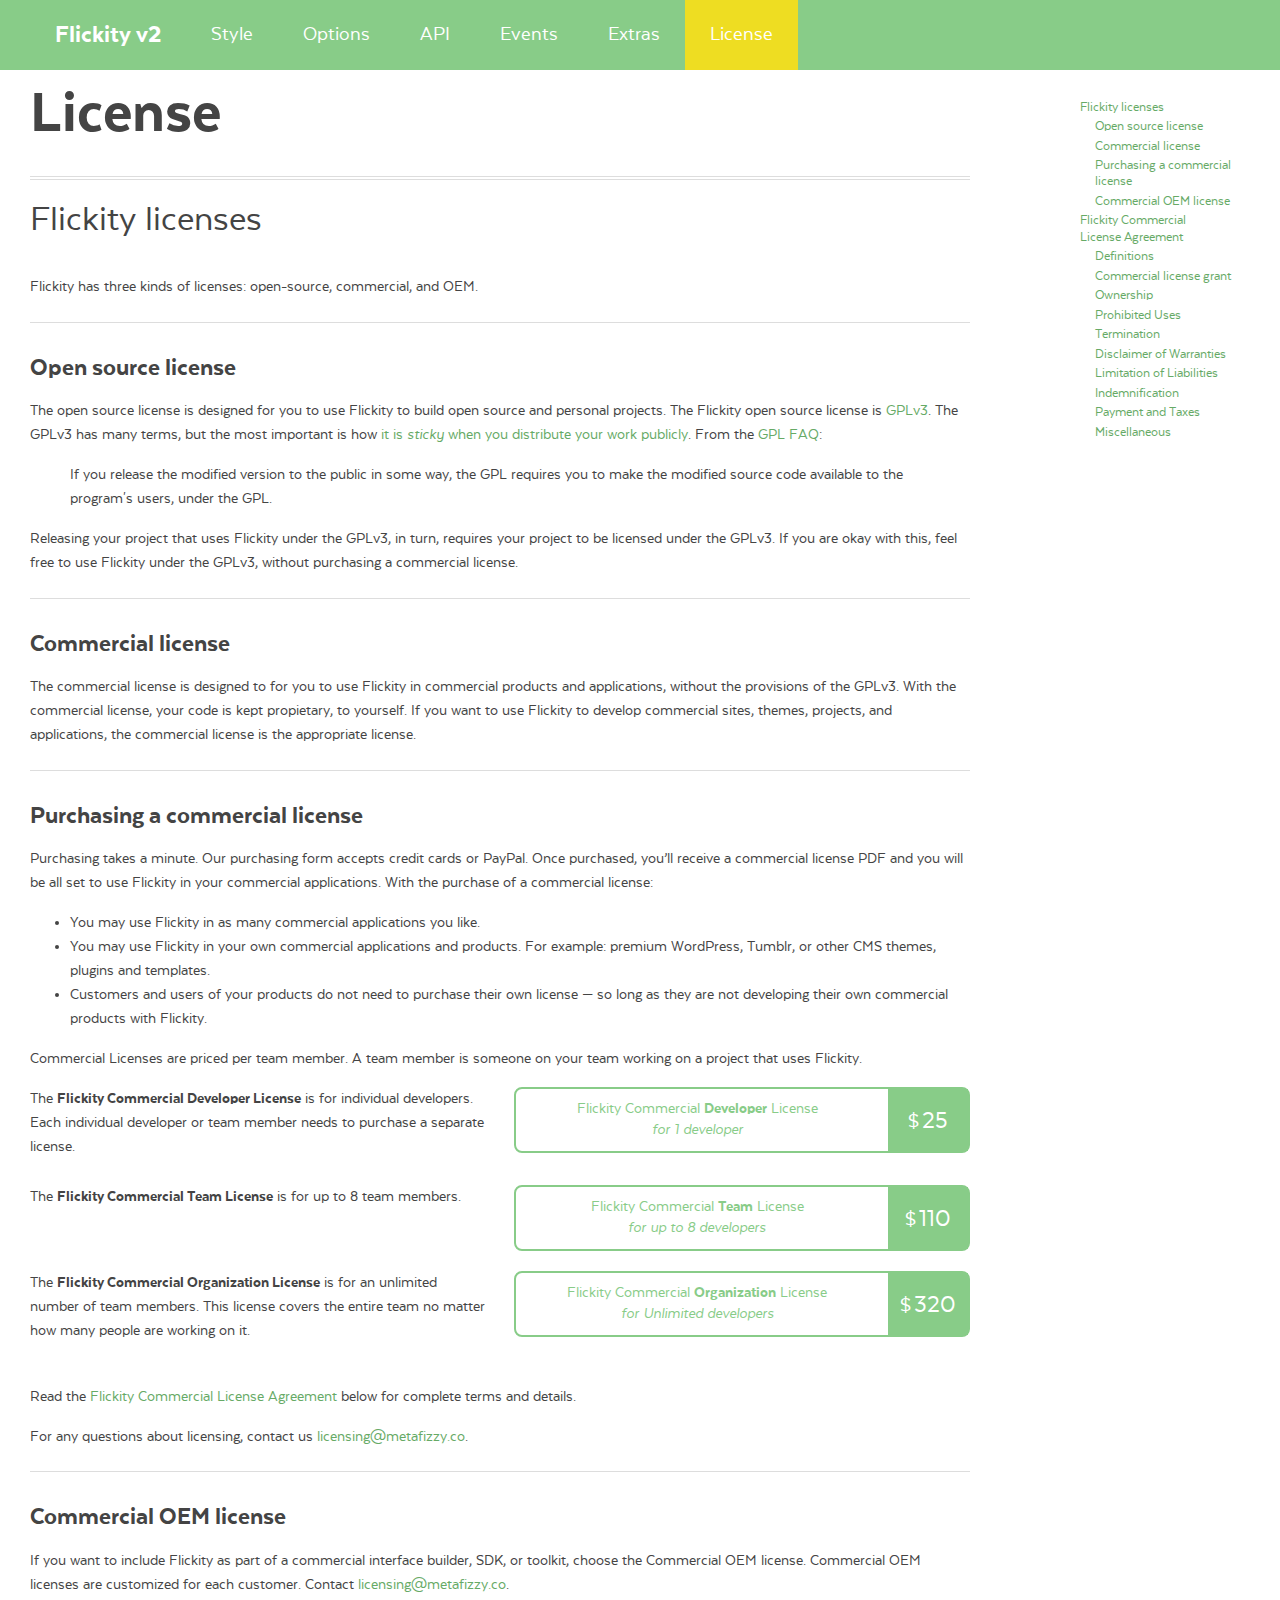
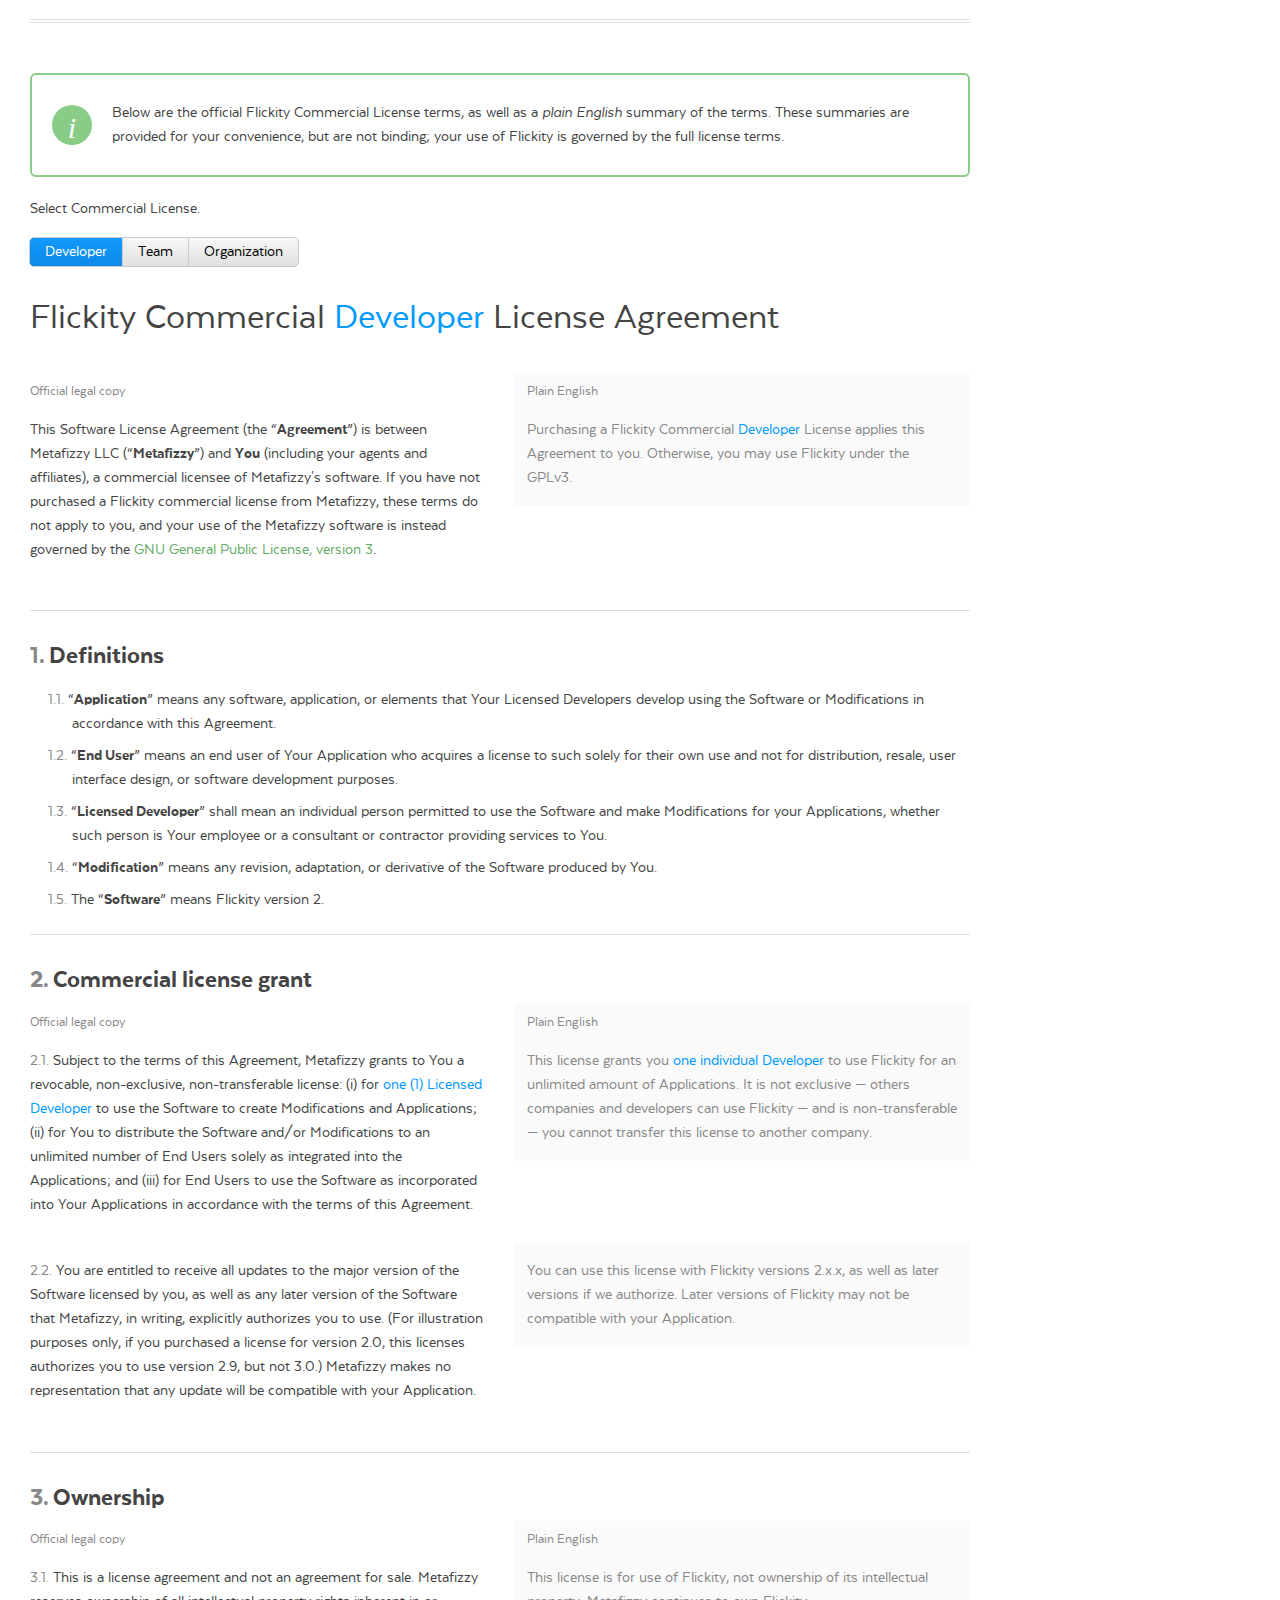
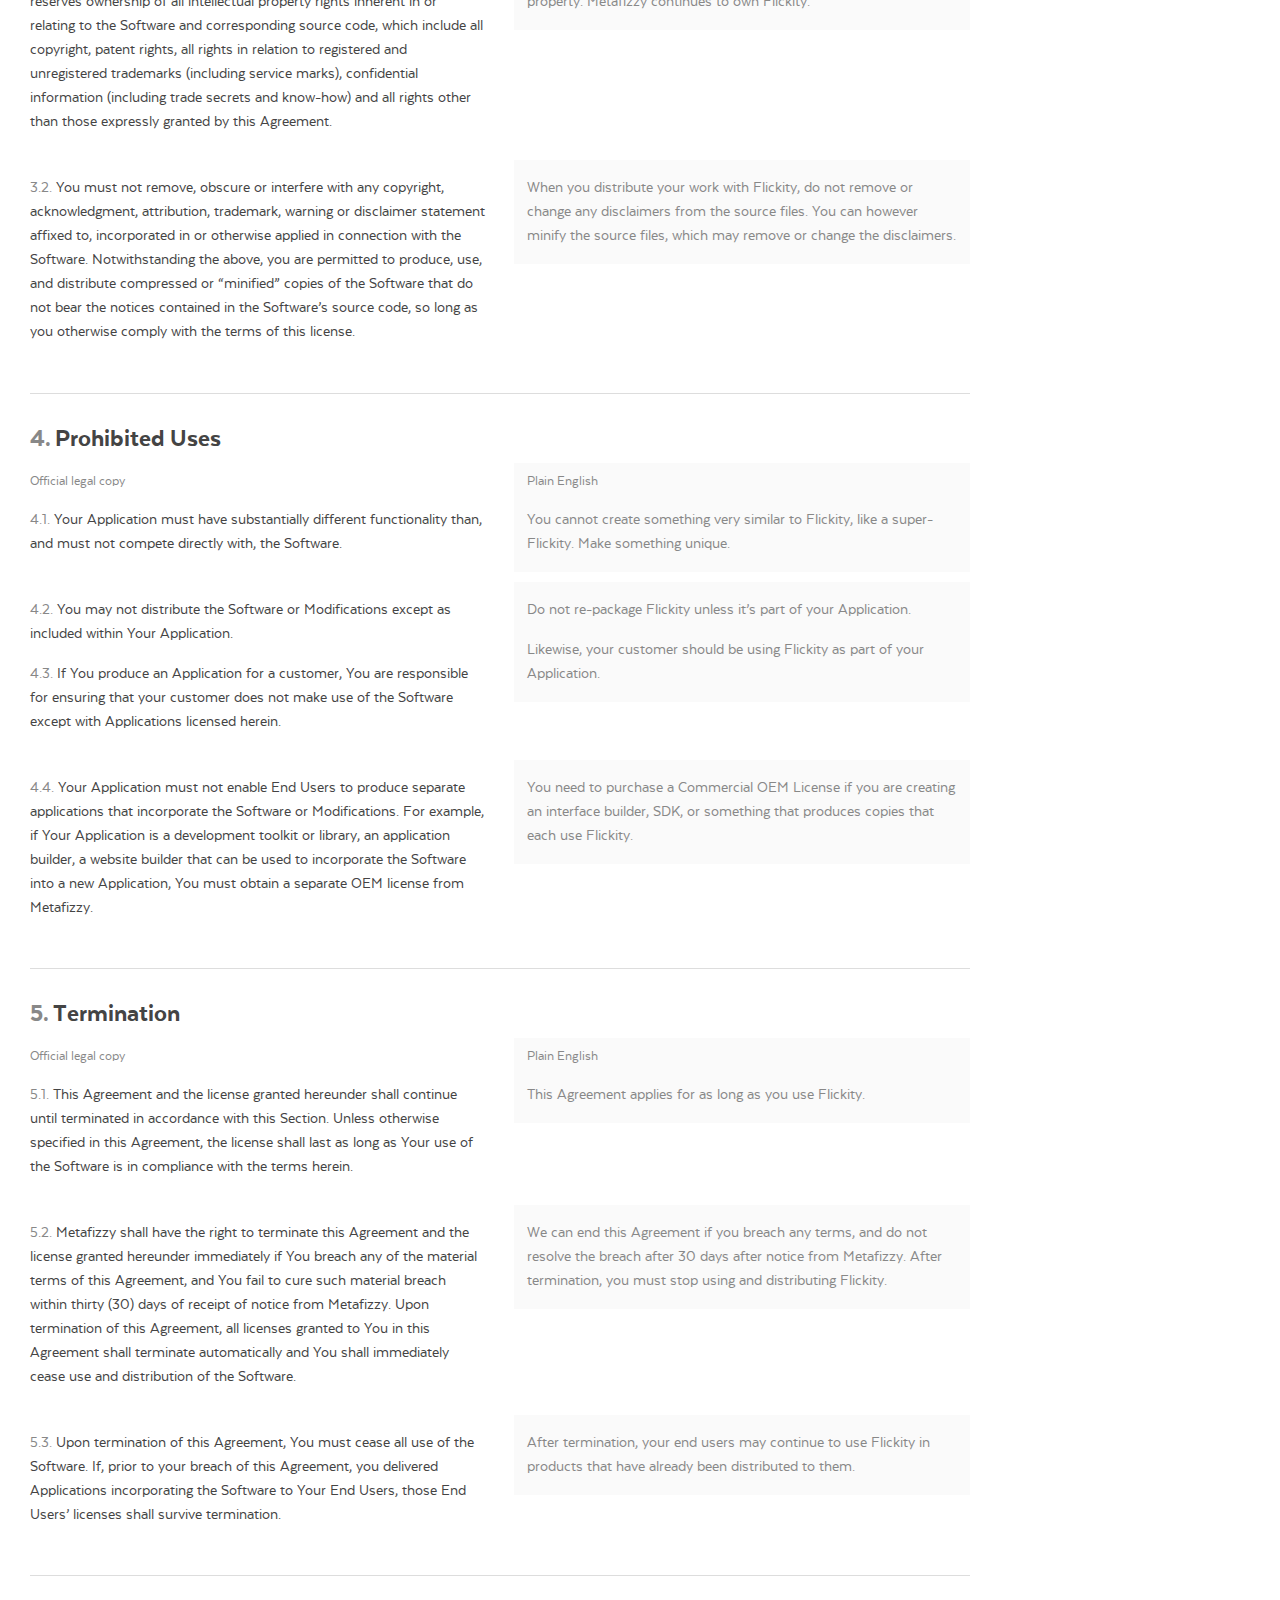
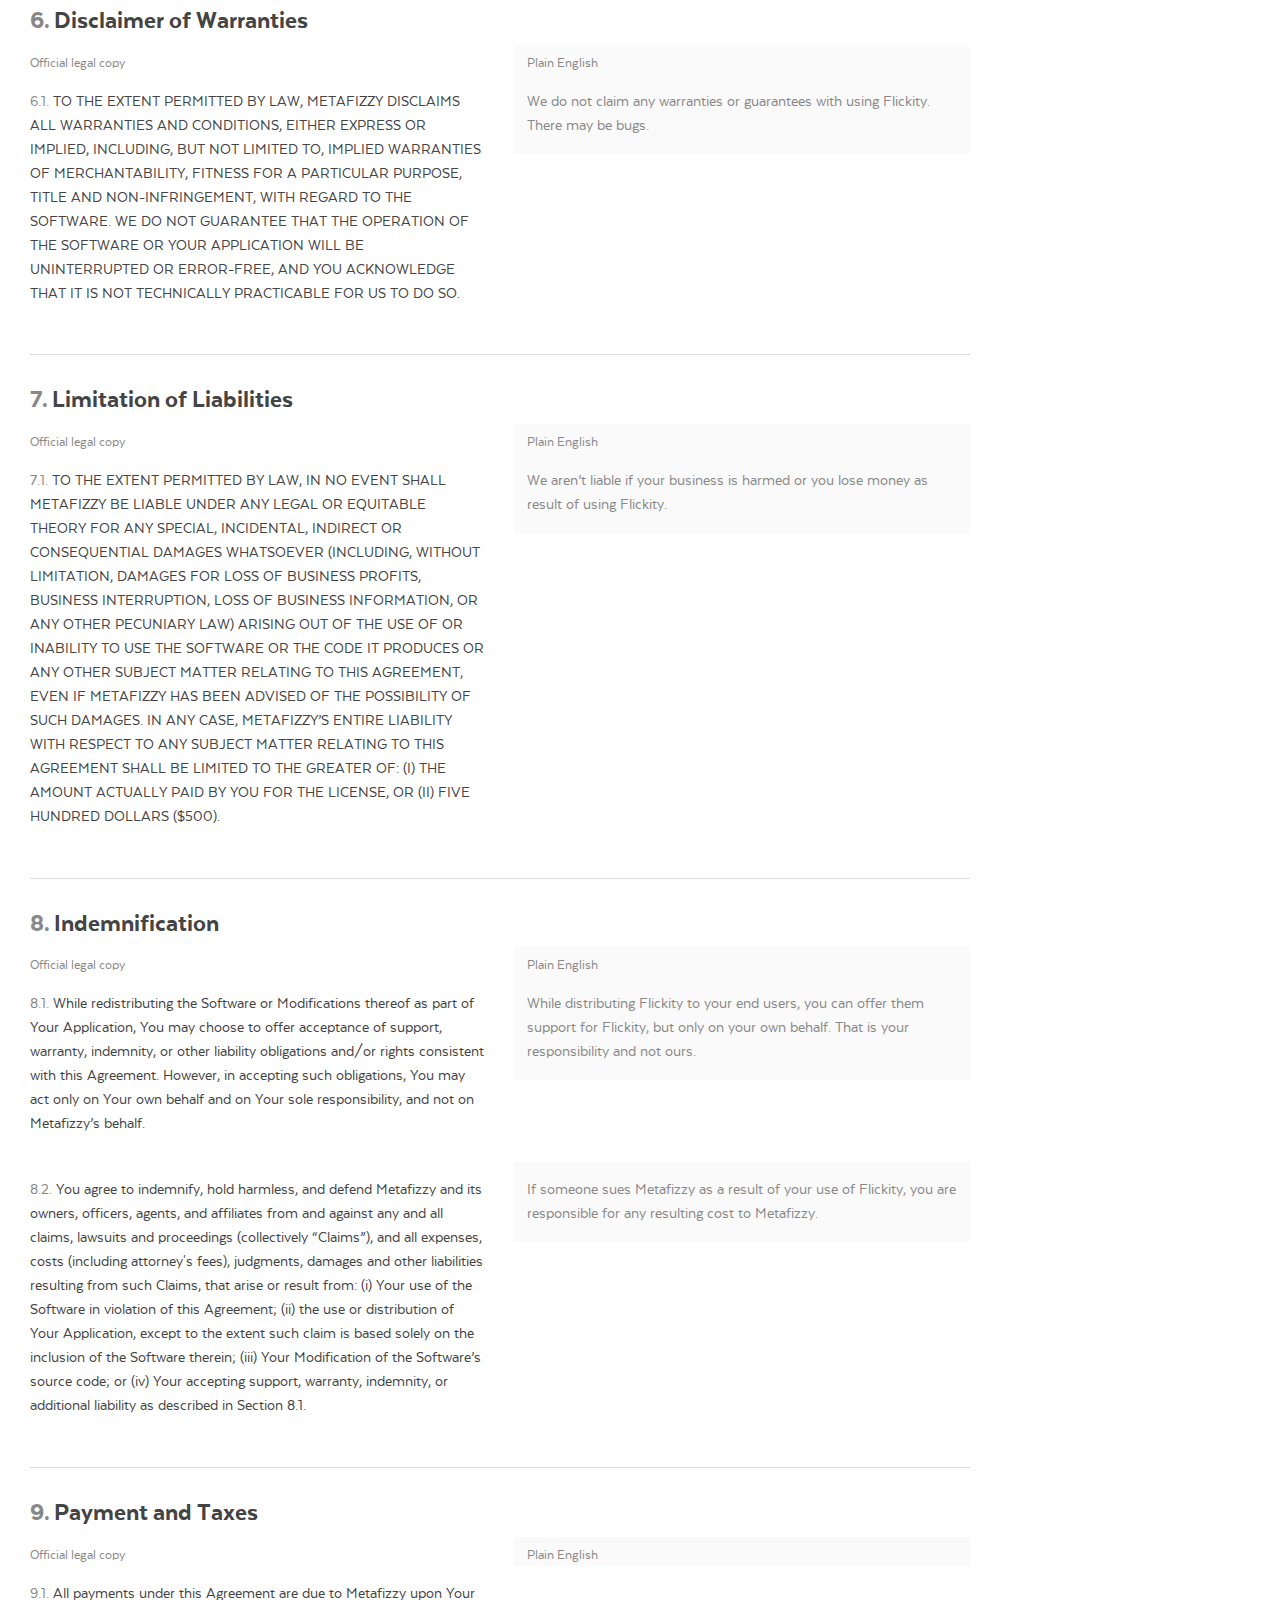
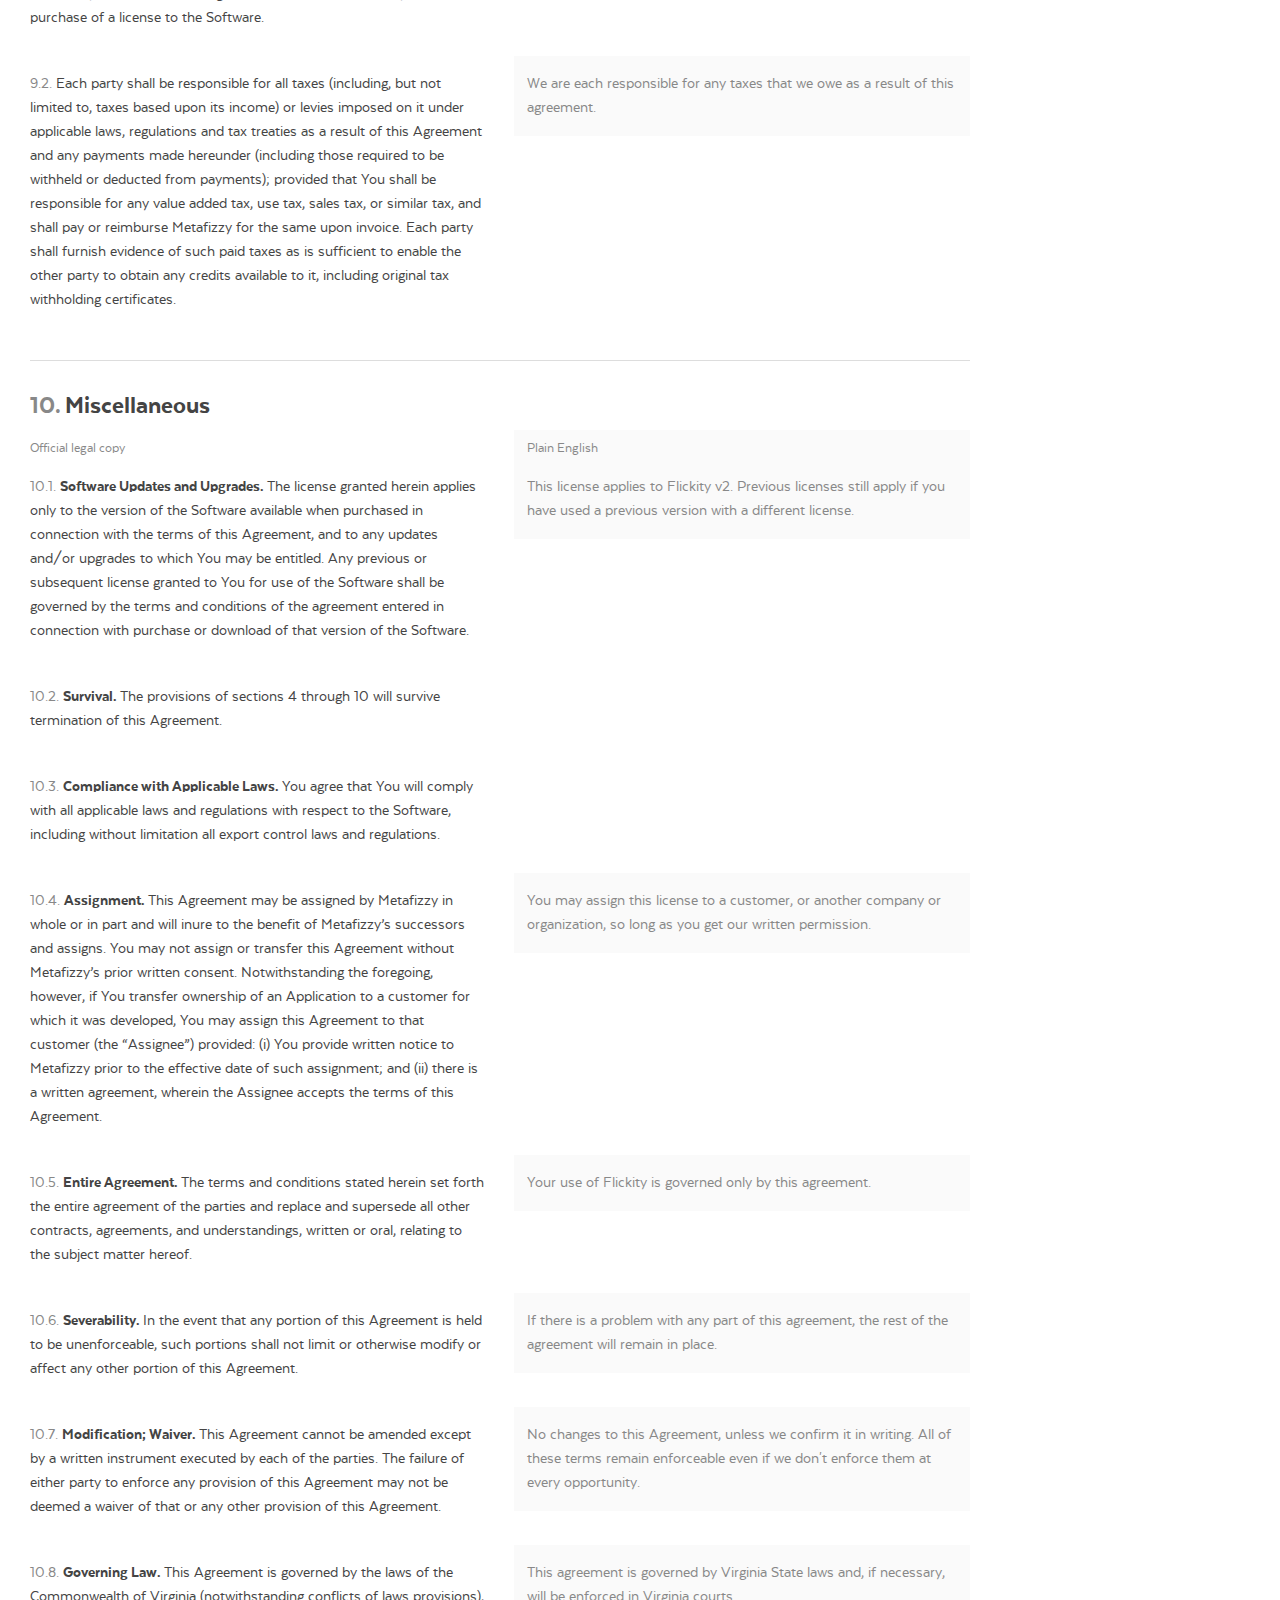
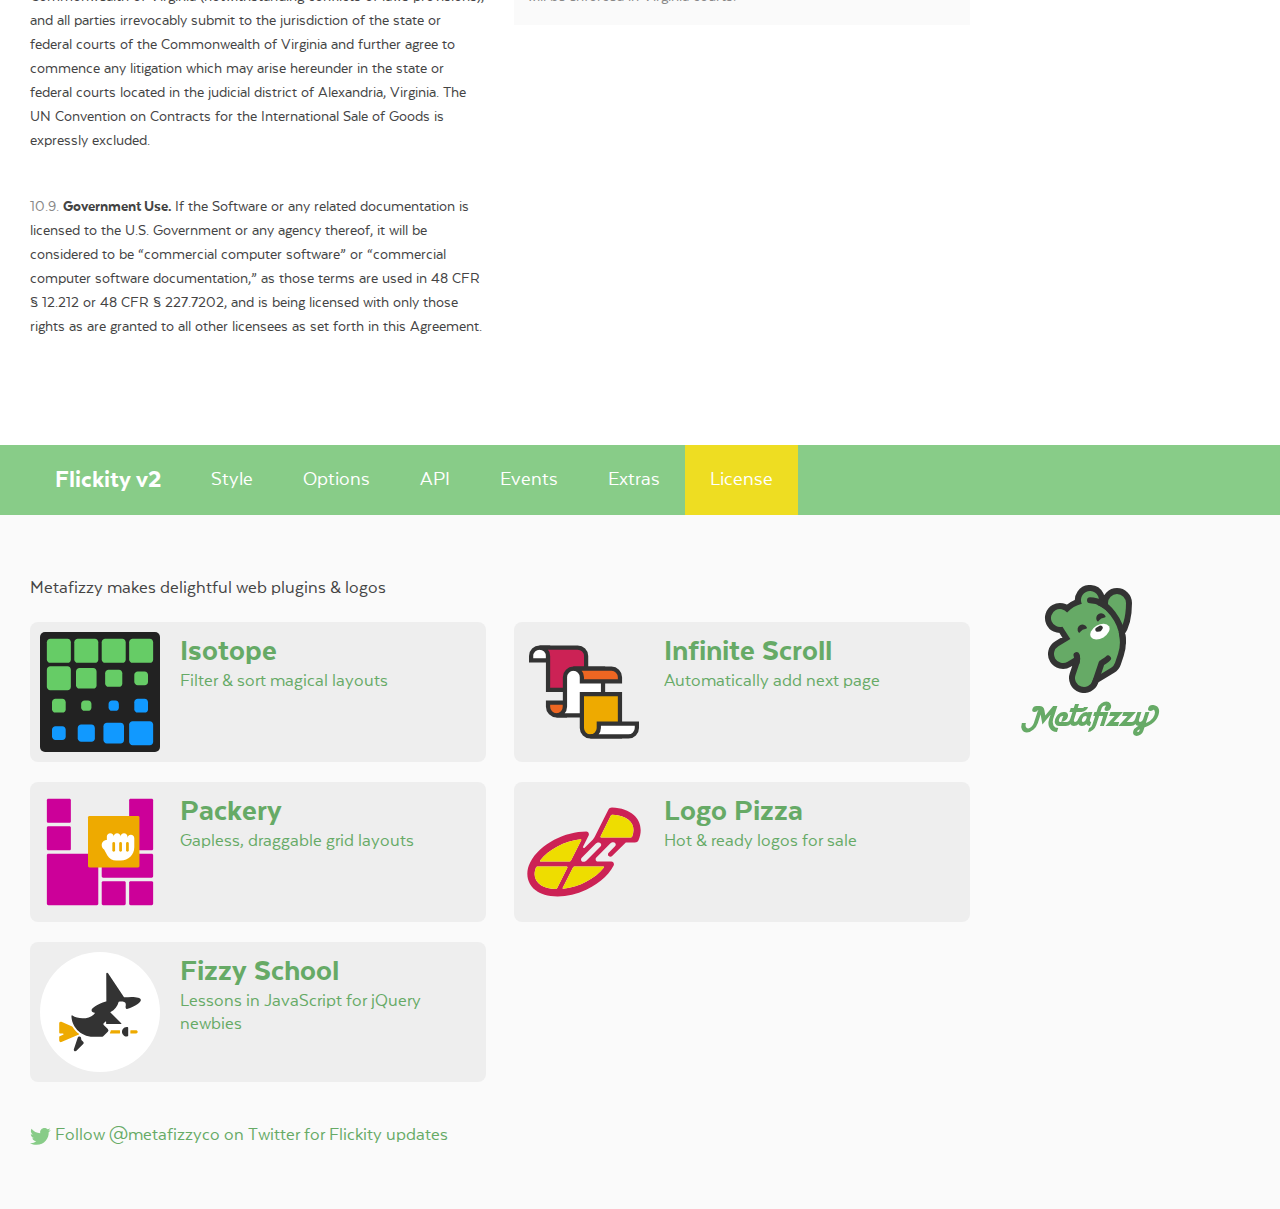
<file: docs/license.html>
<!DOCTYPE html><html lang="en" class="export"><head>
  <meta charset="utf-8">
  <meta name="description" content="Touch, responsive, flickable carousels">
  <meta name="viewport" content="width=device-width">

  <title>Flickity v2 · License</title>

    <link rel="stylesheet" href="css/flickity-docs.css?6" media="screen">

  <meta name="twitter:card" content="summary">
  <meta name="twitter:site" content="@metafizzyco">
  <meta name="twitter:url" content="https://flickity.metafizzy.co/license.html">
  <meta name="twitter:title" content="Flickity License">
  <meta name="twitter:description" content="Touch, responsive, flickable carousels">

</head>
<body class="page--license">


<nav class="site-nav">
  <div class="container">
    <ul class="site-nav__list">
      <li class="site-nav__item site-nav__item--homepage"><a href=".">Flickity v2</a></li>
      <li class="site-nav__item site-nav__item--style"><a href="style.html">Style</a></li>
      <li class="site-nav__item site-nav__item--options"><a href="options.html">Options</a></li>
      <li class="site-nav__item site-nav__item--api"><a href="api.html">API</a></li>
      <li class="site-nav__item site-nav__item--events"><a href="events.html">Events</a></li>
      <li class="site-nav__item site-nav__item--extras"><a href="extras.html">Extras</a></li>
      <li class="site-nav__item site-nav__item--license"><a href="license.html">License</a></li>
    </ul>
  </div>
</nav>


<div class="main">
  <div class="container">
      <h1 class="page-title">License</h1>


    <ul class="page-nav" data-js="page-nav">
<li class="page-nav__item page-nav__item--h2">
        <a href="#flickity-licenses">Flickity licenses</a>
      </li><li class="page-nav__item page-nav__item--h3">
        <a href="#open-source-license">Open source license</a>
      </li><li class="page-nav__item page-nav__item--h3">
        <a href="#commercial-license">Commercial license</a>
      </li><li class="page-nav__item page-nav__item--h3">
        <a href="#purchasing-a-commercial-license">Purchasing a commercial license</a>
      </li><li class="page-nav__item page-nav__item--h3">
        <a href="#commercial-oem-license">Commercial OEM license</a>
      </li><li class="page-nav__item page-nav__item--h2">
        <a href="#flickity-commercial-license-agreement">Flickity Commercial License&nbsp;Agreement</a>
      </li><li class="page-nav__item page-nav__item--h3">
        <a href="#definitions">Definitions</a>
      </li><li class="page-nav__item page-nav__item--h3">
        <a href="#commercial-license-grant">Commercial license grant</a>
      </li><li class="page-nav__item page-nav__item--h3">
        <a href="#ownership">Ownership</a>
      </li><li class="page-nav__item page-nav__item--h3">
        <a href="#prohibited-uses">Prohibited Uses</a>
      </li><li class="page-nav__item page-nav__item--h3">
        <a href="#termination">Termination</a>
      </li><li class="page-nav__item page-nav__item--h3">
        <a href="#disclaimer-of-warranties">Disclaimer of Warranties</a>
      </li><li class="page-nav__item page-nav__item--h3">
        <a href="#limitation-of-liabilities">Limitation of Liabilities</a>
      </li><li class="page-nav__item page-nav__item--h3">
        <a href="#indemnification">Indemnification</a>
      </li><li class="page-nav__item page-nav__item--h3">
        <a href="#payment-and-taxes">Payment and Taxes</a>
      </li><li class="page-nav__item page-nav__item--h3">
        <a href="#miscellaneous">Miscellaneous</a>
      </li></ul>


<h2 id="flickity-licenses">Flickity licenses</h2>

<p>Flickity has three kinds of licenses: open-source, commercial, and OEM.</p>


<h3 id="open-source-license">Open source license</h3>

<p>The open source license is designed for you to use Flickity to build open source and personal projects. The Flickity open source license is <a href="https://www.gnu.org/licenses/gpl-3.0.html">GPLv3</a>. The GPLv3 has many terms, but the most important is how <a href="https://www.gnu.org/licenses/gpl-3.0.html#section5">it is <em>sticky</em> when you distribute your work publicly</a>. From the <a href="https://www.gnu.org/licenses/gpl-faq.html#GPLRequireSourcePostedPublic">GPL FAQ</a>:</p>

<blockquote>
  <p>If you release the modified version to the public in some way, the GPL requires you to make the modified source code available to the program's users, under the GPL.</p>
</blockquote>

<p>Releasing your project that uses Flickity under the GPLv3, in turn, requires your project to be licensed under the GPLv3. If you are okay with this, feel free to use Flickity under the GPLv3, without purchasing a commercial license.</p>


<h3 id="commercial-license">Commercial license</h3>

<p>The commercial license is designed to for you to use Flickity in commercial products and applications, without the provisions of the GPLv3. With the commercial license, your code is kept propietary, to yourself. If you want to use Flickity to develop commercial sites, themes, projects, and applications, the commercial license is the appropriate license.</p>


<h3 id="purchasing-a-commercial-license">Purchasing a commercial license</h3>

<p>Purchasing takes a minute. Our purchasing form accepts credit cards or PayPal. Once purchased, you’ll receive a commercial license PDF and you will be all set to use Flickity in your commercial applications. With the purchase of a commercial license:</p>

<ul>
  <li>You may use Flickity in as many commercial applications you like.</li>
  <li>You may use Flickity in your own commercial applications and products. For example: premium WordPress, Tumblr, or other CMS themes, plugins and templates.</li>
  <li>Customers and users of your products do not need to purchase their own license — so long as they are not developing their own commercial products with Flickity.</li>
</ul>

<p>Commercial Licenses are priced per team member. A team member is someone on your team working on a project that uses Flickity.</p>

<div class="duo">
  <div class="duo__cell duo__cell--license-option">
    <p>The <strong>Flickity Commercial Developer License</strong> is for individual developers. Each individual developer or team member needs to purchase a separate license.</p>
  </div>
  <div class="duo__cell">
      <a class="buy-button" href="https://gum.co/flickity-dev">
        <span class="buy-button__project">Flickity Commercial</span>
        <span class="buy-button__title">Developer</span>
        <span class="buy-button__license">License</span>
        <span class="buy-button__for">for 1 developer</span>
        <span class="buy-button__price">
          <span class="buy-button__price__dollar">$</span><span class="buy-button__price__value">25</span>
        </span>
      </a>
  </div>
</div>

<div class="duo">
  <div class="duo__cell duo__cell--license-option">
    <p>The <strong>Flickity Commercial Team License</strong> is for up to 8 team members.</p>
  </div>
  <div class="duo__cell">
      <a class="buy-button" href="https://gum.co/flickity-team">
        <span class="buy-button__project">Flickity Commercial</span>
        <span class="buy-button__title">Team</span>
        <span class="buy-button__license">License</span>
        <span class="buy-button__for">for up to 8 developers</span>
        <span class="buy-button__price">
          <span class="buy-button__price__dollar">$</span><span class="buy-button__price__value">110</span>
        </span>
      </a>
  </div>
</div>

<div class="duo">
  <div class="duo__cell duo__cell--license-option">
    <p>The <strong>Flickity Commercial Organization License</strong> is for an unlimited number of team members. This license covers the entire team no matter how many people are working on it.</p>
  </div>
  <div class="duo__cell">
      <a class="buy-button" href="https://gum.co/flickity-org">
        <span class="buy-button__project">Flickity Commercial</span>
        <span class="buy-button__title">Organization</span>
        <span class="buy-button__license">License</span>
        <span class="buy-button__for">for Unlimited developers</span>
        <span class="buy-button__price">
          <span class="buy-button__price__dollar">$</span><span class="buy-button__price__value">320</span>
        </span>
      </a>
  </div>
</div>

<p>Read the <a href="#flickity-commercial-license-agreement">Flickity Commercial License Agreement</a> below for complete terms and details.</p>

<p>For any questions about licensing, contact us <a href="mailto:licensing@metafizzy.co">licensing@metafizzy.co</a>.</p>


<h3 id="commercial-oem-license">Commercial OEM license</h3>

<p>If you want to include Flickity as part of a commercial interface builder, SDK, or toolkit, choose the Commercial OEM license. Commercial OEM licenses are customized for each customer. Contact <a href="mailto:licensing@metafizzy.co">licensing@metafizzy.co</a>.</p>


<div class="commercial-license-agreement" data-js="commercial-license-agreement">

  <h2 id="flickity-commercial-license-agreement">Flickity Commercial License&nbsp;Agreement</h2>

  <div class="call-out call-out--chill">
    <p>Below are the official Flickity Commercial License terms, as well as a <em>plain English</em> summary of the terms. These summaries are provided for your convenience, but are not binding; your use of Flickity is governed by the full license terms.</p>
  </div>

  <p>Select Commercial License.</p>

  <div class="button-group button-row">
    <button class="button button--developer is-selected" data-license-option="developer">Developer</button>
    <button class="button button--team" data-license-option="team">Team</button>
    <button class="button button--organization" data-license-option="organization">Organization</button>
  </div>

  <div class="duo duo--legal duo--legal--first">
    <div class="duo__cell duo--legal__official">
      <p id="agreement-p1">This Software License Agreement (the “<strong>Agreement</strong>”) is between Metafizzy LLC (“<strong>Metafizzy</strong>”) and <strong>You</strong> (including your agents and affiliates), a commercial licensee of Metafizzy's software. If you have not purchased a Flickity commercial license from Metafizzy, these terms do not apply to you, and your use of the Metafizzy software is instead governed by the <a href="https://www.gnu.org/licenses/gpl-3.0.html">GNU General Public License, version 3</a>.</p>
    </div>
    <div class="duo__cell duo--legal__plain">
      <p>Purchasing a Flickity Commercial <span data-license-property="title"></span> License applies this Agreement to you. Otherwise, you may use Flickity under the GPLv3.</p>
    </div>
  </div>

  <h3 id="definitions">Definitions</h3>

  <ol class="cla__definitions-list">
    <li>“<strong>Application</strong>” means any software, application, or elements that Your Licensed Developers develop using the Software or Modifications in accordance with this Agreement.</li>
    <li>“<strong>End User</strong>” means an end user of Your Application who acquires a license to such solely for their own use and not for distribution, resale, user interface design, or software development purposes.</li>
    <li>“<strong>Licensed Developer</strong>” shall mean an individual person permitted to use the Software and make Modifications for your Applications, whether such person is Your employee or a consultant or contractor providing services to You. </li>
    <li>“<strong>Modification</strong>” means any revision, adaptation, or derivative of the Software produced by You.</li>
    <li>The “<strong>Software</strong>” means Flickity version 2.</li>
  </ol>

  <h3 id="commercial-license-grant">Commercial license grant</h3>

  <div class="duo duo--legal duo--legal--first">
    <div class="duo__cell duo--legal__official">
      <p id="grant-p1" class="cla__part">Subject to the terms of this Agreement, Metafizzy grants to You a revocable, non-exclusive, non-transferable license: (i) for <span data-license-property="for-official">one (1) Licensed Developer</span> to use the Software to create Modifications and Applications; (ii) for You to distribute the Software and/or Modifications to an unlimited number of End Users solely as integrated into the Applications; and (iii) for End Users to use the Software as incorporated into Your Applications in accordance with the terms of this Agreement.</p>
    </div>
    <div class="duo__cell duo--legal__plain">
      <p>This license grants you <span data-license-property="for-plain">one individual Developer</span> to use Flickity for an unlimited amount of Applications. It is not exclusive — others companies and developers can use Flickity — and is non-transferable — you cannot transfer this license to another company.</p>
    </div>
  </div>

  <div class="duo duo--legal">
    <div class="duo__cell duo--legal__official">
      <p id="grant-p2" class="cla__part">You are entitled to receive all updates to the major version of the Software licensed by you, as well as any later version of the Software that Metafizzy, in writing, explicitly authorizes you to use. (For illustration purposes only, if you purchased a license for version 2.0, this licenses authorizes you to use version 2.9, but not 3.0.) Metafizzy makes no representation that any update will be compatible with your Application.</p>
    </div>
    <div class="duo__cell duo--legal__plain">
      <p>You can use this license with Flickity versions 2.x.x, as well as later versions if we authorize. Later versions of Flickity may not be compatible with your Application.</p>
    </div>
  </div>

  <h3 id="ownership">Ownership</h3>

  <div class="duo duo--legal duo--legal--first">
    <div class="duo__cell duo--legal__official">
      <p id="ownership-p1" class="cla__part">This is a license agreement and not an agreement for sale. Metafizzy reserves ownership of all intellectual property rights inherent in or relating to the Software and corresponding source code, which include all copyright, patent rights, all rights in relation to registered and unregistered trademarks (including service marks), confidential information (including trade secrets and know-how) and all rights other than those expressly granted by this Agreement.</p>
    </div>
    <div class="duo__cell duo--legal__plain">
      <p>This license is for use of Flickity, not ownership of its intellectual property. Metafizzy continues to own Flickity.</p>
    </div>
  </div>

  <div class="duo duo--legal">
    <div class="duo__cell duo--legal__official">
      <p id="ownership-p2" class="cla__part">You must not remove, obscure or interfere with any copyright, acknowledgment, attribution, trademark, warning or disclaimer statement affixed to, incorporated in or otherwise applied in connection with the Software. Notwithstanding the above, you are permitted to produce, use, and distribute compressed or “minified” copies of the Software that do not bear the notices contained in the Software’s source code, so long as you otherwise comply with the terms of this license.</p>
    </div>
    <div class="duo__cell duo--legal__plain">
      <p>When you distribute your work with Flickity, do not remove or change any disclaimers from the source files. You can however minify the source files, which may remove or change the disclaimers.</p>
    </div>
  </div>

  <h3 id="prohibited-uses">Prohibited Uses</h3>

  <div class="duo duo--legal duo--legal--first">
    <div class="duo__cell duo--legal__official">
      <p id="prohibited-p1" class="cla__part">Your Application must have substantially different functionality than, and must not compete directly with, the Software.</p>
    </div>
    <div class="duo__cell duo--legal__plain">
      <p>You cannot create something very similar to Flickity, like a super-Flickity. Make something unique.</p>
    </div>
  </div>

  <div class="duo duo--legal">
    <div class="duo__cell duo--legal__official">
      <p id="prohibited-p2" class="cla__part">You may not distribute the Software or Modifications except as included within Your Application.</p> 
      <p id="prohibited-p3" class="cla__part">If You produce an Application for a customer, You are responsible for ensuring that your customer does not make use of the Software except with Applications licensed herein.</p>
    </div>
    <div class="duo__cell duo--legal__plain">
      <p>Do not re-package Flickity unless it’s part of your Application.</p>
      <p>Likewise, your customer should be using Flickity as part of your Application.</p>
    </div>
  </div>

  <div class="duo duo--legal">
    <div class="duo__cell duo--legal__official">
      <p id="prohibited-p4" class="cla__part">Your Application must not enable End Users to produce separate applications that incorporate the Software or Modifications. For example, if Your Application is a development toolkit or library, an application builder, a website builder that can be used to incorporate the Software into a new Application, You must obtain a separate OEM license from Metafizzy.</p>
    </div>
    <div class="duo__cell duo--legal__plain">
      <p>You need to purchase a Commercial OEM License if you are creating an interface builder, SDK, or something that produces copies that each use Flickity.</p>
    </div>
  </div>

  <h3 id="termination">Termination</h3>

  <div class="duo duo--legal  duo--legal--first">
    <div class="duo__cell duo--legal__official">
      <p id="termination-p1" class="cla__part">This Agreement and the license granted hereunder shall continue until terminated in accordance with this Section. Unless otherwise specified in this Agreement, the license shall last as long as Your use of the Software is in compliance with the terms herein. </p>
    </div>
    <div class="duo__cell duo--legal__plain">
      <p>This Agreement applies for as long as you use Flickity.</p>
    </div>
  </div>

  <div class="duo duo--legal">
    <div class="duo__cell duo--legal__official">
      <p id="termination-p2" class="cla__part">Metafizzy shall have the right to terminate this Agreement and the license granted hereunder immediately if You breach any of the material terms of this Agreement, and You fail to cure such material breach within thirty (30) days of receipt of notice from Metafizzy. Upon termination of this Agreement, all licenses granted to You in this Agreement shall terminate automatically and You shall immediately cease use and distribution of the Software.</p>
    </div>
    <div class="duo__cell duo--legal__plain">
      <p>We can end this Agreement if you breach any terms, and do not resolve the breach after 30 days after notice from Metafizzy. After termination, you must stop using and distributing Flickity.</p>
    </div>
  </div>

  <div class="duo duo--legal">
    <div class="duo__cell duo--legal__official">
      <p id="termination-p3" class="cla__part">Upon termination of this Agreement, You must cease all use of the Software. If, prior to your breach of this Agreement, you delivered Applications incorporating the Software to Your End Users, those End Users’ licenses shall survive termination.</p>
    </div>
    <div class="duo__cell duo--legal__plain">
      <p>After termination, your end users may continue to use Flickity in products that have already been distributed to them.</p>
    </div>
  </div>

  <h3 id="disclaimer-of-warranties">Disclaimer of Warranties</h3>

  <div class="duo duo--legal duo--legal--first">
    <div class="duo__cell duo--legal__official">
      <p class="cla__part">TO THE EXTENT PERMITTED BY LAW, METAFIZZY DISCLAIMS ALL WARRANTIES AND CONDITIONS, EITHER EXPRESS OR IMPLIED, INCLUDING, BUT NOT LIMITED TO, IMPLIED WARRANTIES OF MERCHANTABILITY, FITNESS FOR A PARTICULAR PURPOSE, TITLE AND NON-INFRINGEMENT, WITH REGARD TO THE SOFTWARE. WE DO NOT GUARANTEE THAT THE OPERATION OF THE SOFTWARE OR YOUR APPLICATION WILL BE UNINTERRUPTED OR ERROR-FREE, AND YOU ACKNOWLEDGE THAT IT IS NOT TECHNICALLY PRACTICABLE FOR US TO DO SO.</p>
    </div>
    <div class="duo__cell duo--legal__plain">
      <p>We do not claim any warranties or guarantees with using Flickity. There may be bugs.</p>
    </div>
  </div>

  <h3 id="limitation-of-liabilities">Limitation of Liabilities</h3>

  <div class="duo duo--legal duo--legal--first">
    <div class="duo__cell duo--legal__official">
      <p class="cla__part">TO THE EXTENT PERMITTED BY LAW, IN NO EVENT SHALL METAFIZZY BE LIABLE UNDER ANY LEGAL OR EQUITABLE THEORY FOR ANY SPECIAL, INCIDENTAL, INDIRECT OR CONSEQUENTIAL DAMAGES WHATSOEVER (INCLUDING, WITHOUT LIMITATION, DAMAGES FOR LOSS OF BUSINESS PROFITS, BUSINESS INTERRUPTION, LOSS OF BUSINESS INFORMATION, OR ANY OTHER PECUNIARY LAW) ARISING OUT OF THE USE OF OR INABILITY TO USE THE SOFTWARE OR THE CODE IT PRODUCES OR ANY OTHER SUBJECT MATTER RELATING TO THIS AGREEMENT, EVEN IF METAFIZZY HAS BEEN ADVISED OF THE POSSIBILITY OF SUCH DAMAGES. IN ANY CASE, METAFIZZY’S ENTIRE LIABILITY WITH RESPECT TO ANY SUBJECT MATTER RELATING TO THIS AGREEMENT SHALL BE LIMITED TO THE GREATER OF: (I) THE AMOUNT ACTUALLY PAID BY YOU FOR THE LICENSE, OR (II) FIVE HUNDRED DOLLARS ($500).</p>
    </div>
    <div class="duo__cell duo--legal__plain">
      <p>We aren’t liable if your business is harmed or you lose money as
  result of using Flickity.</p>
    </div>
  </div>

  <h3 id="indemnification">Indemnification</h3>

  <div class="duo duo--legal duo--legal--first">
    <div class="duo__cell duo--legal__official">
      <p class="cla__part">While redistributing the Software or Modifications thereof as part of Your Application, You may choose to offer acceptance of support, warranty, indemnity, or other liability obligations and/or rights consistent with this Agreement. However, in accepting such obligations, You may act only on Your own behalf and on Your sole responsibility, and not on Metafizzy’s behalf. </p>
    </div>
    <div class="duo__cell duo--legal__plain">
      <p>While distributing Flickity to your end users, you can offer them support for Flickity, but only on your own behalf. That is your responsibility and not ours.</p>
    </div>
  </div>

  <div class="duo duo--legal">
    <div class="duo__cell duo--legal__official">
      <p class="cla__part">You agree to indemnify, hold harmless, and defend Metafizzy and its owners, officers, agents, and affiliates from and against any and all claims, lawsuits and proceedings (collectively “Claims”), and all expenses, costs (including attorney's fees), judgments, damages and other liabilities resulting from such Claims, that arise or result from: (i) Your use of the Software in violation of this Agreement; (ii) the use or distribution of Your Application, except to the extent such claim is based solely on the inclusion of the Software therein; (iii) Your Modification of the Software’s source code; or (iv) Your accepting support, warranty, indemnity, or additional liability as described in Section 8.1.</p>
    </div>
    <div class="duo__cell duo--legal__plain">
      <p>If someone sues Metafizzy as a result of your use of Flickity, you are responsible for any resulting cost to Metafizzy.</p>
    </div>
  </div>

  <h3 id="payment-and-taxes">Payment and Taxes</h3>

  <div class="duo duo--legal duo--legal--first">
    <div class="duo__cell duo--legal__official">
      <p class="cla__part">All payments under this Agreement are due to Metafizzy upon Your purchase of a license to the Software.</p>
    </div>
    <div class="duo__cell duo--legal__plain">
    </div>
  </div>

  <div class="duo duo--legal">
    <div class="duo__cell duo--legal__official">
      <p class="cla__part">Each party shall be responsible for all taxes (including, but not limited to, taxes based upon its income) or levies imposed on it under applicable laws, regulations and tax treaties as a result of this Agreement and any payments made hereunder (including those required to be withheld or deducted from payments); provided that You shall be responsible for any value added tax, use tax, sales tax, or similar tax,  and shall pay or reimburse Metafizzy for the same upon invoice. Each party shall furnish evidence of such paid taxes as is sufficient to enable the other party to obtain any credits available to it, including original tax withholding certificates.</p>
    </div>
    <div class="duo__cell duo--legal__plain">
      <p>We are each responsible for any taxes that we owe as a result of this agreement.</p>
    </div>
  </div>

  <h3 id="miscellaneous">Miscellaneous</h3>

  <div class="duo duo--legal duo--legal--first">
    <div class="duo__cell duo--legal__official">
      <p class="cla__part"><strong>Software Updates and Upgrades.</strong> The license granted herein applies only to the version of the Software available when purchased in connection with the terms of this Agreement, and to any updates and/or upgrades to which You may be entitled. Any previous or subsequent license granted to You for use of the Software shall be governed by the terms and conditions of the agreement entered in connection with purchase or download of that version of the Software.</p>
    </div>
    <div class="duo__cell duo--legal__plain">
      <p>This license applies to Flickity v2. Previous licenses still apply if you have used a previous version with a different license.</p>
    </div>
  </div>

  <div class="duo duo--legal">
    <div class="duo__cell duo--legal__official">
      <p class="cla__part"><strong>Survival.</strong> The provisions of sections 4 through 10 will survive termination of this Agreement.</p>
    </div>
    <div class="duo__cell duo--legal__plain">
    </div>
  </div>

  <div class="duo duo--legal">
    <div class="duo__cell duo--legal__official">
      <p class="cla__part"><strong>Compliance with Applicable Laws.</strong> You agree that You will comply with all applicable laws and regulations with respect to the Software, including without limitation all export control laws and regulations.</p>
    </div>
    <div class="duo__cell duo--legal__plain">
    </div>
  </div>

  <div class="duo duo--legal">
    <div class="duo__cell duo--legal__official">
      <p class="cla__part"><strong>Assignment.</strong> This Agreement may be assigned by Metafizzy in whole or in part and will inure to the benefit of Metafizzy’s successors and assigns. You may not assign or transfer this Agreement without Metafizzy’s prior written consent. Notwithstanding the foregoing, however, if You transfer ownership of an Application to a customer for which it was developed, You may assign this Agreement to that customer (the “Assignee”) provided: (i) You provide written notice to Metafizzy prior to the effective date of such assignment; and (ii) there is a written agreement, wherein the Assignee accepts the terms of this Agreement.</p>
    </div>
    <div class="duo__cell duo--legal__plain">
      <p>You may assign this license to a customer, or another company or organization, so long as you get our written permission.</p>
    </div>
  </div>

  <div class="duo duo--legal">
    <div class="duo__cell duo--legal__official">
      <p class="cla__part"><strong>Entire Agreement.</strong> The terms and conditions stated herein set forth the entire agreement of the parties and replace and supersede all other contracts, agreements, and understandings, written or oral, relating to the subject matter hereof.</p>
    </div>
    <div class="duo__cell duo--legal__plain">
      <p>Your use of Flickity is governed only by this agreement.</p>
    </div>
  </div>

  <div class="duo duo--legal">
    <div class="duo__cell duo--legal__official">
      <p class="cla__part"><strong>Severability.</strong> In the event that any portion of this Agreement is held to be unenforceable, such portions shall not limit or otherwise modify or affect any other portion of this Agreement.</p>
    </div>
    <div class="duo__cell duo--legal__plain">
      <p>If there is a problem with any part of this agreement, the rest of the agreement will remain in place.</p>
    </div>
  </div>

  <div class="duo duo--legal">
    <div class="duo__cell duo--legal__official">
      <p class="cla__part"><strong>Modification; Waiver.</strong> This Agreement cannot be amended except by a written instrument executed by each of the parties. The failure of either party to enforce any provision of this Agreement may not be deemed a waiver of that or any other provision of this Agreement.</p>
    </div>
    <div class="duo__cell duo--legal__plain">
      <p>No changes to this Agreement, unless we confirm it in writing. All of these terms remain enforceable even if we don't enforce them at every opportunity.</p>
    </div>
  </div>

  <div class="duo duo--legal">
    <div class="duo__cell duo--legal__official">
      <p class="cla__part"><strong>Governing Law.</strong> This Agreement is governed by the laws of the Commonwealth of Virginia (notwithstanding conflicts of laws provisions), and all parties irrevocably submit to the jurisdiction of the state or federal courts of the Commonwealth of Virginia and further agree to commence any litigation which may arise hereunder in the state or federal courts located in the judicial district of Alexandria, Virginia. The UN Convention on Contracts for the International Sale of Goods is expressly excluded.</p>
    </div>
    <div class="duo__cell duo--legal__plain">
      <p>This agreement is governed by Virginia State laws and, if necessary, will be enforced in Virginia courts.</p>
    </div>
  </div>

  <div class="duo duo--legal">
    <div class="duo__cell duo--legal__official">
      <p class="cla__part"><strong>Government Use.</strong> If the Software or any related documentation is licensed to the U.S. Government or any agency thereof, it will be considered to be “commercial computer software” or “commercial computer software documentation,” as those terms are used in 48 CFR § 12.212 or 48 CFR § 227.7202, and is being licensed with only those rights as are granted to all other licensees as set forth in this Agreement.</p>
    </div>
    <div class="duo__cell duo--legal__plain">
    </div>
  </div>

</div> 

  </div>
</div>

<nav class="site-nav">
  <div class="container">
    <ul class="site-nav__list">
      <li class="site-nav__item site-nav__item--homepage"><a href=".">Flickity v2</a></li>
      <li class="site-nav__item site-nav__item--style"><a href="style.html">Style</a></li>
      <li class="site-nav__item site-nav__item--options"><a href="options.html">Options</a></li>
      <li class="site-nav__item site-nav__item--api"><a href="api.html">API</a></li>
      <li class="site-nav__item site-nav__item--events"><a href="events.html">Events</a></li>
      <li class="site-nav__item site-nav__item--extras"><a href="extras.html">Extras</a></li>
      <li class="site-nav__item site-nav__item--license"><a href="license.html">License</a></li>
    </ul>
  </div>
</nav>

<footer class="site-footer">

  <div class="container">

    <p class="site-footer__copy">Metafizzy makes delightful web plugins &amp; logos</p>

    <div class="showcase">
    
      <ul class="showcase-item-list">
          <li class="showcase-item">
            <a class="showcase-item__link" href="https://isotope.metafizzy.co">
              <div class="showcase-item__image">
                  <svg class="isotope-illo" xmlns="http://www.w3.org/2000/svg" viewBox="0 0 350 350" width="100" height="100">
                    <path class="isotope-illo__color1" fill="#6C6" d="M80 170H30c-6 0-10-5-10-10v-50c0-6 5-10 10-10h50c6 0 10 5 10 10v50C90 166 86 170 80 170z"></path>
                    <path class="isotope-illo__color1" fill="#6C6" d="M80 90H30c-6 0-10-5-10-10V30c0-6 5-10 10-10h50c6 0 10 5 10 10v50C90 86 86 90 80 90z"></path>
                    <path class="isotope-illo__color1" fill="#6C6" d="M160 90h-50c-6 0-10-5-10-10V30c0-6 5-10 10-10h50c6 0 10 5 10 10v50C170 86 166 90 160 90z"></path>
                    <path class="isotope-illo__color1" fill="#6C6" d="M240 90h-50c-6 0-10-5-10-10V30c0-6 5-10 10-10h50c6 0 10 5 10 10v50C250 86 246 90 240 90z"></path>
                    <path class="isotope-illo__color1" fill="#6C6" d="M320 90h-50c-6 0-10-5-10-10V30c0-6 5-10 10-10h50c6 0 10 5 10 10v50C330 86 326 90 320 90z"></path>
                    <path class="isotope-illo__color1" fill="#6C6" d="M155 165h-40c-6 0-10-5-10-10v-40c0-6 5-10 10-10h40c6 0 10 5 10 10v40 C165 161 161 165 155 165z"></path>
                    <path class="isotope-illo__color1" fill="#6C6" d="M230 160h-30c-6 0-10-5-10-10v-30c0-6 5-10 10-10h30c6 0 10 5 10 10v30 C240 156 236 160 230 160z"></path>
                    <path class="isotope-illo__color1" fill="#6C6" d="M305 155h-20c-6 0-10-5-10-10v-20c0-6 5-10 10-10h20c6 0 10 5 10 10v20 C315 151 311 155 305 155z"></path>
                    <path class="isotope-illo__color1" fill="#6C6" d="M65 235H45c-6 0-10-5-10-10v-20c0-6 5-10 10-10h20c6 0 10 5 10 10v20C75 231 71 235 65 235z"></path>
                    <path class="isotope-illo__color1" fill="#6C6" d="M140 230h-10c-6 0-10-5-10-10v-10c0-6 5-10 10-10h10c6 0 10 5 10 10v10 C150 226 146 230 140 230z"></path>
                    <path class="isotope-illo__color2" fill="#19F" d="M305 235h-20c-6 0-10-5-10-10v-20c0-6 5-10 10-10h20c6 0 10 5 10 10v20 C315 231 311 235 305 235z"></path>
                    <path class="isotope-illo__color2" fill="#19F" d="M65 315H45c-6 0-10-5-10-10v-20c0-6 5-10 10-10h20c6 0 10 5 10 10v20C75 311 71 315 65 315z"></path>
                    <path class="isotope-illo__color2" fill="#19F" d="M150 320h-30c-6 0-10-5-10-10v-30c0-6 5-10 10-10h30c6 0 10 5 10 10v30 C160 316 156 320 150 320z"></path>
                    <path class="isotope-illo__color2" fill="#19F" d="M220 230h-10c-6 0-10-5-10-10v-10c0-6 5-10 10-10h10c6 0 10 5 10 10v10 C230 226 226 230 220 230z"></path>
                    <path class="isotope-illo__color2" fill="#19F" d="M235 325h-40c-6 0-10-5-10-10v-40c0-6 5-10 10-10h40c6 0 10 5 10 10v40 C245 321 241 325 235 325z"></path>
                    <path class="isotope-illo__color2" fill="#19F" d="M320 330h-50c-6 0-10-5-10-10v-50c0-6 5-10 10-10h50c6 0 10 5 10 10v50 C330 326 326 330 320 330z"></path>
                  </svg>
              </div>
              <div class="showcase-item__text">
                <h3 class="showcase-item__title">Isotope</h3>
                <p class="showcase-item__description">Filter &amp; sort magical layouts</p>
              </div>
            </a>
          </li>
    
          <li class="showcase-item">
            <a class="showcase-item__link" href="https://infinite-scroll.com">
              <div class="showcase-item__image">
                  <svg class="infinite-scroll-illo" xmlns="http://www.w3.org/2000/svg" viewBox="0 0 520 520" width="200" height="200">
                    <path class="infinite-scroll-illo__page infinite-scroll-illo__page--back" d="M90,110H10V90c0-22,18-40,40-40h40V110z"></path>
                    <path class="infinite-scroll-illo__page infinite-scroll-illo__page--front1" d="M270,90L270,90c0-22-18-40-40-40h0H50h0c22,0,40,18,40,40v0v0v160h180V90z"></path>
                    <path class="infinite-scroll-illo__page infinite-scroll-illo__page--front2" d="M170,330v-20H90v20v0c0,22,18,40,40,40h0h40V330z"></path>
                    <path class="infinite-scroll-illo__page infinite-scroll-illo__page--back" d="M350,150H210c-22,0-40,18-40,40v140v0c0,22-18,40-40,40h0h220V150z"></path>
                    <path class="infinite-scroll-illo__page infinite-scroll-illo__page--front3" d="M430,470V270H250v160c0,22,18,40,40,40H430z"></path>
                    <path class="infinite-scroll-illo__page infinite-scroll-illo__page--front2" d="M250,190v20h180v-20c0-22-18-40-40-40H210h0C232,150,250,168,250,190L250,190z"></path>
                    <path class="infinite-scroll-illo__page infinite-scroll-illo__page--back" d="M330,410v20v0c0,22-18,40-40,40h0h180c22,0,40-18,40-40v-20H330z"></path>
                  </svg>
              </div>
              <div class="showcase-item__text">
                <h3 class="showcase-item__title">Infinite Scroll</h3>
                <p class="showcase-item__description">Automatically add next page</p>
              </div>
            </a>
          </li>
    
    
          <li class="showcase-item">
            <a class="showcase-item__link" href="https://packery.metafizzy.co">
              <div class="showcase-item__image">
                  <svg class="packery-illo" xmlns="http://www.w3.org/2000/svg" viewBox="0 0 700 700" width="100" height="100">
                    <path class="packery-illo__item" fill="#C09" d="M172 180H48c-4 0-8-4-8-8V48c0-4 4-8 8-8h124c4 0 8 4 8 8v124C180 176 176 180 172 180z"></path>
                    <path class="packery-illo__item" fill="#C09" d="M172 340H48c-4 0-8-4-8-8V208c0-4 4-8 8-8h124c4 0 8 4 8 8v124C180 336 176 340 172 340z"></path>
                    <path class="packery-illo__item" fill="#C09" d="M492 660H368c-4 0-8-4-8-8V528c0-4 4-8 8-8h124c4 0 8 4 8 8v124C500 656 496 660 492 660z"></path>
                    <path class="packery-illo__item" fill="#C09" d="M652 660H528c-4 0-8-4-8-8V528c0-4 4-8 8-8h124c4 0 8 4 8 8v124C660 656 656 660 652 660z"></path>
                    <path class="packery-illo__item" fill="#C09" d="M652 500H368c-4 0-8-4-8-8V368c0-4 4-8 8-8h284c4 0 8 4 8 8v124C660 496 656 500 652 500z"></path>
                    <path class="packery-illo__item" fill="#C09" d="M332 660H48c-4 0-8-4-8-8V368c0-4 4-8 8-8h284c4 0 8 4 8 8v284C340 656 336 660 332 660z"></path>
                    <path class="packery-illo__item" fill="#C09" d="M652 340H528c-4 0-8-4-8-8V48c0-4 4-8 8-8h124c4 0 8 4 8 8v284C660 336 656 340 652 340z"></path>
                    <path class="packery-illo__draggie" fill="#EA0" d="M572 440H288c-4 0-8-4-8-8V148c0-4 4-8 8-8h284c4 0 8 4 8 8v284C580 436 576 440 572 440z"></path>
                    <g>
                      <path class="packery-illo__hand" fill="white" d="M530 250c-11 0-20 9-20 20v-10c0-11-9-20-20-20s-20 9-20 20c0-11-9-20-20-20s-20 9-20 20c0-11-9-20-20-20
                        s-20 9-20 20v20c-17 0-30 13-30 30c0 11 6 20 14 25l19 35c10 18 30 30 51 30h28
                        c43 0 78-35 78-78V270C550 259 541 250 530 250z"></path>
                      <line class="packery-illo__hand-line" stroke="#EA0" fill="none" stroke-width="16" stroke-linecap="round" x1="430" y1="300" x2="430" y2="340"></line>
                      <line class="packery-illo__hand-line" stroke="#EA0" fill="none" stroke-width="16" stroke-linecap="round" x1="470" y1="300" x2="470" y2="340"></line>
                      <line class="packery-illo__hand-line" stroke="#EA0" fill="none" stroke-width="16" stroke-linecap="round" x1="510" y1="300" x2="510" y2="340"></line>
                    </g>
                  </svg>
              </div>
              <div class="showcase-item__text">
                <h3 class="showcase-item__title">Packery</h3>
                <p class="showcase-item__description">Gapless, draggable grid layouts</p>
              </div>
            </a>
          </li>
    
          <li class="showcase-item">
            <a class="showcase-item__link" href="http://logo.pizza">
              <div class="showcase-item__image">
                  <svg class="logo-pizza-illo" xmlns="http://www.w3.org/2000/svg" viewBox="0 0 700 700" width="100" height="100">
                    <path class="logo-pizza-illo__outline" fill="#C25" d="M513 91c-9-0-17 5-21 12l-80 160c-3 5-6 10-11 15l-47 47
                      c-5 5-12-1-9-7l32-64c5-11-2-23-14-23h-0c-121 0-268 70-327 180
                      C-9 497 35 609 196 609c138 0 279-85 327-180v0c5-11-2-23-14-23h-77c-13 0-19-15-10-24
                      l81-81c5-5 11-8 18-8l0 0c13 0 19 15 10 24L494 354c-6 6-6 14 0 20c3 3 6 4 10 4
                      c4 0 7-1 10-4l80-80h53c9 0 17-5 21-13C707 190 656 97 513 91z M334 281l-59 117
                      c-2 5-7 8-13 8H97c-4 0-6-4-3-7c49-64 143-114 236-124C333 275 335 278 334 281z
                       M70 441c2-4 6-7 10-7h168c4 0 7 4 5 8l-59 118c-2 4-6 6-11 6
                      C106 565 38 521 70 441z M466 441c-49 64-143 114-236 124c-3 0-6-3-4-6l59-117
                      c2-5 7-8 13-8h166C466 434 468 438 466 441z M446 318l-81 81c-5 5-11 8-18 8l0 0
                      c-13 0-19-15-10-24l81-81c5-5 11-8 18-8l0 0C449 294 455 309 446 318z M447 258L506 139
                      c2-4 6-7 11-6c101 7 140 60 114 126c-2 4-6 7-10 7H452C448 266 445 262 447 258z"></path>
                    <path class="logo-pizza-illo__slice" fill="#ED0" d="M334 281l-59 117c-2 5-7 8-13 8H97c-4 0-6-4-3-7
                      c49-64 143-114 236-124C333 275 335 278 334 281z"></path>
                    <path class="logo-pizza-illo__slice" fill="#ED0" d="M70 441c2-4 6-7 10-7h168c4 0 7 4 5 8l-59 118c-2 4-6 6-11 6
                      C106 565 38 521 70 441z"></path>
                    <path class="logo-pizza-illo__slice" fill="#ED0" d="M466 441c-49 64-143 114-236 124c-3 0-6-3-4-6l59-117
                      c2-5 7-8 13-8h166C466 434 468 438 466 441z"></path>
                    <path class="logo-pizza-illo__slice" fill="#ED0" d="M447 258L506 139c2-4 6-7 11-6c101 7 140 60 114 126c-2 4-6 7-10 7H452
                      C448 266 445 262 447 258z"></path>
                  </svg>
              </div>
              <div class="showcase-item__text">
                <h3 class="showcase-item__title">Logo Pizza</h3>
                <p class="showcase-item__description">Hot &amp; ready logos for sale</p>
              </div>
            </a>
          </li>
    
          <li class="showcase-item">
            <a class="showcase-item__link" href="http://fizzy.school">
              <div class="showcase-item__image">
                  <svg class="witchie-logo" xmlns="http://www.w3.org/2000/svg" viewBox="0 0 1000 1000" width="200" height="200">
                    <circle class="witchie-logo__moon" fill="white" cx="500" cy="500" r="500"></circle>
                    <path class="witchie-logo__broom" fill="#EA0" d="M582 675a35 35 0 0 0 8-20 3 3 0 0 1 3-2h71a3 3 0 0 1 3 3 59 59 0 0 0 0 20 3 3 0 0 1-3 3h-79A3 3 0 0 1 582 675Zm219 4a13 13 0 0 0 13-14c-1-7-7-12-14-12h-44a3 3 0 0 0-3 3v21a3 3 0 0 0 3 3ZM299 660a203 203 0 0 1-27-36 8 8 0 0 0-4-3L178 582a13 13 0 0 0-18 12v77a8 8 0 0 0 8 8h22a5 5 0 0 1 2 10L164 703a8 8 0 0 0-4 7v28a13 13 0 0 0 18 12l146-63a3 3 0 0 0 1-5A197 197 0 0 1 299 660Z"></path>
                    <path class="witchie-logo__dress" fill="#333" d="M326 705h4a13 13 0 0 1 13 13v8a13 13 0 0 0 4 9l13 13a13 13 0 0 1 0 19l-56 56c-10 10-26-0-22-13L314 714A13 13 0 0 1 326 705Zm397-79c-27 0-47 26-37 54 3 7 11 16 17 19a42 42 0 0 0 19 5 38 38 0 0 0 7-1 8 8 0 0 0 6-8v-62a8 8 0 0 0-6-8 38 38 0 0 0-7-1M840 397c-3-15-33-23-77-23a521 521 0 0 0-59 4 5 5 0 0 1-5-2L567 177a8 8 0 0 0-7-4 8 8 0 0 0-8 8l1 227a5 5 0 0 1-4 5c-74 24-123 55-119 76 2 8 11 14 26 18a3 3 0 0 1 1 4l-11 11c-20 20-56 30-92 30-31 0-63-8-84-23a5 5 0 0 0-3-1 5 5 0 0 0-5 5c0 78 68 173 183 173h75a10 10 0 0 0 7-3l38-38a16 16 0 0 0 0-23l-34-34a10 10 0 0 1 0-14l15-15a3 3 0 0 1 5 2v15a5 5 0 0 0 5 5H674a4 4 0 0 0 3-7l-90-90a3 3 0 0 1 1-4c34-19 59-49 67-84a3 3 0 0 1 2-2c6-1 12-1 17-1 22 0 37 5 39 14 1 6 3 11 2 17-5 17 1 31 8 31a6 6 0 0 0 2-0C797 448 845 419 840 397Z"></path>
                  </svg>
              </div>
              <div class="showcase-item__text">
                <h3 class="showcase-item__title">Fizzy School</h3>
                <p class="showcase-item__description">Lessons in JavaScript for jQuery newbies</p>
              </div>
            </a>
          </li>
    
      </ul> 
    
    </div>

    <p class="site-footer__copy">
      <a href="https://twitter.com/metafizzyco">
        <svg class="twitter-logo" xmlns="http://www.w3.org/2000/svg" viewBox="0 0 512 512" width="30" height="30">
          <path d="M512 97c-19 8-39 14-60 16 22-13 38-34 46-58-20 12-43 21-67 25-19-19-46-32-77-32-58 0-117 52-102 129-87-4-165-46-216-110-24 40-19 107 32 140-17 0-33-5-48-13v1c0 51 36 93 84 103-15 4-34 5-47 2 13 42 52 72 98 73-47 36-96 49-155 44 46 30 102 47 161 47 197 0 306-168 299-312 20-15 38-34 52-55z"></path>
        </svg>
        Follow @metafizzyco on Twitter for Flickity updates
      </a>
    </p>

    <div class="mfzy-brand">
      <a class="mfzy-brand__link" href="https://metafizzy.co">
        <svg class="mfzy-logo" xmlns="http://www.w3.org/2000/svg" xmlns:xlink="http://www.w3.org/1999/xlink" viewBox="0 0 144 144" width="36" height="36">
          <title>Metafizzy logo</title>
          <defs>
            <path id="mfzy-logo__body" d="M 120 24 a 12 12 0 0 0-24 0 a 72 72 0 0 1 -1 11
              a 40 40 0 0 0 -13 -8.5 A 12 12 0 1 0 61.1 25.1 c -8 2 -14 6 -19.6 11.6 
              A 12 12 0 1 0 35.3 55.5 L 45.8 72.1 l -16 9.6 A 12 12 0 0 0 42.2 102.3
              L 58 92.8 a 20 20 0 0 1 -0.2 11.9 l -5.2 15.5 a 12 12 0 0 0 22.8 7.6
              l 1.1 -3.3 l 23.7 -14.2 a 12 12 0 0 0 5.2 -6.5 l 4 -12 A 50 50 0 0 0 111.9 76
              a 52 52 0 0 0 -1.6 -12.8 C 115 57 120 44 120 24Z"></path>
            <path id="mfzy-logo__eye" d="M 0 6.5 a 6.5 6.5 0 0 1 13 0 c 0 3.5 -3 0.5 -6.5 0.5 s -6.5 3 -6.5 -0.5 Z"></path>
            <clipPath id="mfzy-logo__body-clip">
              <use xlink:href="#mfzy-logo__body"></use>
            </clipPath>
          </defs>
          <use class="mfzy-logo__body-outline" xlink:href="#mfzy-logo__body" fill="#333" stroke="#333" stroke-width="16"></use>
          <use class="mfzy-logo__body-fill" xlink:href="#mfzy-logo__body"></use>
          <g class="mfzy-logo__stripes" clip-path="url(#mfzy-logo__body-clip)">
            <rect fill="#E62" x="16" width="120" height="138"></rect>
            <path fill="#C25" d="M96 24L16 72V0h80v24z"></path>
            <path fill="#EA0" d="M116 70L16 130v-26l95-57 5 23z"></path>
            <path fill="#19F" d="M136 138H16v-8l120-72v80z"></path>
          </g>
          <path class="mfzy-logo__cut-ins" stroke="#333" fill="none" stroke-linecap="round" stroke-linejoin="round" stroke-width="8" d="M 72 20.4 c 23 0 44 29 44 56
            M 54 103.4 a 16 16 0 0 0 0 -10
            M 96 98 c -2 2 -8 6 -8.5,6 l -8.4 25.1"></path>
          <g transform="translate(53 57) rotate(-31)">
            <ellipse class="mfzy-logo__snout" cx="25" cy="21" rx="14" ry="9" fill="#FFF"></ellipse>
            <use class="mfzy-logo__feature" xlink:href="#mfzy-logo__eye" fill="#333"></use>
            <use class="mfzy-logo__feature" xlink:href="#mfzy-logo__eye" fill="#333" transform="translate(29 0)"></use>
            <path class="mfzy-logo__feature" d="M 28.6 14 a 3 3 0 0 1 1.3 5.6 l -2.6 1.2 a 3 3 0 0 1 -2.6 0
              l -2.6 -1.2 a 3 3 0 0 1 1.3 -5.6 Z" fill="#333"></path>
          </g>
        </svg>
        <svg class="mfzy-wordmark" xmlns="http://www.w3.org/2000/svg" viewBox="0 0 280 80" fill="none" stroke="#333" width="140" height="40">
          <g transform="skewX(-18)">
            <path stroke-width="8" d="M38 20h6c4 0 7 2 9 6l9 18l12-24h2v22
            a20 22 0 0 0 20 22M48 22v28a12 15 0 0 1-24 0M98 44a6 6 0 0 0 0-12h-2
            a8 10 0 0 0 0 20h14a8 10 0 0 0 8-10M118 12v30a8 10 0 0 0 16 0M150 36
            q-4-4-8-4a8 10 0 1 0 8 10m0-14v14a8 10 0 0 0 8 10M184 20a9 9 0 0 0-18 0
            v34a8 10 0 0 1-8 10M158 32h24v24M190 32h18l-12 20h18M216 32h18l-12 20h18
            a8 10 0 0 0 8-10m0-14v14a8 10 0 0 0 16 0m0-14v38a6 6 0 0 1-12 0
            c0-12 32-8 32-32c0-10-6-16-15-16M108 24h24a6 6 0 0 0 6-6M102 38h-4"></path>
            <g stroke-width="6">
              <circle cx="38" cy="22" r="3"></circle>
              <circle cx="182" cy="20" r="3"></circle>
              <circle cx="269" cy="20" r="3"></circle>
            </g>
          </g>
        </svg>
      </a>
    </div>

  </div>

</footer>

  <script src="js/flickity-docs.min.js?2"></script>




</body></html>
</file>
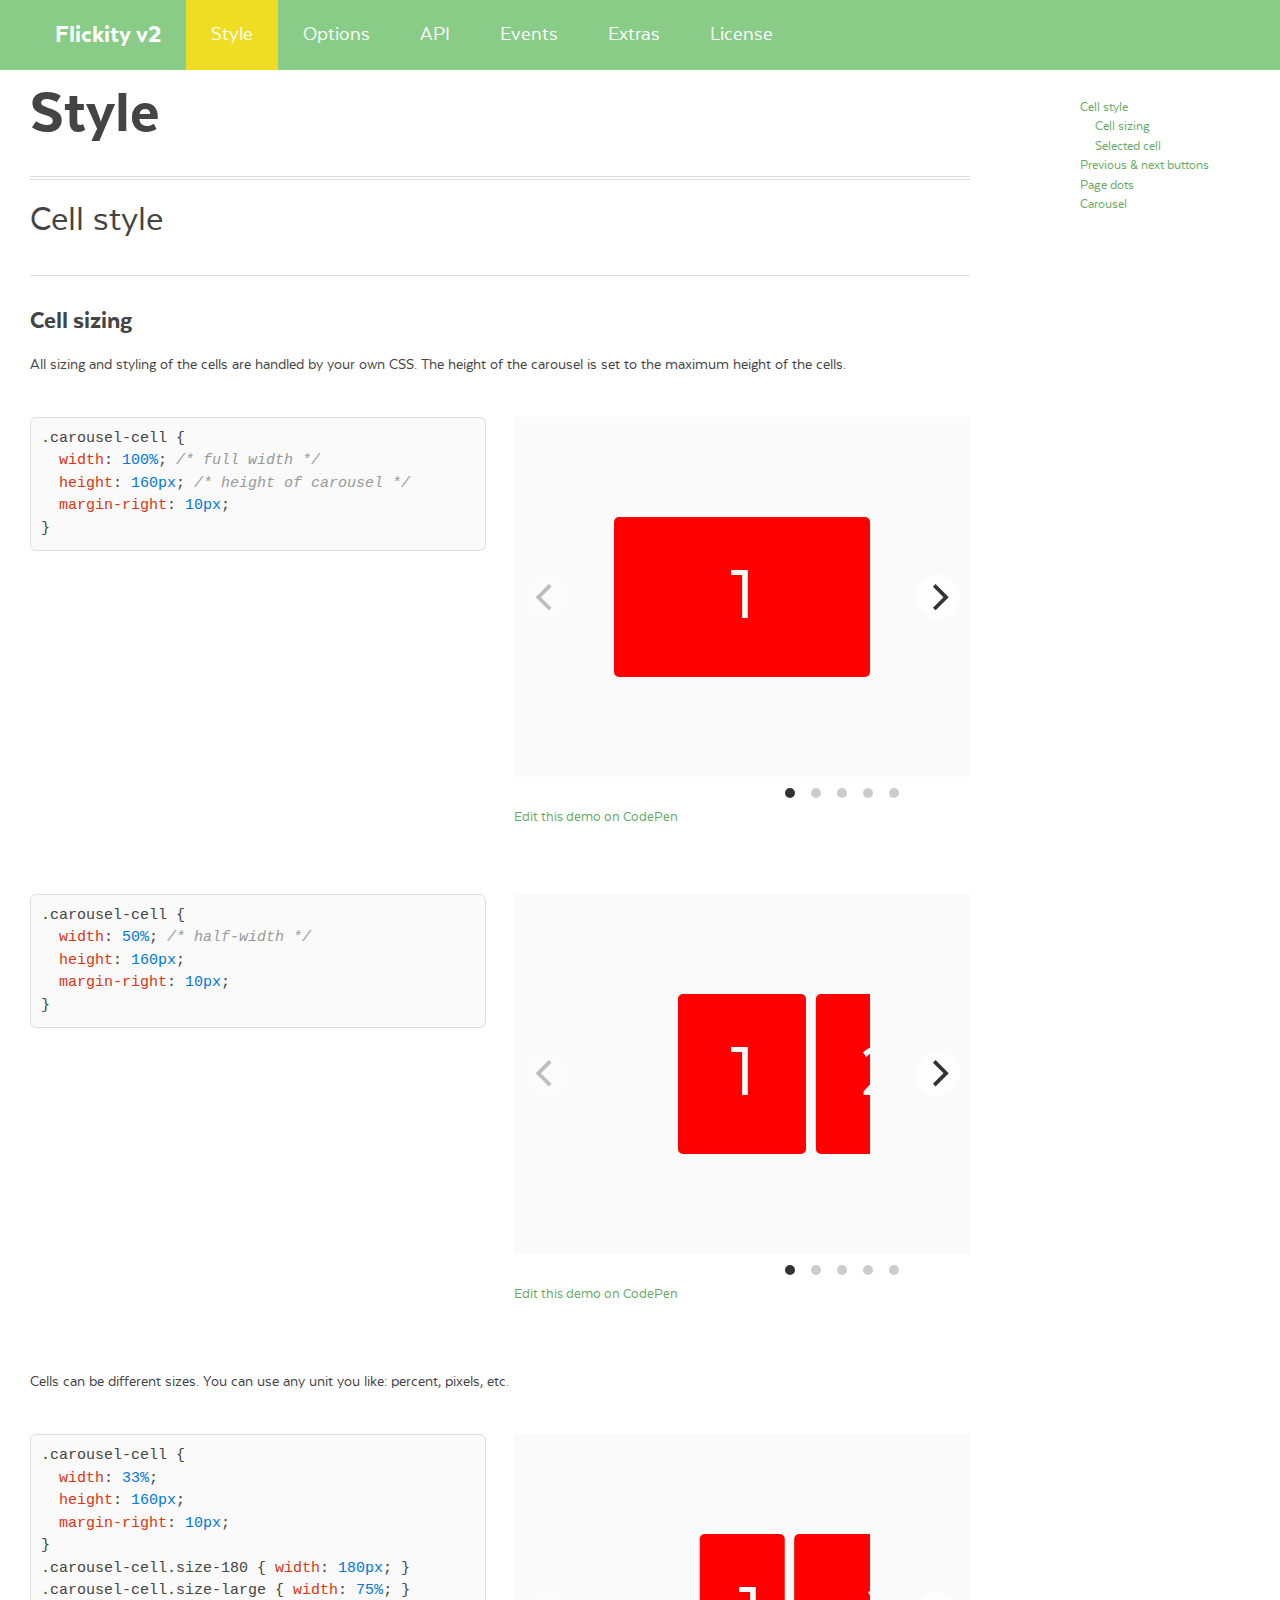
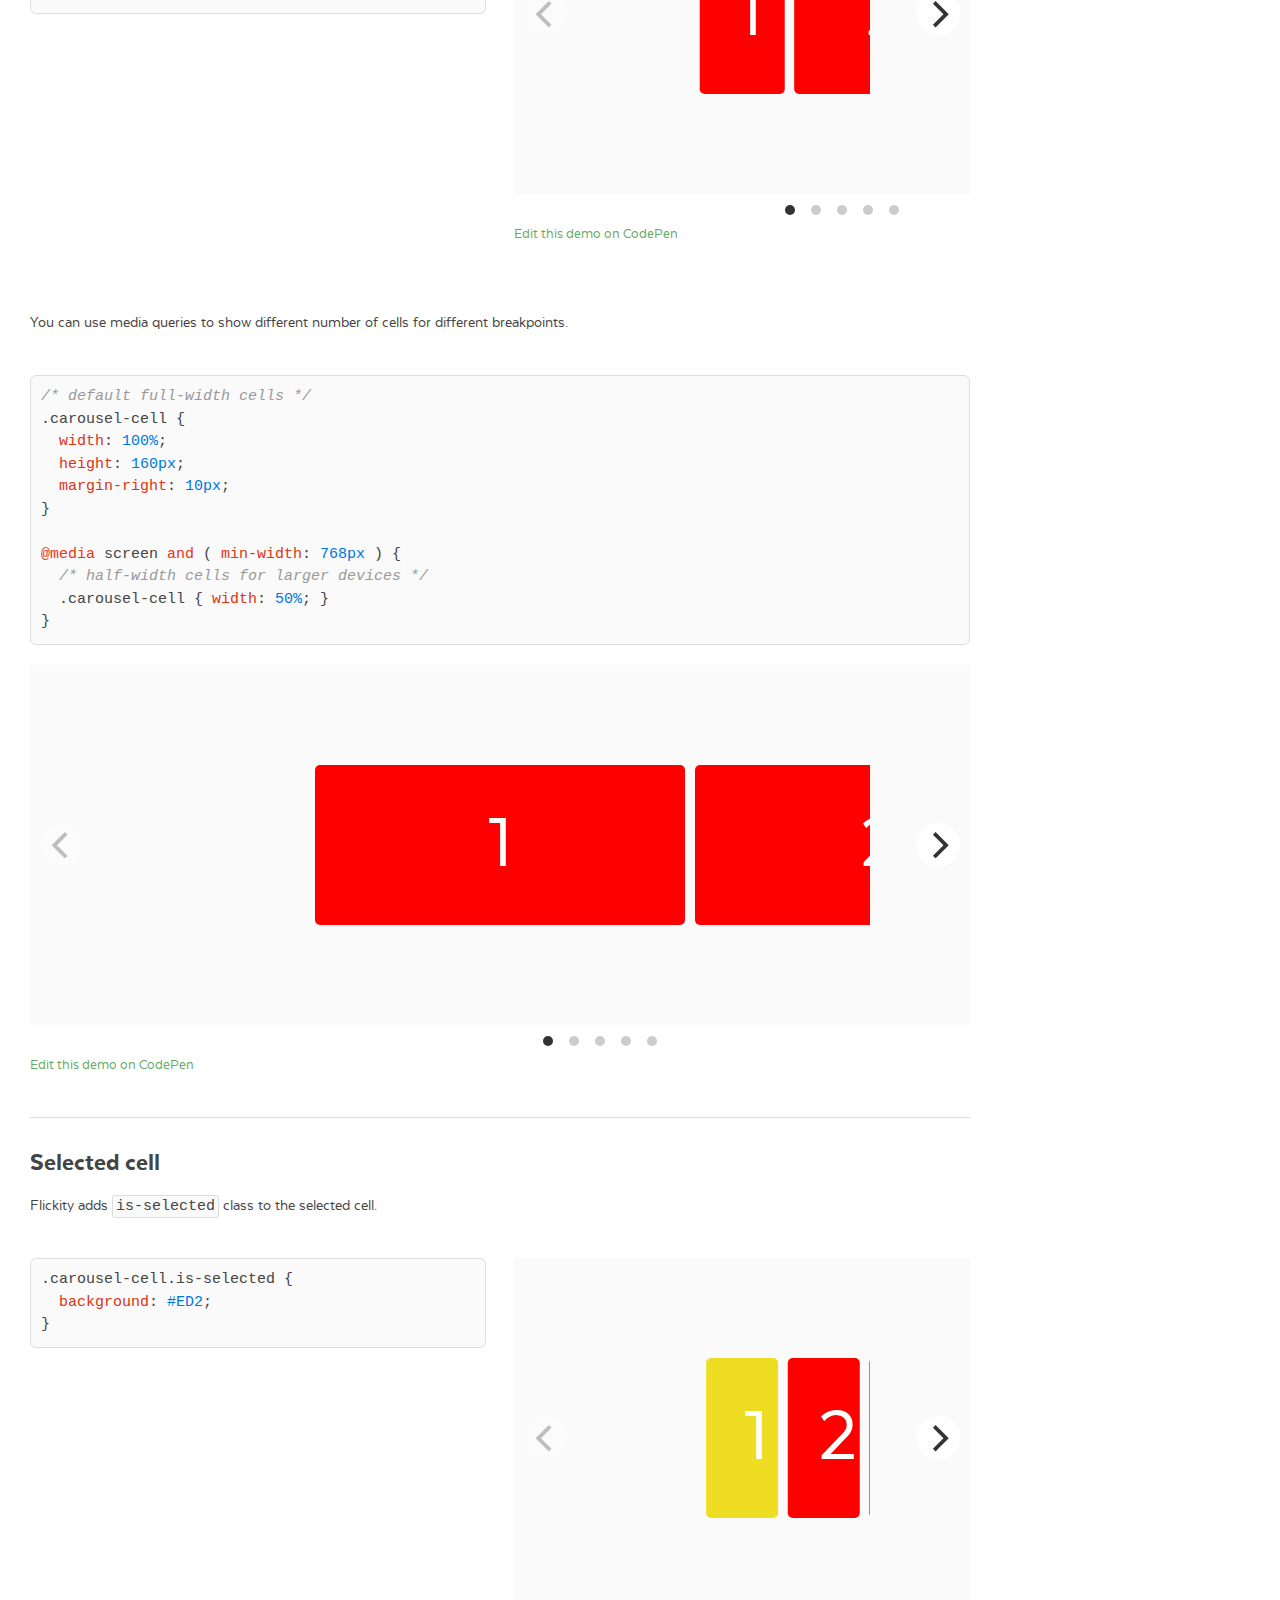
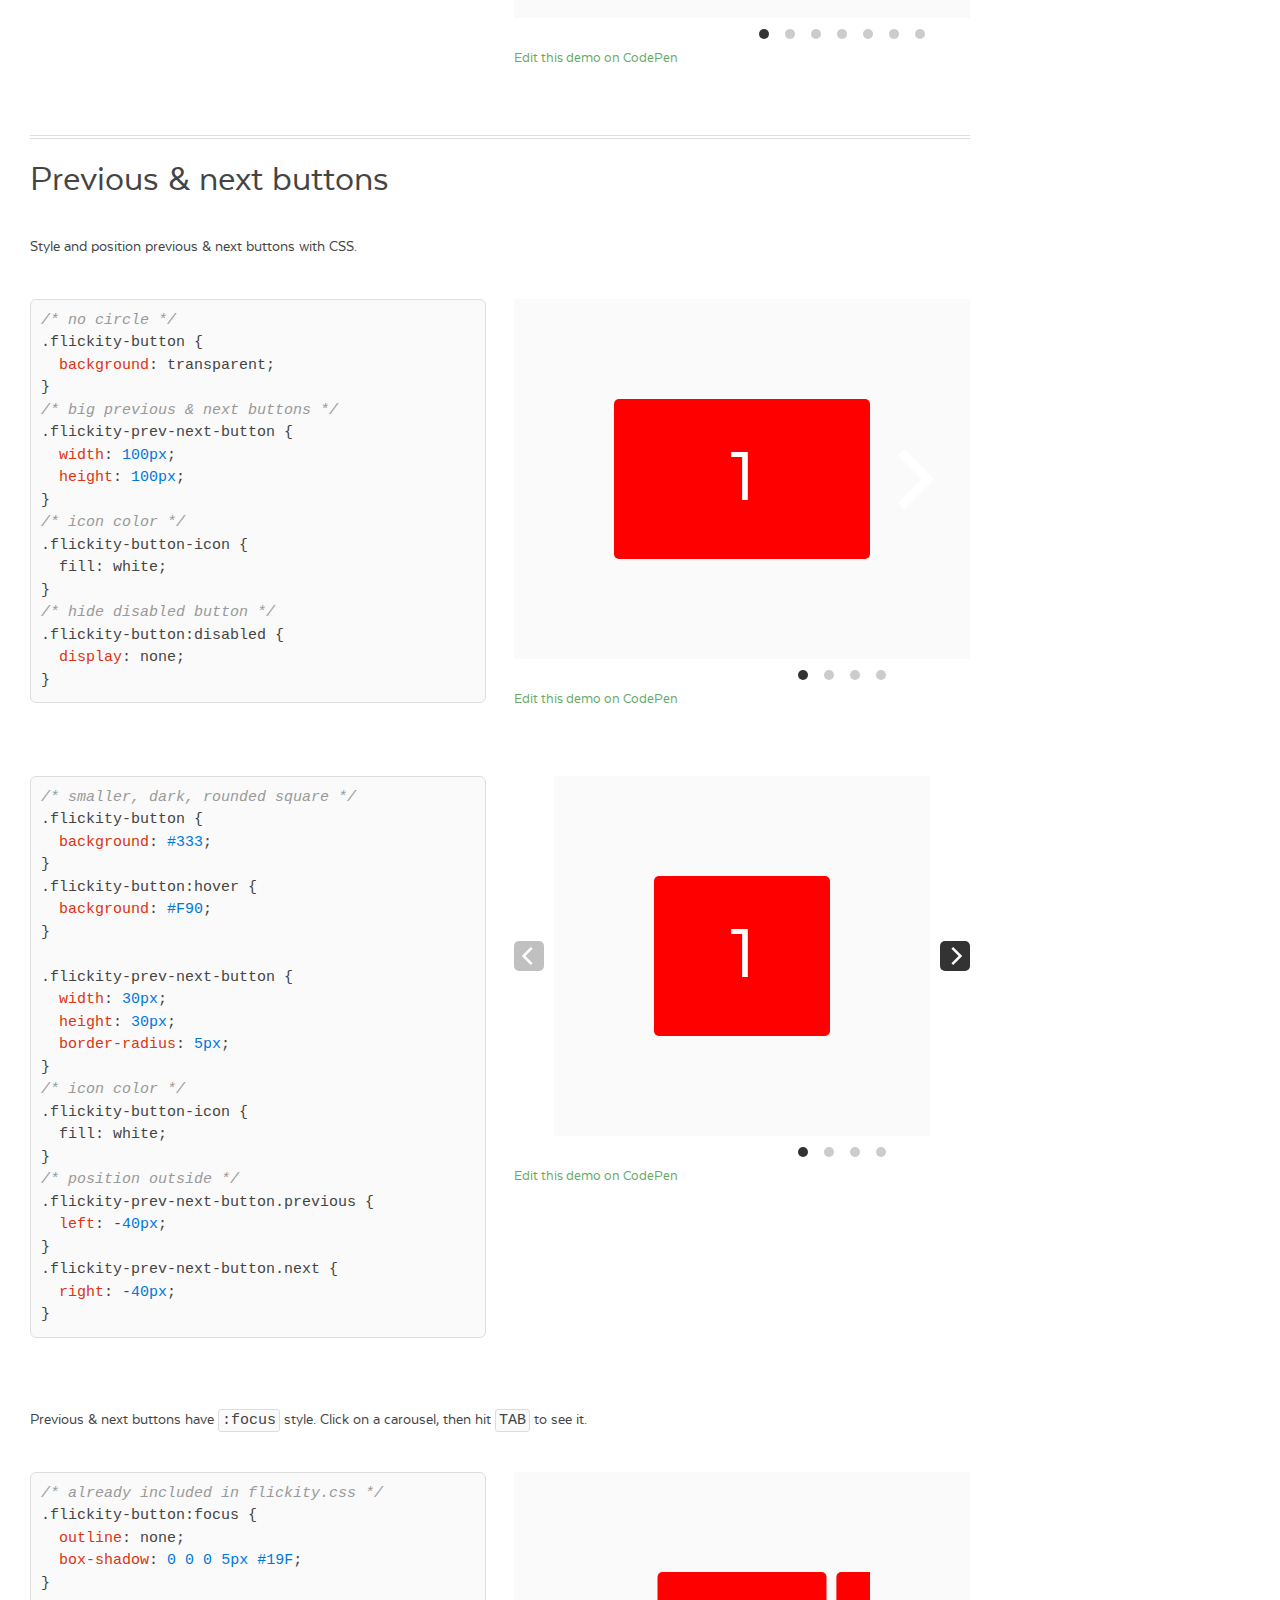
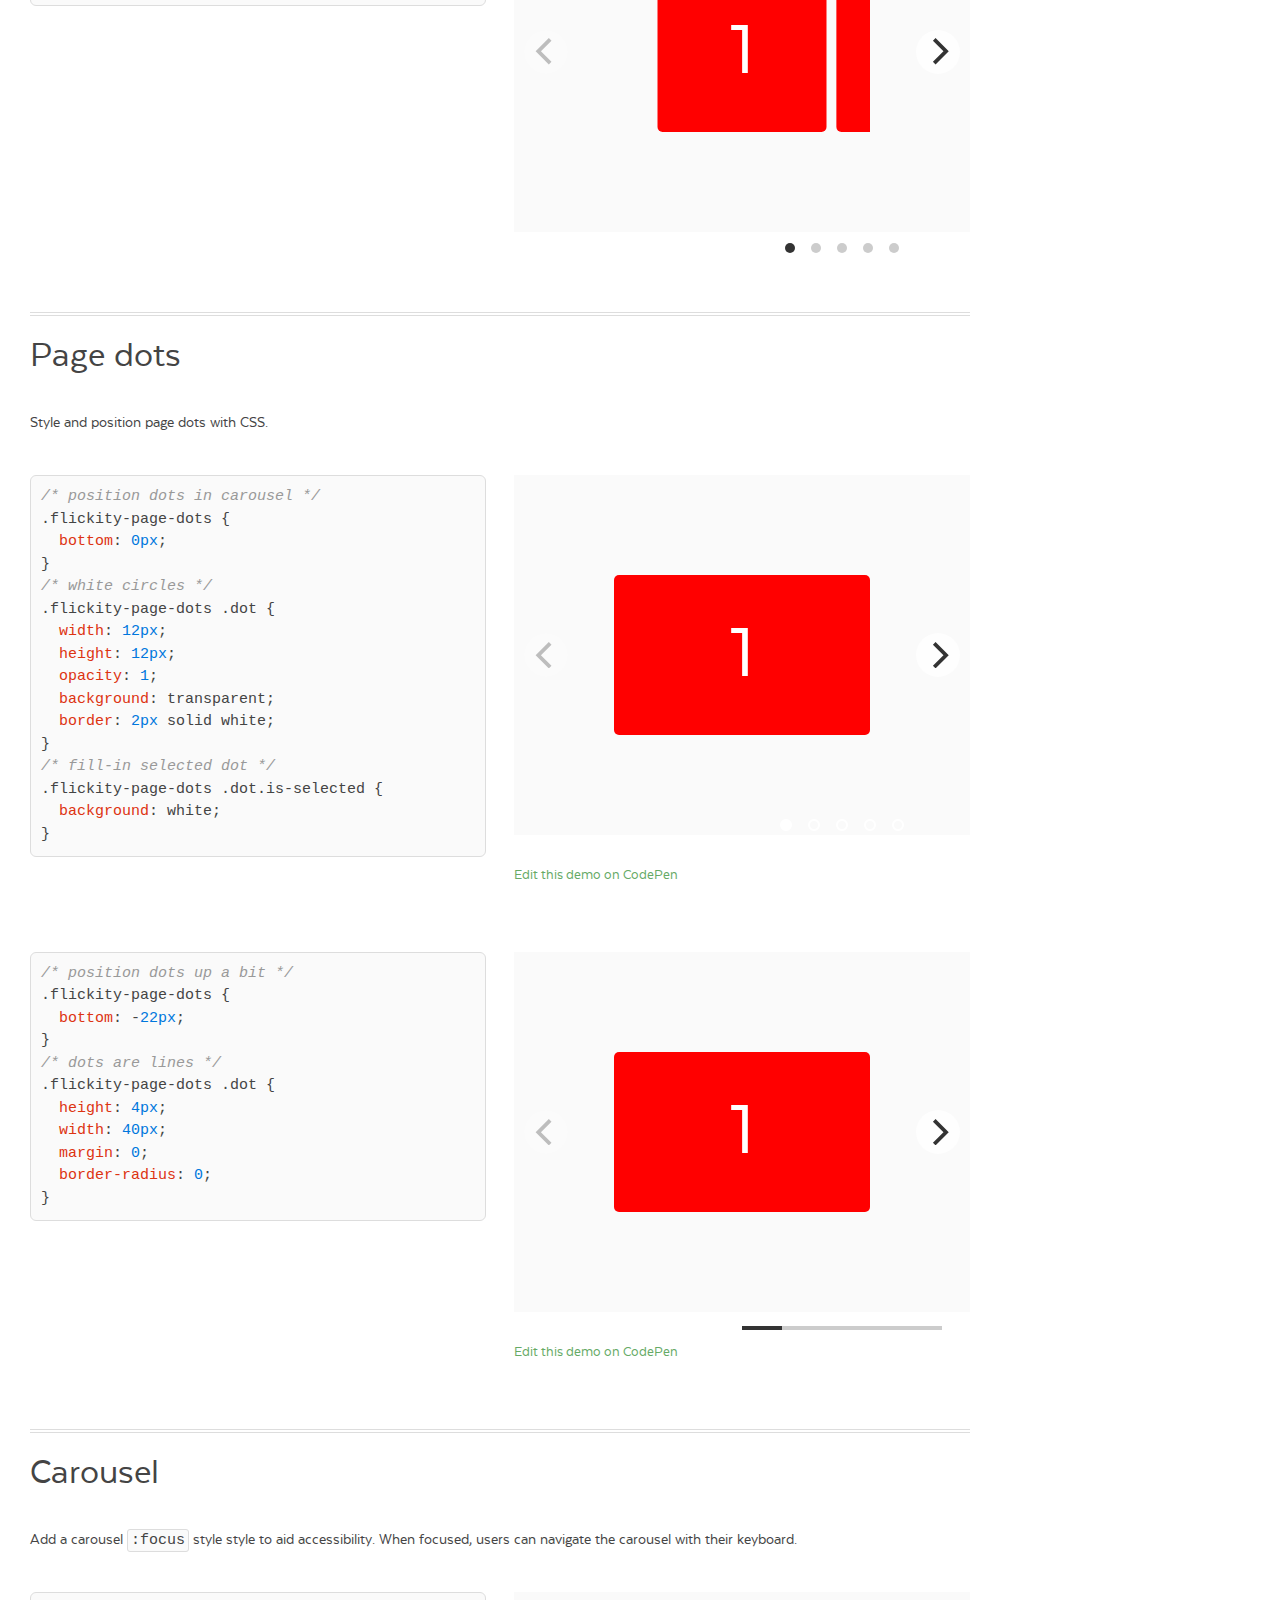
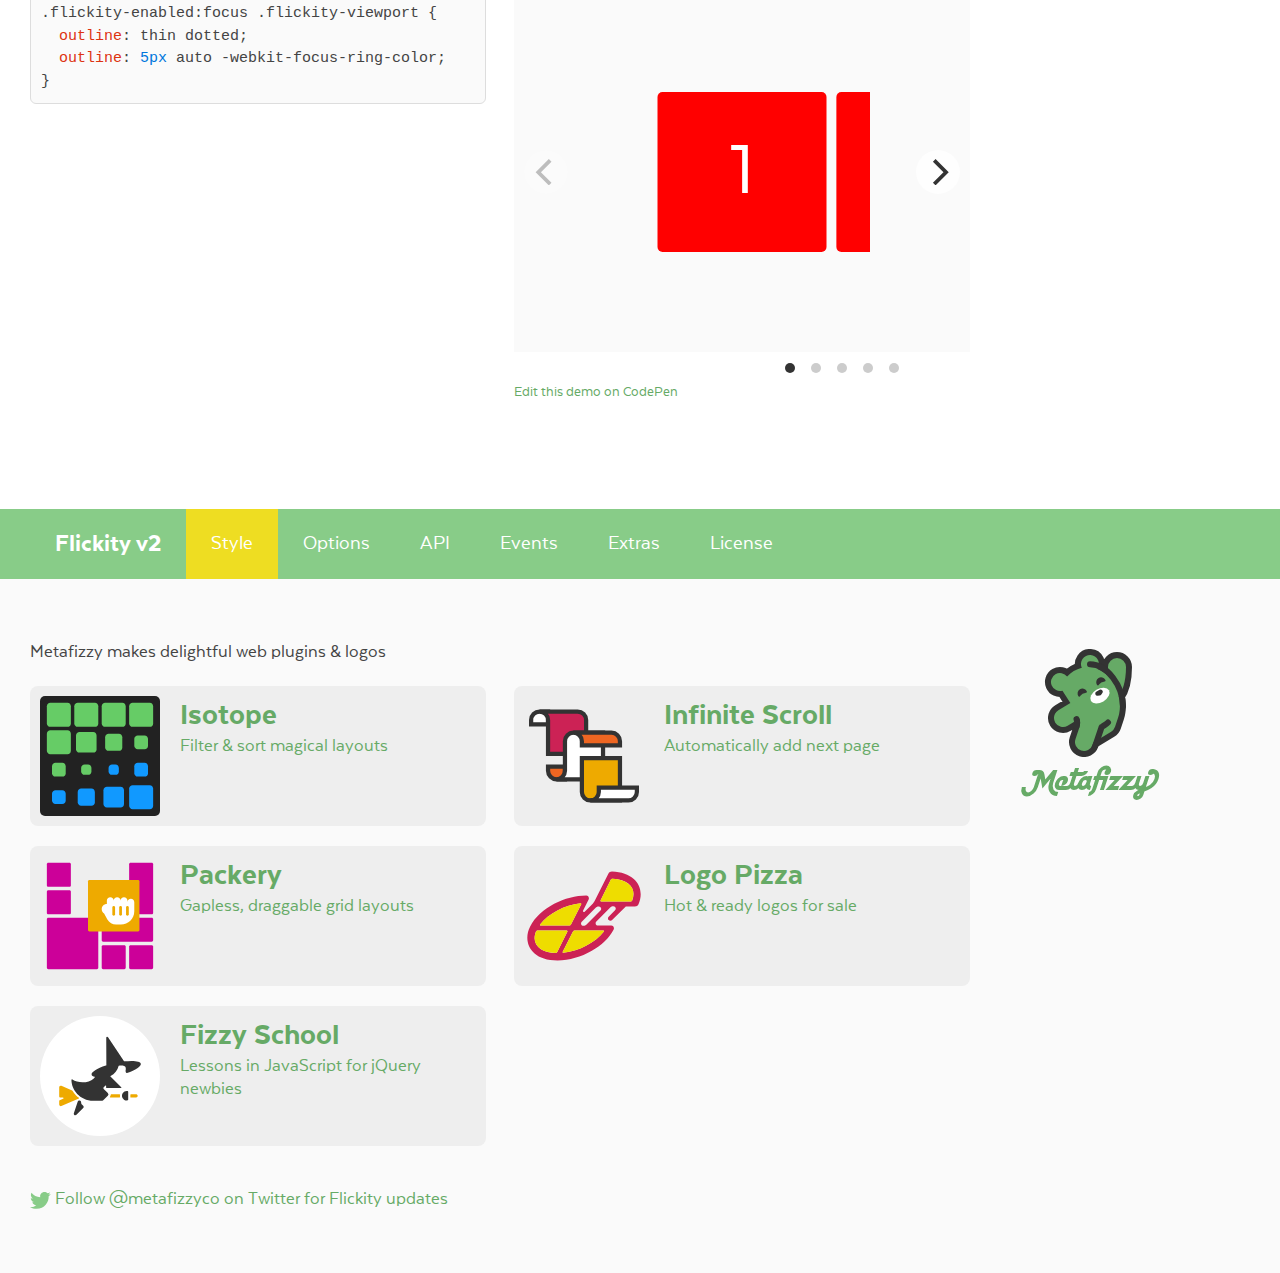
<file: docs/style.html>
<!DOCTYPE html><html lang="en" class="export"><head>
  <meta charset="utf-8">
  <meta name="description" content="Touch, responsive, flickable carousels">
  <meta name="viewport" content="width=device-width">

  <title>Flickity v2 · Style</title>

    <link rel="stylesheet" href="css/flickity-docs.css?6" media="screen">

  <meta name="twitter:card" content="summary">
  <meta name="twitter:site" content="@metafizzyco">
  <meta name="twitter:url" content="https://flickity.metafizzy.co/style.html">
  <meta name="twitter:title" content="Flickity Style">
  <meta name="twitter:description" content="Touch, responsive, flickable carousels">

</head>
<body class="page--style">


<nav class="site-nav">
  <div class="container">
    <ul class="site-nav__list">
      <li class="site-nav__item site-nav__item--homepage"><a href=".">Flickity v2</a></li>
      <li class="site-nav__item site-nav__item--style"><a href="style.html">Style</a></li>
      <li class="site-nav__item site-nav__item--options"><a href="options.html">Options</a></li>
      <li class="site-nav__item site-nav__item--api"><a href="api.html">API</a></li>
      <li class="site-nav__item site-nav__item--events"><a href="events.html">Events</a></li>
      <li class="site-nav__item site-nav__item--extras"><a href="extras.html">Extras</a></li>
      <li class="site-nav__item site-nav__item--license"><a href="license.html">License</a></li>
    </ul>
  </div>
</nav>


<div class="main">
  <div class="container">
      <h1 class="page-title">Style</h1>


    <ul class="page-nav" data-js="page-nav">
<li class="page-nav__item page-nav__item--h2">
        <a href="#cell-style">Cell style</a>
      </li><li class="page-nav__item page-nav__item--h3">
        <a href="#cell-sizing">Cell sizing</a>
      </li><li class="page-nav__item page-nav__item--h3">
        <a href="#selected-cell">Selected cell</a>
      </li><li class="page-nav__item page-nav__item--h2">
        <a href="#previous-next-buttons">Previous &amp; next buttons</a>
      </li><li class="page-nav__item page-nav__item--h2">
        <a href="#page-dots">Page dots</a>
      </li><li class="page-nav__item page-nav__item--h2">
        <a href="#carousel">Carousel</a>
      </li></ul>


<h2 id="cell-style">Cell style</h2>

<h3 id="cell-sizing">Cell sizing</h3>

<p>All sizing and styling of the cells are handled by your own CSS. The height of the carousel is set to the maximum height of the cells.</p>

<div class="example duo">
  <div class="example__code duo__cell"><pre><code class=" css
"><span class="selector-class">.carousel-cell</span> {
  <span class="attribute">width</span>: <span class="number">100%</span>; <span class="comment">/* full width */</span>
  <span class="attribute">height</span>: <span class="number">160px</span>; <span class="comment">/* height of carousel */</span>
  <span class="attribute">margin-right</span>: <span class="number">10px</span>;
}
</code></pre>
  </div>
  <div class="example__demo duo__cell">
    <div class="carousel carousel--full-width" data-flickity="">
      <div class="carousel-cell"></div>
      <div class="carousel-cell"></div>
      <div class="carousel-cell"></div>
      <div class="carousel-cell"></div>
      <div class="carousel-cell"></div>
    </div>
    <p class="edit-demo">
        <a href="https://codepen.io/desandro/pen/dPdyJK">Edit this demo on CodePen</a>
    </p>
  </div>
</div>

<div class="example duo">
  <div class="example__code duo__cell"><pre><code class=" css
"><span class="selector-class">.carousel-cell</span> {
  <span class="attribute">width</span>: <span class="number">50%</span>; <span class="comment">/* half-width */</span>
  <span class="attribute">height</span>: <span class="number">160px</span>;
  <span class="attribute">margin-right</span>: <span class="number">10px</span>;
}
</code></pre>
  </div>
  <div class="example__demo duo__cell">
    <div class="carousel carousel--half-width" data-flickity="">
      <div class="carousel-cell"></div>
      <div class="carousel-cell"></div>
      <div class="carousel-cell"></div>
      <div class="carousel-cell"></div>
      <div class="carousel-cell"></div>
    </div>
    <p class="edit-demo">
        <a href="https://codepen.io/desandro/pen/gbvOvy">Edit this demo on CodePen</a>
    </p>
  </div>
</div>

<p>Cells can be different sizes. You can use any unit you like: percent, pixels, etc.</p>

<div class="example duo">
  <div class="example__code duo__cell"><pre><code class=" css
"><span class="selector-class">.carousel-cell</span> {
  <span class="attribute">width</span>: <span class="number">33%</span>;
  <span class="attribute">height</span>: <span class="number">160px</span>;
  <span class="attribute">margin-right</span>: <span class="number">10px</span>;
}
<span class="selector-class">.carousel-cell</span><span class="selector-class">.size-180</span> { <span class="attribute">width</span>: <span class="number">180px</span>; }
<span class="selector-class">.carousel-cell</span><span class="selector-class">.size-large</span> { <span class="attribute">width</span>: <span class="number">75%</span>; }
</code></pre>
  </div>
  <div class="example__demo duo__cell">
    <div class="carousel carousel--various-widths" data-flickity="">
      <div class="carousel-cell"></div>
      <div class="carousel-cell size-180"></div>
      <div class="carousel-cell size-large"></div>
      <div class="carousel-cell"></div>
      <div class="carousel-cell size-large"></div>
    </div>
    <p class="edit-demo">
        <a href="https://codepen.io/desandro/pen/raJNdm">Edit this demo on CodePen</a>
    </p>
  </div>
</div>

<p>You can use media queries to show different number of cells for different breakpoints.</p>

<div class="example">
  <div class="example__code"><pre><code class=" css
"><span class="comment">/* default full-width cells */</span>
<span class="selector-class">.carousel-cell</span> {
  <span class="attribute">width</span>: <span class="number">100%</span>;
  <span class="attribute">height</span>: <span class="number">160px</span>;
  <span class="attribute">margin-right</span>: <span class="number">10px</span>;
}

<span class="keyword">@media</span> screen <span class="keyword">and</span> ( <span class="attribute">min-width</span>: <span class="number">768px</span> ) {
  <span class="comment">/* half-width cells for larger devices */</span>
  <span class="selector-class">.carousel-cell</span> { <span class="attribute">width</span>: <span class="number">50%</span>; }
}
</code></pre>
  </div>
  <div class="example__demo">
    <div class="carousel carousel--media-queried" data-flickity="">
      <div class="carousel-cell"></div>
      <div class="carousel-cell"></div>
      <div class="carousel-cell"></div>
      <div class="carousel-cell"></div>
      <div class="carousel-cell"></div>
    </div>
    <p class="edit-demo">
        <a href="https://codepen.io/desandro/pen/azqbGV">Edit this demo on CodePen</a>
    </p>
  </div>
</div>

<h3 id="selected-cell">Selected cell</h3>

<p>Flickity adds <code>is-selected</code> class to the selected cell.</p>

<div class="example duo">
  <div class="example__code duo__cell"><pre><code class=" css
"><span class="selector-class">.carousel-cell</span><span class="selector-class">.is-selected</span> {
  <span class="attribute">background</span>: <span class="number">#ED2</span>;
}
</code></pre>
  </div>
  <div class="example__demo duo__cell">
    <div class="carousel carousel--selected-cell carousel--show-several" data-flickity="">
      <div class="carousel-cell"></div>
      <div class="carousel-cell"></div>
      <div class="carousel-cell"></div>
      <div class="carousel-cell"></div>
      <div class="carousel-cell"></div>
      <div class="carousel-cell"></div>
      <div class="carousel-cell"></div>
    </div>
    <p class="edit-demo">
        <a href="https://codepen.io/desandro/pen/YPezvR">Edit this demo on CodePen</a>
    </p>
  </div>
</div>


<h2 id="previous-next-buttons">Previous &amp; next buttons</h2>

<p>Style and position previous &amp; next buttons with CSS.</p>

<div class="example duo">
  <div class="example__code duo__cell"><pre><code class=" css
"><span class="comment">/* no circle */</span>
<span class="selector-class">.flickity-button</span> {
  <span class="attribute">background</span>: transparent;
}
<span class="comment">/* big previous &amp; next buttons */</span>
<span class="selector-class">.flickity-prev-next-button</span> {
  <span class="attribute">width</span>: <span class="number">100px</span>;
  <span class="attribute">height</span>: <span class="number">100px</span>;
}
<span class="comment">/* icon color */</span>
<span class="selector-class">.flickity-button-icon</span> {
  fill: white;
}
<span class="comment">/* hide disabled button */</span>
<span class="selector-class">.flickity-button</span><span class="selector-pseudo">:disabled</span> {
  <span class="attribute">display</span>: none;
}
</code></pre>
  </div>
  <div class="example__demo duo__cell">
    <div class="carousel carousel--full-width carousel--prev-next-big-arrow" data-flickity="">
      <div class="carousel-cell"></div>
      <div class="carousel-cell"></div>
      <div class="carousel-cell"></div>
      <div class="carousel-cell"></div>
    </div>
    <p class="edit-demo">
        <a href="https://codepen.io/desandro/pen/EaQxpb">Edit this demo on CodePen</a>
    </p>
  </div>
</div>

<div class="example duo">
  <div class="example__code duo__cell"><pre><code class=" css
"><span class="comment">/* smaller, dark, rounded square */</span>
<span class="selector-class">.flickity-button</span> {
  <span class="attribute">background</span>: <span class="number">#333</span>;
}
<span class="selector-class">.flickity-button</span><span class="selector-pseudo">:hover</span> {
  <span class="attribute">background</span>: <span class="number">#F90</span>;
}

<span class="selector-class">.flickity-prev-next-button</span> {
  <span class="attribute">width</span>: <span class="number">30px</span>;
  <span class="attribute">height</span>: <span class="number">30px</span>;
  <span class="attribute">border-radius</span>: <span class="number">5px</span>;
}
<span class="comment">/* icon color */</span>
<span class="selector-class">.flickity-button-icon</span> {
  fill: white;
}
<span class="comment">/* position outside */</span>
<span class="selector-class">.flickity-prev-next-button</span><span class="selector-class">.previous</span> {
  <span class="attribute">left</span>: -<span class="number">40px</span>;
}
<span class="selector-class">.flickity-prev-next-button</span><span class="selector-class">.next</span> {
  <span class="attribute">right</span>: -<span class="number">40px</span>;
}
</code></pre>
  </div>
  <div class="example__demo duo__cell">
    <div class="carousel carousel--full-width carousel--prev-next-small-outside" data-flickity="">
      <div class="carousel-cell"></div>
      <div class="carousel-cell"></div>
      <div class="carousel-cell"></div>
      <div class="carousel-cell"></div>
    </div>
    <p class="edit-demo">
        <a href="https://codepen.io/desandro/pen/zxRYMP">Edit this demo on CodePen</a>
    </p>
  </div>
</div>

<p>Previous &amp; next buttons have <code>:focus</code> style. Click on a carousel, then hit <kbd>TAB</kbd> to see it.</p>

<div class="example duo">
  <div class="example__code duo__cell"><pre><code class=" css
"><span class="comment">/* already included in flickity.css */</span>
<span class="selector-class">.flickity-button</span><span class="selector-pseudo">:focus</span> {
  <span class="attribute">outline</span>: none;
  <span class="attribute">box-shadow</span>: <span class="number">0</span> <span class="number">0</span> <span class="number">0</span> <span class="number">5px</span> <span class="number">#19F</span>;
}
</code></pre>
  </div>
  <div class="example__demo duo__cell">
    <div class="carousel" data-flickity="">
      <div class="carousel-cell"></div>
      <div class="carousel-cell"></div>
      <div class="carousel-cell"></div>
      <div class="carousel-cell"></div>
      <div class="carousel-cell"></div>
    </div>
  </div>
</div>


<h2 id="page-dots">Page dots</h2>

<p>Style and position page dots with CSS.</p>

<div class="example duo">
  <div class="example__code duo__cell"><pre><code class=" css
"><span class="comment">/* position dots in carousel */</span>
<span class="selector-class">.flickity-page-dots</span> {
  <span class="attribute">bottom</span>: <span class="number">0px</span>;
}
<span class="comment">/* white circles */</span>
<span class="selector-class">.flickity-page-dots</span> <span class="selector-class">.dot</span> {
  <span class="attribute">width</span>: <span class="number">12px</span>;
  <span class="attribute">height</span>: <span class="number">12px</span>;
  <span class="attribute">opacity</span>: <span class="number">1</span>;
  <span class="attribute">background</span>: transparent;
  <span class="attribute">border</span>: <span class="number">2px</span> solid white;
}
<span class="comment">/* fill-in selected dot */</span>
<span class="selector-class">.flickity-page-dots</span> <span class="selector-class">.dot</span><span class="selector-class">.is-selected</span> {
  <span class="attribute">background</span>: white;
}
</code></pre>
  </div>
  <div class="example__demo duo__cell">
    <div class="carousel carousel--full-width carousel--o-dots" data-flickity="">
      <div class="carousel-cell"></div>
      <div class="carousel-cell"></div>
      <div class="carousel-cell"></div>
      <div class="carousel-cell"></div>
      <div class="carousel-cell"></div>
    </div>
    <p class="edit-demo">
        <a href="https://codepen.io/desandro/pen/EaQaYL">Edit this demo on CodePen</a>
    </p>
  </div>
</div>

<div class="example duo">
  <div class="example__code duo__cell"><pre><code class=" css
"><span class="comment">/* position dots up a bit */</span>
<span class="selector-class">.flickity-page-dots</span> {
  <span class="attribute">bottom</span>: -<span class="number">22px</span>;
}
<span class="comment">/* dots are lines */</span>
<span class="selector-class">.flickity-page-dots</span> <span class="selector-class">.dot</span> {
  <span class="attribute">height</span>: <span class="number">4px</span>;
  <span class="attribute">width</span>: <span class="number">40px</span>;
  <span class="attribute">margin</span>: <span class="number">0</span>;
  <span class="attribute">border-radius</span>: <span class="number">0</span>;
}
</code></pre>
  </div>
  <div class="example__demo duo__cell">
    <div class="carousel carousel--full-width carousel--line-dots" data-flickity="">
      <div class="carousel-cell"></div>
      <div class="carousel-cell"></div>
      <div class="carousel-cell"></div>
      <div class="carousel-cell"></div>
      <div class="carousel-cell"></div>
    </div>
    <p class="edit-demo">
        <a href="https://codepen.io/desandro/pen/ByYyao">Edit this demo on CodePen</a>
    </p>
  </div>
</div>


<h2 id="carousel">Carousel</h2>

<p>Add a carousel <code>:focus</code> style style to aid accessibility. When focused, users can navigate the carousel with their keyboard.</p>

<div class="example duo">
  <div class="example__code duo__cell"><pre><code class=" css
"><span class="selector-class">.flickity-enabled</span><span class="selector-pseudo">:focus</span> <span class="selector-class">.flickity-viewport</span> {
  <span class="attribute">outline</span>: thin dotted;
  <span class="attribute">outline</span>: <span class="number">5px</span> auto -webkit-focus-ring-color;
}
</code></pre>
  </div>
  <div class="example__demo duo__cell">
    <div class="carousel carousel--carousel-focus" data-flickity="">
      <div class="carousel-cell"></div>
      <div class="carousel-cell"></div>
      <div class="carousel-cell"></div>
      <div class="carousel-cell"></div>
      <div class="carousel-cell"></div>
    </div>
    <p class="edit-demo">
        <a href="https://codepen.io/desandro/pen/RNQOGm">Edit this demo on CodePen</a>
    </p>
  </div>
</div>


  </div>
</div>

<nav class="site-nav">
  <div class="container">
    <ul class="site-nav__list">
      <li class="site-nav__item site-nav__item--homepage"><a href=".">Flickity v2</a></li>
      <li class="site-nav__item site-nav__item--style"><a href="style.html">Style</a></li>
      <li class="site-nav__item site-nav__item--options"><a href="options.html">Options</a></li>
      <li class="site-nav__item site-nav__item--api"><a href="api.html">API</a></li>
      <li class="site-nav__item site-nav__item--events"><a href="events.html">Events</a></li>
      <li class="site-nav__item site-nav__item--extras"><a href="extras.html">Extras</a></li>
      <li class="site-nav__item site-nav__item--license"><a href="license.html">License</a></li>
    </ul>
  </div>
</nav>

<footer class="site-footer">

  <div class="container">

    <p class="site-footer__copy">Metafizzy makes delightful web plugins &amp; logos</p>

    <div class="showcase">
    
      <ul class="showcase-item-list">
          <li class="showcase-item">
            <a class="showcase-item__link" href="https://isotope.metafizzy.co">
              <div class="showcase-item__image">
                  <svg class="isotope-illo" xmlns="http://www.w3.org/2000/svg" viewBox="0 0 350 350" width="100" height="100">
                    <path class="isotope-illo__color1" fill="#6C6" d="M80 170H30c-6 0-10-5-10-10v-50c0-6 5-10 10-10h50c6 0 10 5 10 10v50C90 166 86 170 80 170z"></path>
                    <path class="isotope-illo__color1" fill="#6C6" d="M80 90H30c-6 0-10-5-10-10V30c0-6 5-10 10-10h50c6 0 10 5 10 10v50C90 86 86 90 80 90z"></path>
                    <path class="isotope-illo__color1" fill="#6C6" d="M160 90h-50c-6 0-10-5-10-10V30c0-6 5-10 10-10h50c6 0 10 5 10 10v50C170 86 166 90 160 90z"></path>
                    <path class="isotope-illo__color1" fill="#6C6" d="M240 90h-50c-6 0-10-5-10-10V30c0-6 5-10 10-10h50c6 0 10 5 10 10v50C250 86 246 90 240 90z"></path>
                    <path class="isotope-illo__color1" fill="#6C6" d="M320 90h-50c-6 0-10-5-10-10V30c0-6 5-10 10-10h50c6 0 10 5 10 10v50C330 86 326 90 320 90z"></path>
                    <path class="isotope-illo__color1" fill="#6C6" d="M155 165h-40c-6 0-10-5-10-10v-40c0-6 5-10 10-10h40c6 0 10 5 10 10v40 C165 161 161 165 155 165z"></path>
                    <path class="isotope-illo__color1" fill="#6C6" d="M230 160h-30c-6 0-10-5-10-10v-30c0-6 5-10 10-10h30c6 0 10 5 10 10v30 C240 156 236 160 230 160z"></path>
                    <path class="isotope-illo__color1" fill="#6C6" d="M305 155h-20c-6 0-10-5-10-10v-20c0-6 5-10 10-10h20c6 0 10 5 10 10v20 C315 151 311 155 305 155z"></path>
                    <path class="isotope-illo__color1" fill="#6C6" d="M65 235H45c-6 0-10-5-10-10v-20c0-6 5-10 10-10h20c6 0 10 5 10 10v20C75 231 71 235 65 235z"></path>
                    <path class="isotope-illo__color1" fill="#6C6" d="M140 230h-10c-6 0-10-5-10-10v-10c0-6 5-10 10-10h10c6 0 10 5 10 10v10 C150 226 146 230 140 230z"></path>
                    <path class="isotope-illo__color2" fill="#19F" d="M305 235h-20c-6 0-10-5-10-10v-20c0-6 5-10 10-10h20c6 0 10 5 10 10v20 C315 231 311 235 305 235z"></path>
                    <path class="isotope-illo__color2" fill="#19F" d="M65 315H45c-6 0-10-5-10-10v-20c0-6 5-10 10-10h20c6 0 10 5 10 10v20C75 311 71 315 65 315z"></path>
                    <path class="isotope-illo__color2" fill="#19F" d="M150 320h-30c-6 0-10-5-10-10v-30c0-6 5-10 10-10h30c6 0 10 5 10 10v30 C160 316 156 320 150 320z"></path>
                    <path class="isotope-illo__color2" fill="#19F" d="M220 230h-10c-6 0-10-5-10-10v-10c0-6 5-10 10-10h10c6 0 10 5 10 10v10 C230 226 226 230 220 230z"></path>
                    <path class="isotope-illo__color2" fill="#19F" d="M235 325h-40c-6 0-10-5-10-10v-40c0-6 5-10 10-10h40c6 0 10 5 10 10v40 C245 321 241 325 235 325z"></path>
                    <path class="isotope-illo__color2" fill="#19F" d="M320 330h-50c-6 0-10-5-10-10v-50c0-6 5-10 10-10h50c6 0 10 5 10 10v50 C330 326 326 330 320 330z"></path>
                  </svg>
              </div>
              <div class="showcase-item__text">
                <h3 class="showcase-item__title">Isotope</h3>
                <p class="showcase-item__description">Filter &amp; sort magical layouts</p>
              </div>
            </a>
          </li>
    
          <li class="showcase-item">
            <a class="showcase-item__link" href="https://infinite-scroll.com">
              <div class="showcase-item__image">
                  <svg class="infinite-scroll-illo" xmlns="http://www.w3.org/2000/svg" viewBox="0 0 520 520" width="200" height="200">
                    <path class="infinite-scroll-illo__page infinite-scroll-illo__page--back" d="M90,110H10V90c0-22,18-40,40-40h40V110z"></path>
                    <path class="infinite-scroll-illo__page infinite-scroll-illo__page--front1" d="M270,90L270,90c0-22-18-40-40-40h0H50h0c22,0,40,18,40,40v0v0v160h180V90z"></path>
                    <path class="infinite-scroll-illo__page infinite-scroll-illo__page--front2" d="M170,330v-20H90v20v0c0,22,18,40,40,40h0h40V330z"></path>
                    <path class="infinite-scroll-illo__page infinite-scroll-illo__page--back" d="M350,150H210c-22,0-40,18-40,40v140v0c0,22-18,40-40,40h0h220V150z"></path>
                    <path class="infinite-scroll-illo__page infinite-scroll-illo__page--front3" d="M430,470V270H250v160c0,22,18,40,40,40H430z"></path>
                    <path class="infinite-scroll-illo__page infinite-scroll-illo__page--front2" d="M250,190v20h180v-20c0-22-18-40-40-40H210h0C232,150,250,168,250,190L250,190z"></path>
                    <path class="infinite-scroll-illo__page infinite-scroll-illo__page--back" d="M330,410v20v0c0,22-18,40-40,40h0h180c22,0,40-18,40-40v-20H330z"></path>
                  </svg>
              </div>
              <div class="showcase-item__text">
                <h3 class="showcase-item__title">Infinite Scroll</h3>
                <p class="showcase-item__description">Automatically add next page</p>
              </div>
            </a>
          </li>
    
    
          <li class="showcase-item">
            <a class="showcase-item__link" href="https://packery.metafizzy.co">
              <div class="showcase-item__image">
                  <svg class="packery-illo" xmlns="http://www.w3.org/2000/svg" viewBox="0 0 700 700" width="100" height="100">
                    <path class="packery-illo__item" fill="#C09" d="M172 180H48c-4 0-8-4-8-8V48c0-4 4-8 8-8h124c4 0 8 4 8 8v124C180 176 176 180 172 180z"></path>
                    <path class="packery-illo__item" fill="#C09" d="M172 340H48c-4 0-8-4-8-8V208c0-4 4-8 8-8h124c4 0 8 4 8 8v124C180 336 176 340 172 340z"></path>
                    <path class="packery-illo__item" fill="#C09" d="M492 660H368c-4 0-8-4-8-8V528c0-4 4-8 8-8h124c4 0 8 4 8 8v124C500 656 496 660 492 660z"></path>
                    <path class="packery-illo__item" fill="#C09" d="M652 660H528c-4 0-8-4-8-8V528c0-4 4-8 8-8h124c4 0 8 4 8 8v124C660 656 656 660 652 660z"></path>
                    <path class="packery-illo__item" fill="#C09" d="M652 500H368c-4 0-8-4-8-8V368c0-4 4-8 8-8h284c4 0 8 4 8 8v124C660 496 656 500 652 500z"></path>
                    <path class="packery-illo__item" fill="#C09" d="M332 660H48c-4 0-8-4-8-8V368c0-4 4-8 8-8h284c4 0 8 4 8 8v284C340 656 336 660 332 660z"></path>
                    <path class="packery-illo__item" fill="#C09" d="M652 340H528c-4 0-8-4-8-8V48c0-4 4-8 8-8h124c4 0 8 4 8 8v284C660 336 656 340 652 340z"></path>
                    <path class="packery-illo__draggie" fill="#EA0" d="M572 440H288c-4 0-8-4-8-8V148c0-4 4-8 8-8h284c4 0 8 4 8 8v284C580 436 576 440 572 440z"></path>
                    <g>
                      <path class="packery-illo__hand" fill="white" d="M530 250c-11 0-20 9-20 20v-10c0-11-9-20-20-20s-20 9-20 20c0-11-9-20-20-20s-20 9-20 20c0-11-9-20-20-20
                        s-20 9-20 20v20c-17 0-30 13-30 30c0 11 6 20 14 25l19 35c10 18 30 30 51 30h28
                        c43 0 78-35 78-78V270C550 259 541 250 530 250z"></path>
                      <line class="packery-illo__hand-line" stroke="#EA0" fill="none" stroke-width="16" stroke-linecap="round" x1="430" y1="300" x2="430" y2="340"></line>
                      <line class="packery-illo__hand-line" stroke="#EA0" fill="none" stroke-width="16" stroke-linecap="round" x1="470" y1="300" x2="470" y2="340"></line>
                      <line class="packery-illo__hand-line" stroke="#EA0" fill="none" stroke-width="16" stroke-linecap="round" x1="510" y1="300" x2="510" y2="340"></line>
                    </g>
                  </svg>
              </div>
              <div class="showcase-item__text">
                <h3 class="showcase-item__title">Packery</h3>
                <p class="showcase-item__description">Gapless, draggable grid layouts</p>
              </div>
            </a>
          </li>
    
          <li class="showcase-item">
            <a class="showcase-item__link" href="http://logo.pizza">
              <div class="showcase-item__image">
                  <svg class="logo-pizza-illo" xmlns="http://www.w3.org/2000/svg" viewBox="0 0 700 700" width="100" height="100">
                    <path class="logo-pizza-illo__outline" fill="#C25" d="M513 91c-9-0-17 5-21 12l-80 160c-3 5-6 10-11 15l-47 47
                      c-5 5-12-1-9-7l32-64c5-11-2-23-14-23h-0c-121 0-268 70-327 180
                      C-9 497 35 609 196 609c138 0 279-85 327-180v0c5-11-2-23-14-23h-77c-13 0-19-15-10-24
                      l81-81c5-5 11-8 18-8l0 0c13 0 19 15 10 24L494 354c-6 6-6 14 0 20c3 3 6 4 10 4
                      c4 0 7-1 10-4l80-80h53c9 0 17-5 21-13C707 190 656 97 513 91z M334 281l-59 117
                      c-2 5-7 8-13 8H97c-4 0-6-4-3-7c49-64 143-114 236-124C333 275 335 278 334 281z
                       M70 441c2-4 6-7 10-7h168c4 0 7 4 5 8l-59 118c-2 4-6 6-11 6
                      C106 565 38 521 70 441z M466 441c-49 64-143 114-236 124c-3 0-6-3-4-6l59-117
                      c2-5 7-8 13-8h166C466 434 468 438 466 441z M446 318l-81 81c-5 5-11 8-18 8l0 0
                      c-13 0-19-15-10-24l81-81c5-5 11-8 18-8l0 0C449 294 455 309 446 318z M447 258L506 139
                      c2-4 6-7 11-6c101 7 140 60 114 126c-2 4-6 7-10 7H452C448 266 445 262 447 258z"></path>
                    <path class="logo-pizza-illo__slice" fill="#ED0" d="M334 281l-59 117c-2 5-7 8-13 8H97c-4 0-6-4-3-7
                      c49-64 143-114 236-124C333 275 335 278 334 281z"></path>
                    <path class="logo-pizza-illo__slice" fill="#ED0" d="M70 441c2-4 6-7 10-7h168c4 0 7 4 5 8l-59 118c-2 4-6 6-11 6
                      C106 565 38 521 70 441z"></path>
                    <path class="logo-pizza-illo__slice" fill="#ED0" d="M466 441c-49 64-143 114-236 124c-3 0-6-3-4-6l59-117
                      c2-5 7-8 13-8h166C466 434 468 438 466 441z"></path>
                    <path class="logo-pizza-illo__slice" fill="#ED0" d="M447 258L506 139c2-4 6-7 11-6c101 7 140 60 114 126c-2 4-6 7-10 7H452
                      C448 266 445 262 447 258z"></path>
                  </svg>
              </div>
              <div class="showcase-item__text">
                <h3 class="showcase-item__title">Logo Pizza</h3>
                <p class="showcase-item__description">Hot &amp; ready logos for sale</p>
              </div>
            </a>
          </li>
    
          <li class="showcase-item">
            <a class="showcase-item__link" href="http://fizzy.school">
              <div class="showcase-item__image">
                  <svg class="witchie-logo" xmlns="http://www.w3.org/2000/svg" viewBox="0 0 1000 1000" width="200" height="200">
                    <circle class="witchie-logo__moon" fill="white" cx="500" cy="500" r="500"></circle>
                    <path class="witchie-logo__broom" fill="#EA0" d="M582 675a35 35 0 0 0 8-20 3 3 0 0 1 3-2h71a3 3 0 0 1 3 3 59 59 0 0 0 0 20 3 3 0 0 1-3 3h-79A3 3 0 0 1 582 675Zm219 4a13 13 0 0 0 13-14c-1-7-7-12-14-12h-44a3 3 0 0 0-3 3v21a3 3 0 0 0 3 3ZM299 660a203 203 0 0 1-27-36 8 8 0 0 0-4-3L178 582a13 13 0 0 0-18 12v77a8 8 0 0 0 8 8h22a5 5 0 0 1 2 10L164 703a8 8 0 0 0-4 7v28a13 13 0 0 0 18 12l146-63a3 3 0 0 0 1-5A197 197 0 0 1 299 660Z"></path>
                    <path class="witchie-logo__dress" fill="#333" d="M326 705h4a13 13 0 0 1 13 13v8a13 13 0 0 0 4 9l13 13a13 13 0 0 1 0 19l-56 56c-10 10-26-0-22-13L314 714A13 13 0 0 1 326 705Zm397-79c-27 0-47 26-37 54 3 7 11 16 17 19a42 42 0 0 0 19 5 38 38 0 0 0 7-1 8 8 0 0 0 6-8v-62a8 8 0 0 0-6-8 38 38 0 0 0-7-1M840 397c-3-15-33-23-77-23a521 521 0 0 0-59 4 5 5 0 0 1-5-2L567 177a8 8 0 0 0-7-4 8 8 0 0 0-8 8l1 227a5 5 0 0 1-4 5c-74 24-123 55-119 76 2 8 11 14 26 18a3 3 0 0 1 1 4l-11 11c-20 20-56 30-92 30-31 0-63-8-84-23a5 5 0 0 0-3-1 5 5 0 0 0-5 5c0 78 68 173 183 173h75a10 10 0 0 0 7-3l38-38a16 16 0 0 0 0-23l-34-34a10 10 0 0 1 0-14l15-15a3 3 0 0 1 5 2v15a5 5 0 0 0 5 5H674a4 4 0 0 0 3-7l-90-90a3 3 0 0 1 1-4c34-19 59-49 67-84a3 3 0 0 1 2-2c6-1 12-1 17-1 22 0 37 5 39 14 1 6 3 11 2 17-5 17 1 31 8 31a6 6 0 0 0 2-0C797 448 845 419 840 397Z"></path>
                  </svg>
              </div>
              <div class="showcase-item__text">
                <h3 class="showcase-item__title">Fizzy School</h3>
                <p class="showcase-item__description">Lessons in JavaScript for jQuery newbies</p>
              </div>
            </a>
          </li>
    
      </ul> 
    
    </div>

    <p class="site-footer__copy">
      <a href="https://twitter.com/metafizzyco">
        <svg class="twitter-logo" xmlns="http://www.w3.org/2000/svg" viewBox="0 0 512 512" width="30" height="30">
          <path d="M512 97c-19 8-39 14-60 16 22-13 38-34 46-58-20 12-43 21-67 25-19-19-46-32-77-32-58 0-117 52-102 129-87-4-165-46-216-110-24 40-19 107 32 140-17 0-33-5-48-13v1c0 51 36 93 84 103-15 4-34 5-47 2 13 42 52 72 98 73-47 36-96 49-155 44 46 30 102 47 161 47 197 0 306-168 299-312 20-15 38-34 52-55z"></path>
        </svg>
        Follow @metafizzyco on Twitter for Flickity updates
      </a>
    </p>

    <div class="mfzy-brand">
      <a class="mfzy-brand__link" href="https://metafizzy.co">
        <svg class="mfzy-logo" xmlns="http://www.w3.org/2000/svg" xmlns:xlink="http://www.w3.org/1999/xlink" viewBox="0 0 144 144" width="36" height="36">
          <title>Metafizzy logo</title>
          <defs>
            <path id="mfzy-logo__body" d="M 120 24 a 12 12 0 0 0-24 0 a 72 72 0 0 1 -1 11
              a 40 40 0 0 0 -13 -8.5 A 12 12 0 1 0 61.1 25.1 c -8 2 -14 6 -19.6 11.6 
              A 12 12 0 1 0 35.3 55.5 L 45.8 72.1 l -16 9.6 A 12 12 0 0 0 42.2 102.3
              L 58 92.8 a 20 20 0 0 1 -0.2 11.9 l -5.2 15.5 a 12 12 0 0 0 22.8 7.6
              l 1.1 -3.3 l 23.7 -14.2 a 12 12 0 0 0 5.2 -6.5 l 4 -12 A 50 50 0 0 0 111.9 76
              a 52 52 0 0 0 -1.6 -12.8 C 115 57 120 44 120 24Z"></path>
            <path id="mfzy-logo__eye" d="M 0 6.5 a 6.5 6.5 0 0 1 13 0 c 0 3.5 -3 0.5 -6.5 0.5 s -6.5 3 -6.5 -0.5 Z"></path>
            <clipPath id="mfzy-logo__body-clip">
              <use xlink:href="#mfzy-logo__body"></use>
            </clipPath>
          </defs>
          <use class="mfzy-logo__body-outline" xlink:href="#mfzy-logo__body" fill="#333" stroke="#333" stroke-width="16"></use>
          <use class="mfzy-logo__body-fill" xlink:href="#mfzy-logo__body"></use>
          <g class="mfzy-logo__stripes" clip-path="url(#mfzy-logo__body-clip)">
            <rect fill="#E62" x="16" width="120" height="138"></rect>
            <path fill="#C25" d="M96 24L16 72V0h80v24z"></path>
            <path fill="#EA0" d="M116 70L16 130v-26l95-57 5 23z"></path>
            <path fill="#19F" d="M136 138H16v-8l120-72v80z"></path>
          </g>
          <path class="mfzy-logo__cut-ins" stroke="#333" fill="none" stroke-linecap="round" stroke-linejoin="round" stroke-width="8" d="M 72 20.4 c 23 0 44 29 44 56
            M 54 103.4 a 16 16 0 0 0 0 -10
            M 96 98 c -2 2 -8 6 -8.5,6 l -8.4 25.1"></path>
          <g transform="translate(53 57) rotate(-31)">
            <ellipse class="mfzy-logo__snout" cx="25" cy="21" rx="14" ry="9" fill="#FFF"></ellipse>
            <use class="mfzy-logo__feature" xlink:href="#mfzy-logo__eye" fill="#333"></use>
            <use class="mfzy-logo__feature" xlink:href="#mfzy-logo__eye" fill="#333" transform="translate(29 0)"></use>
            <path class="mfzy-logo__feature" d="M 28.6 14 a 3 3 0 0 1 1.3 5.6 l -2.6 1.2 a 3 3 0 0 1 -2.6 0
              l -2.6 -1.2 a 3 3 0 0 1 1.3 -5.6 Z" fill="#333"></path>
          </g>
        </svg>
        <svg class="mfzy-wordmark" xmlns="http://www.w3.org/2000/svg" viewBox="0 0 280 80" fill="none" stroke="#333" width="140" height="40">
          <g transform="skewX(-18)">
            <path stroke-width="8" d="M38 20h6c4 0 7 2 9 6l9 18l12-24h2v22
            a20 22 0 0 0 20 22M48 22v28a12 15 0 0 1-24 0M98 44a6 6 0 0 0 0-12h-2
            a8 10 0 0 0 0 20h14a8 10 0 0 0 8-10M118 12v30a8 10 0 0 0 16 0M150 36
            q-4-4-8-4a8 10 0 1 0 8 10m0-14v14a8 10 0 0 0 8 10M184 20a9 9 0 0 0-18 0
            v34a8 10 0 0 1-8 10M158 32h24v24M190 32h18l-12 20h18M216 32h18l-12 20h18
            a8 10 0 0 0 8-10m0-14v14a8 10 0 0 0 16 0m0-14v38a6 6 0 0 1-12 0
            c0-12 32-8 32-32c0-10-6-16-15-16M108 24h24a6 6 0 0 0 6-6M102 38h-4"></path>
            <g stroke-width="6">
              <circle cx="38" cy="22" r="3"></circle>
              <circle cx="182" cy="20" r="3"></circle>
              <circle cx="269" cy="20" r="3"></circle>
            </g>
          </g>
        </svg>
      </a>
    </div>

  </div>

</footer>

  <script src="js/flickity-docs.min.js?2"></script>




</body></html>
</file>
<file: css/styles.css>
/*
COLOR PALETTE

Off-white       #F6F6F6
Outer space     #484A47
Honolulu Blue   #057DCD
Pumpkin         #FF6700
*/

/* final
------------------------------------*/
/* 
  https://www.paulirish.com/2012/box-sizing-border-box-ftw/
*/
html {
    box-sizing: border-box;
    font-size: 80%; /* set default to 10px */
}
*, *:before, *:after {
    box-sizing: inherit;
}

html, body {
    height: 100%;
}
body {
    background: #252525; 
    margin: 0;
    color: #b6b4b4;
    font-family: "Rubik", "roboto", 'Open Sans', sans-serif;
    font-size: 1.5rem;
    line-height: 1.4;
    /* font-weight: 400; */
    
}

.title-card {
    background: #ffffff;
    height: 300px;

}

h1, h2, h3 {
    font-family: "Rubik", cursive;
    font-weight: 700;
    margin: 0;
    color: #d4d4d4;
}
.name::first-letter {
    color: #057DCD
}
h1 {
    font-size: 7rem;
    line-height: 0.85;
}

h2 {
    font-size: 3.6rem;
}
h3 {
    font-size: 2.4rem;
}

/* links */
a {
    color: #057DCD;
}
a:hover {
    color: #bcaa96;
    text-decoration: none;
}
footer a {
    color: #bcaa96;
}
footer a:hover {
    color: #057DCD;
}
.btn {
    background: #057DCD;
    color: #f6f6f6;
    text-decoration: none;
    text-transform: uppercase;
    font-size: 1.2rem;
    display: inline-block;
    padding: 7px;
    letter-spacing: 0.1em;
    line-height: 1;
    border-radius: 4px;
}

.content-wrapper {
    background: #252525;
    margin: 0 auto;
    padding: 30px;
    max-width: 1400px;
    position: relative;
    z-index: 2;
}

.first-word {
  color: #057DCD;
}

/* HOME
------------------------------------*/
.home {
    background: url(../images/bg-home-office-studio.jpg) no-repeat;
    background-size: cover;
    display: flex;
    flex-direction: column;
}
.home .content-wrapper {
    flex: 1 0 auto;
}
.content-bg {
    background: rgb(255 255 255 / 0.9);
    padding: 30px;
}
@media screen and (max-width:650px){
    .home .content-wrapper {
        padding: 10px;
    }
    .content-bg {
        padding: 20px;
    }
}


/* RESUME
------------------------------------*/
.resume .banner{
    position:fixed;
    width: 100%;
    height:500px;
    z-index: 1;
    background: url(../images/mountain1.jpg);
    background-size: cover;
    margin-top:-200px;
}
/* .resume header::before {
    position:fixed;
    width: 100%;
    z-index: 1;
    background: url(../images/mountain1.jpg);
    background-size: cover;
    content: "hello";
    display: block; 
    height: 500px;
    background: "white";
    margin-bottom: -300px;
    margin: -200px 0 0;
    
} */
.resume .presection {
    position: relative;
    background:#252525;
    height:300px;
    margin-top:-500px;
    z-index: 1;
}
.resume header {
    background: #252525;
    height: 800px;
    margin-top: 200px;
}

.resume header .content-wrapper {
    margin: 0 auto;
    padding: 30px;
    max-width: 1550px;
    border-radius: 16px;
}

.resume header .flex-container {
    /* We first create a flex layout context */
    background: #202020; 
    display: flex;
    height: 600px;
    position: relative;
    z-index: 2;
    
    /* Then we define the flow direction 
       and if we allow the items to wrap 
     * Remember this is the same as:
     * flex-direction: row;
     * flex-wrap: wrap;
     */
    flex-flow: row wrap;
    
    /* Then we define how is distributed the remaining space */
    justify-content: space-around;
    align-items: center;
    
    /* padding: 0;
    /* margin: 0; */
    list-style: none;
    
}

header .flex-item {
    display: flex;
    flex-direction:column;
    background: #202020; ;
    padding: auto;
    width: 700px;
    height: 500px;
    margin-left: 0px;
    /* margin-top: 10px; */
    /* margin: auto; */
    /* flex:0 1 auto; */
    /* box-sizing: border-box; */
    /* line-height: 150px;
    color: white;
    font-weight: bold;
    font-size: 3em; */
    justify-content: center;
    /* text-align: center; */
    /* align-items: center; */
    /* vertical-align: middle; */
    
}



/* .flex-item {
    background: tomato;
    padding: 5px;
    width: 600px;
    height: 500px;
    flex:1 1 auto;
    box-sizing: border-box;
    margin-top: 10px;
    line-height: 150px;
    color: white;
    font-weight: bold;
    font-size: 3em;
    text-align: center;
    align-items: center;
} */

header .flex-image{
    background: url(../images/linkedIn-photo.jpg);
    background-size:cover;
    padding: 5px;
    width: 700px;
    height: 500px;
    margin-top: 10px;
    line-height: 150px;
    flex:0 1 auto;
    box-sizing:border-box;
    border-radius: 8px;
}



.resume-section {
    margin-top: 100px;
    margin-bottom: 100px;
}

.education-skills {
    background: #252525;
    padding: 10px;
    justify-content: space-around;
    /* align-items: center; */
    position: relative;
    z-index: 2;
}
.work-experience {
    background: #202020;
    padding: 10px;
    justify-content: space-around;
    /* align-items: center; */
    position: relative;
    z-index: 2;
}

.work-experience .resume-section{
    margin-top: 100px;
    margin-bottom: 100px;
    background: #202020;
    position: relative;
    z-index: 2;
    
}

.project-banner {
    background: #252525;
    padding: 10px;
    justify-content: space-around;
    /* align-items: center; */
    position: relative;
    z-index: 1;
}

.resume-section h2 {
    /* border-bottom: 2px groove #d3d4d6; */
    text-align: center;
    padding-bottom: 20px;
}
.download-link {
    position: fixed;
    top: 5px;
    left: 5px;
    font-size: 1.5rem;
}
@media screen and (max-width: 1200px){
    .download-link {
        position: absolute;
    }
}
@media screen and (max-width: 500px){
    .resume header::before {
        height: 200px;
    }
    h1 {
        font-size: 5rem;
    }
    h2 {
        font-size: 2.6rem;
    }
}


/* Projects
------------------------------------*/
.project-item {
    margin: 30px 0;
}
.project-item img {
    width: 300px;
}
@media screen and (min-width:860px) {
    .project-item {
        display: flow-root;
    }
    .project-item img {
        float: left;
        margin-right: 20px;
    }
}
@media screen and (min-width:650px) and (max-width:859px) {
    .project-wrapper {
        display: grid;
        grid-template-columns: repeat(2, 1fr);
        column-gap: 20px;
    }
    .project-item img {
        width: 100%;
    }
}
@media screen and (max-width:500px){
    .project-item img {
        width: 100%;
        margin-bottom: 10px;
    }
}


/* Work Experience
------------------------------------*/
.work-item {
    margin: 30px 0;
}
.work-details p {
    margin: 0;
}

@media screen and (min-width: 860px) {
    .work-item {
        display: grid;
        grid-template-columns: 300px 1fr;
        column-gap: 20px;
    }
    .work-summary p:first-child {
        margin-top: 0;
    }
}


/* Education
------------------------------------*/
.education-item {
    margin: 30px 0;
}
.education-item p {
    margin: 0;
}



/* FOOTER
------------------------------------*/
footer {
    background: #222;
    color: #d3d4d6;
}
.socials {
    list-style-type: none;
    padding: 0;
}
.socials li {
    display: inline-block;
    margin-left: 10px;
}
.socials img {
    width: 32px;
}
.socials img:hover {
    opacity: 0.5;
}

@media screen and (min-width: 860px){
    footer {
        display: flex;
        justify-content: space-between;
        padding: 0 20px;
    }
}
@media screen and (max-width: 859px){
    footer {
        text-align: center;
        padding: 10px;
    }

}
</file>
